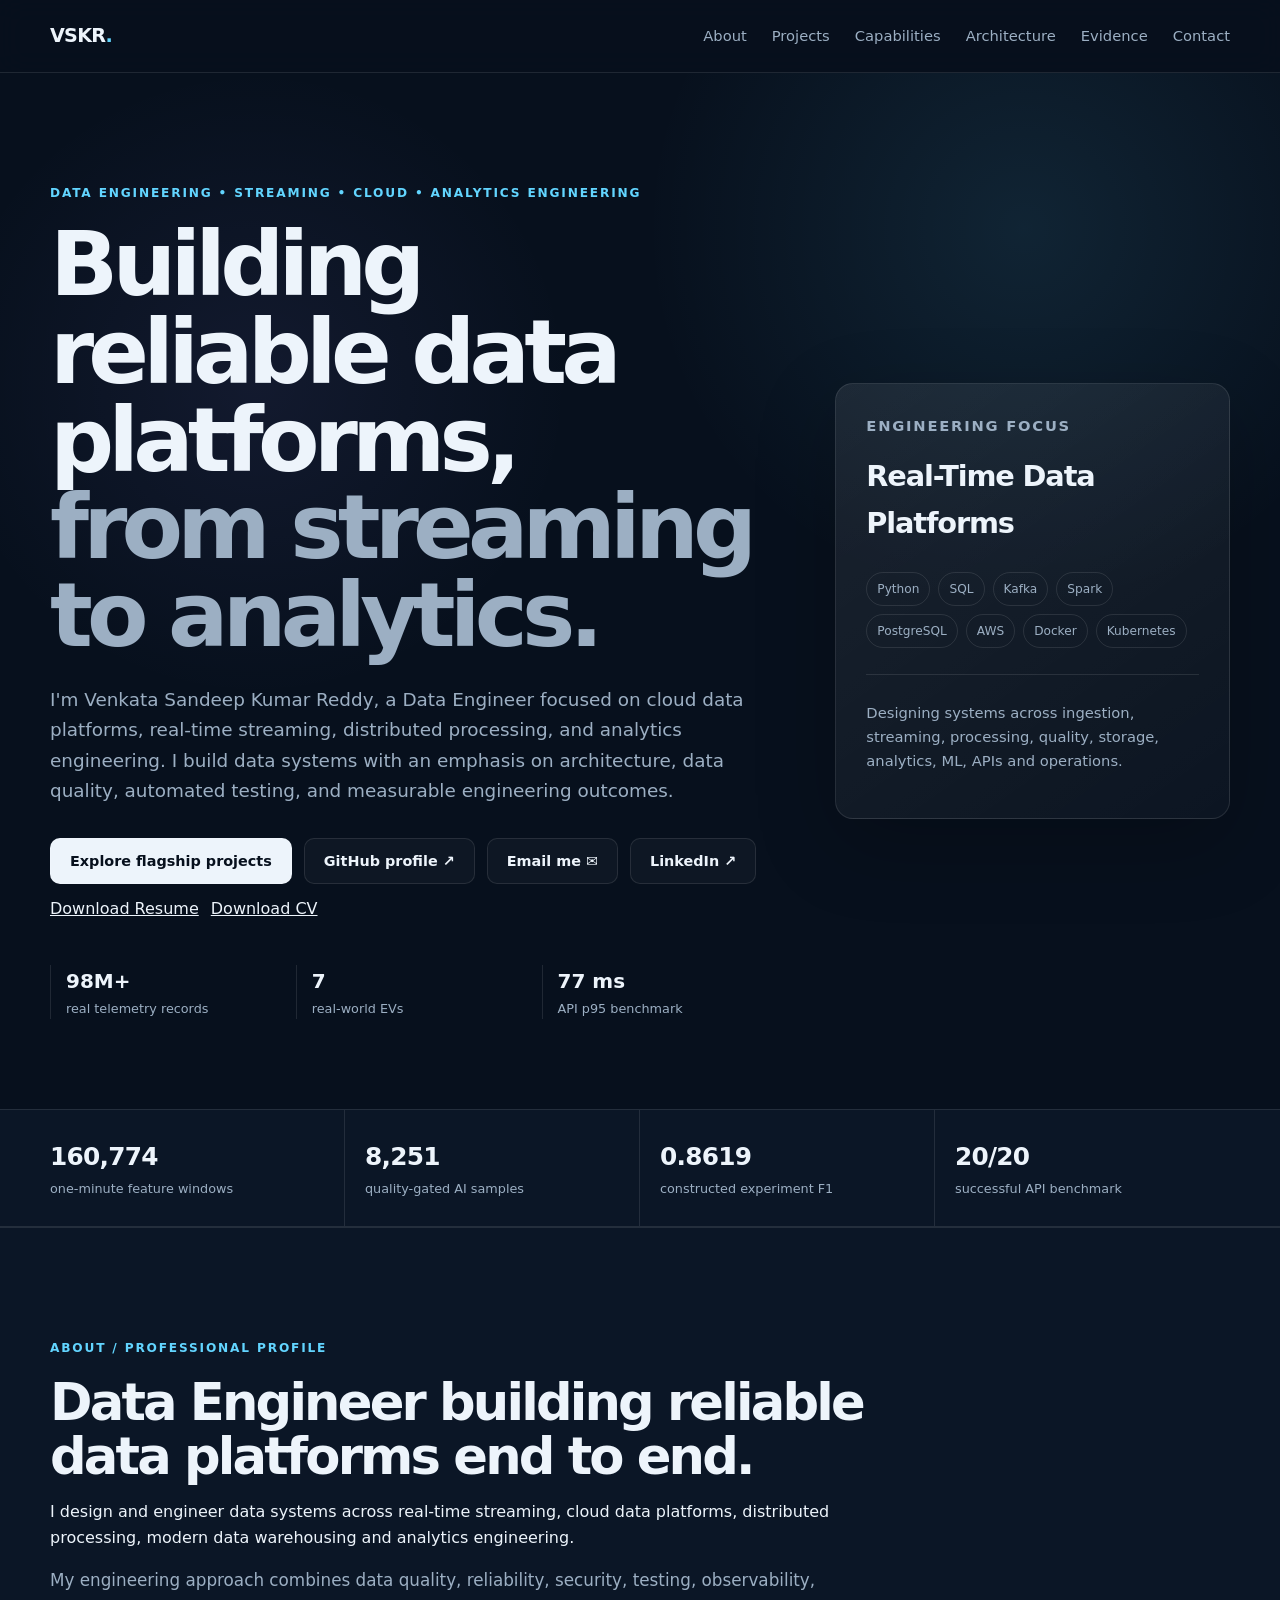
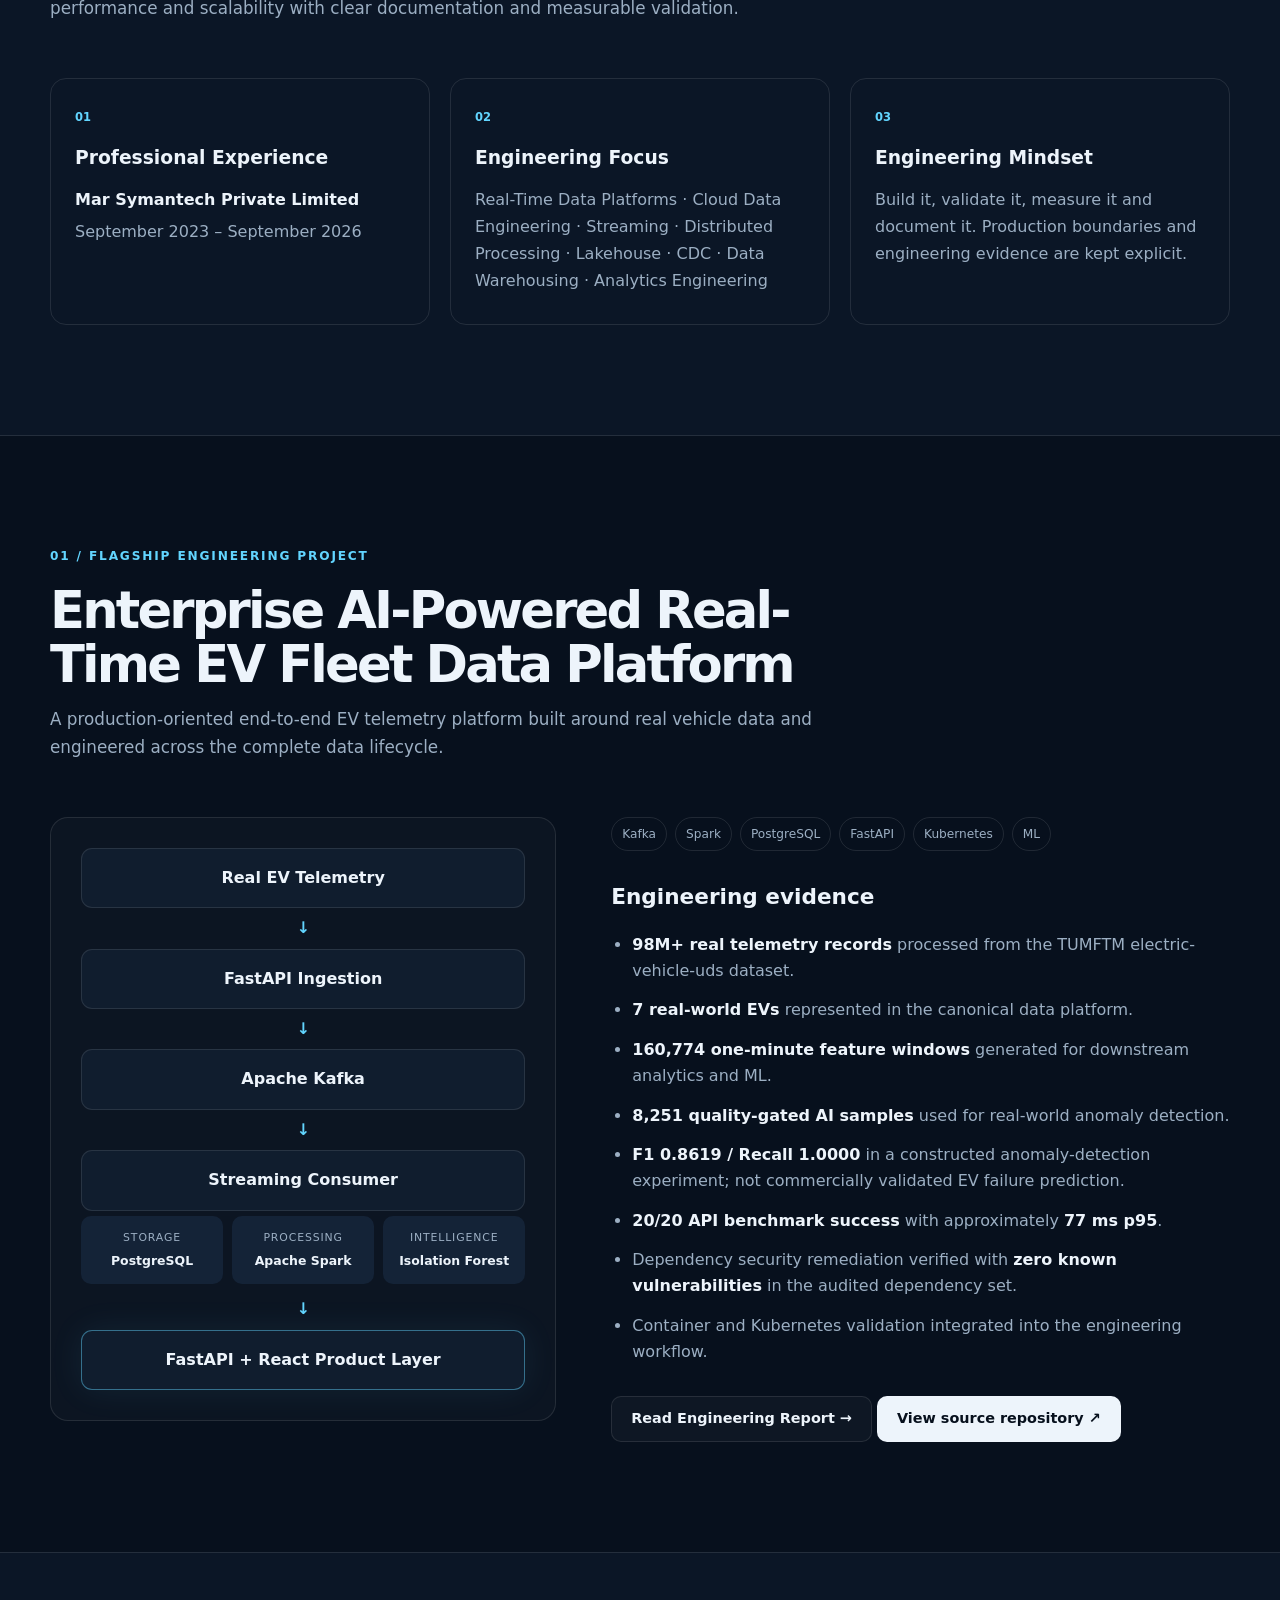
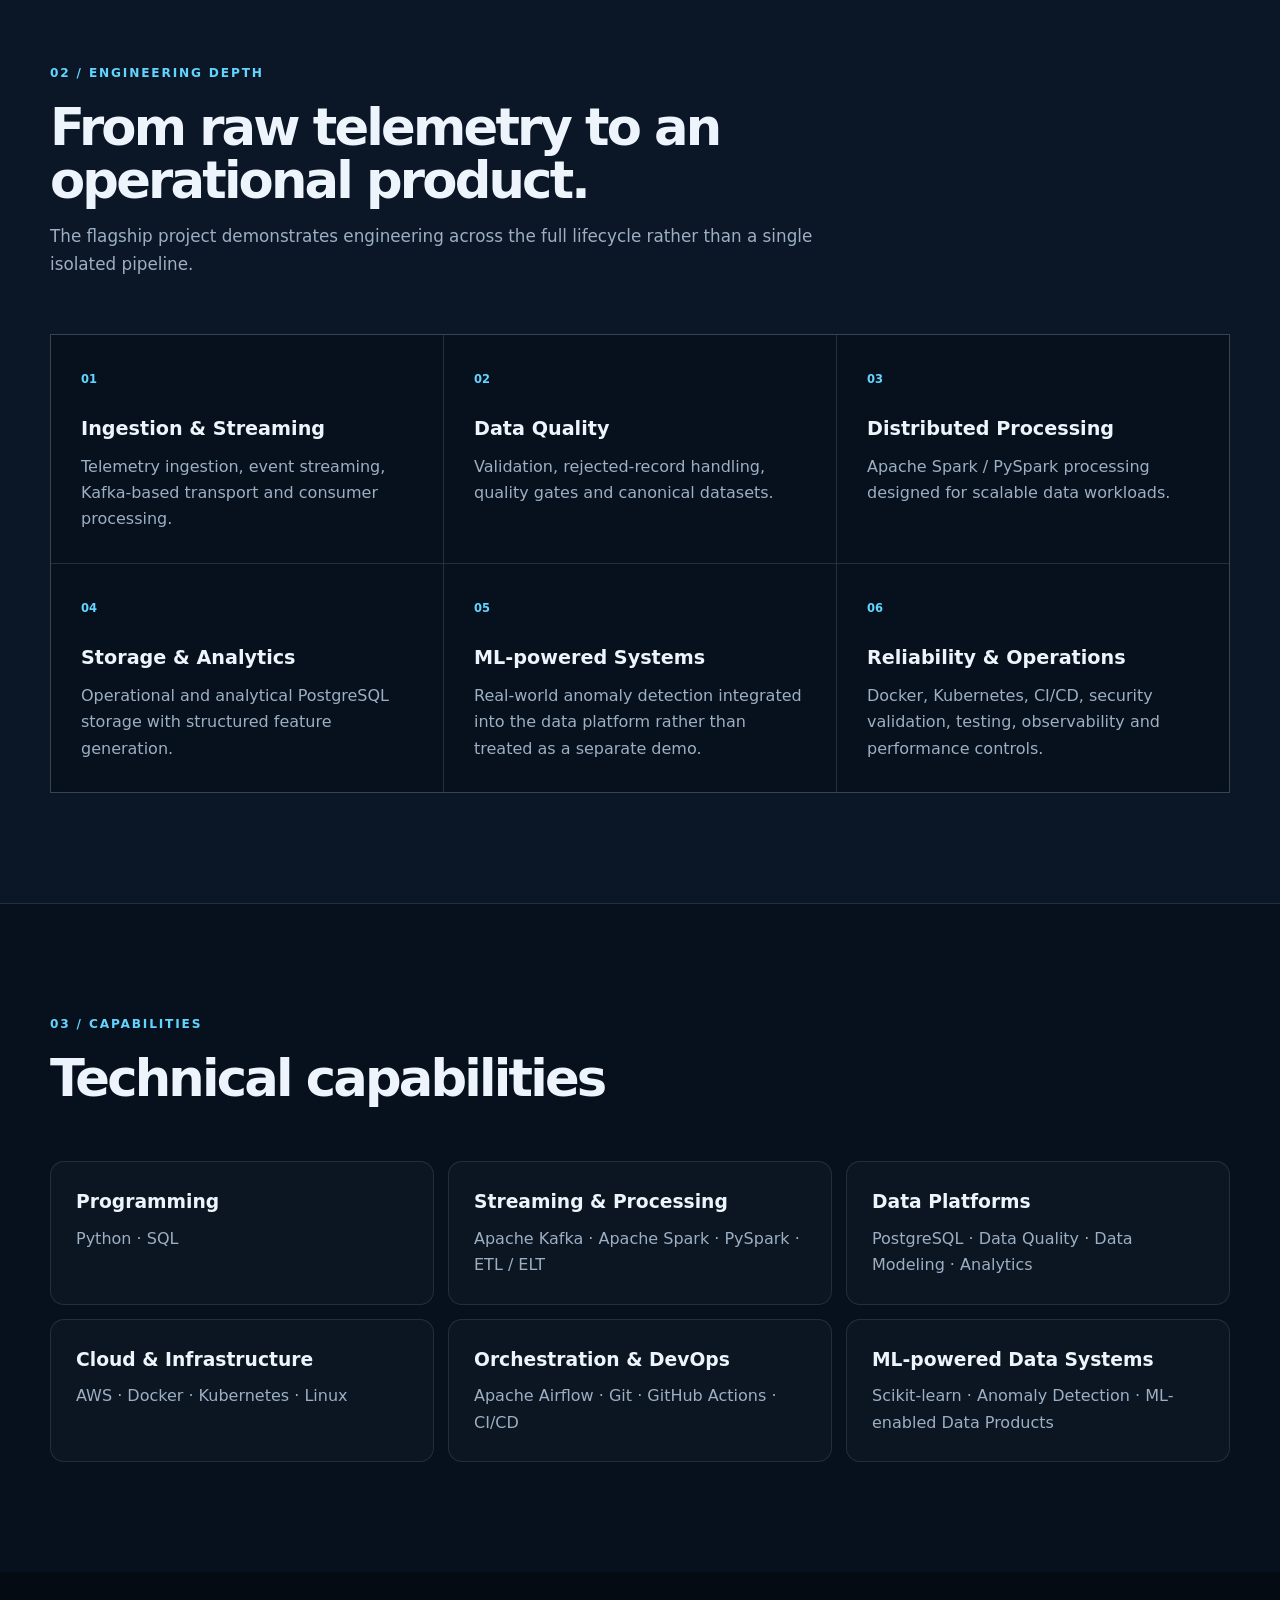
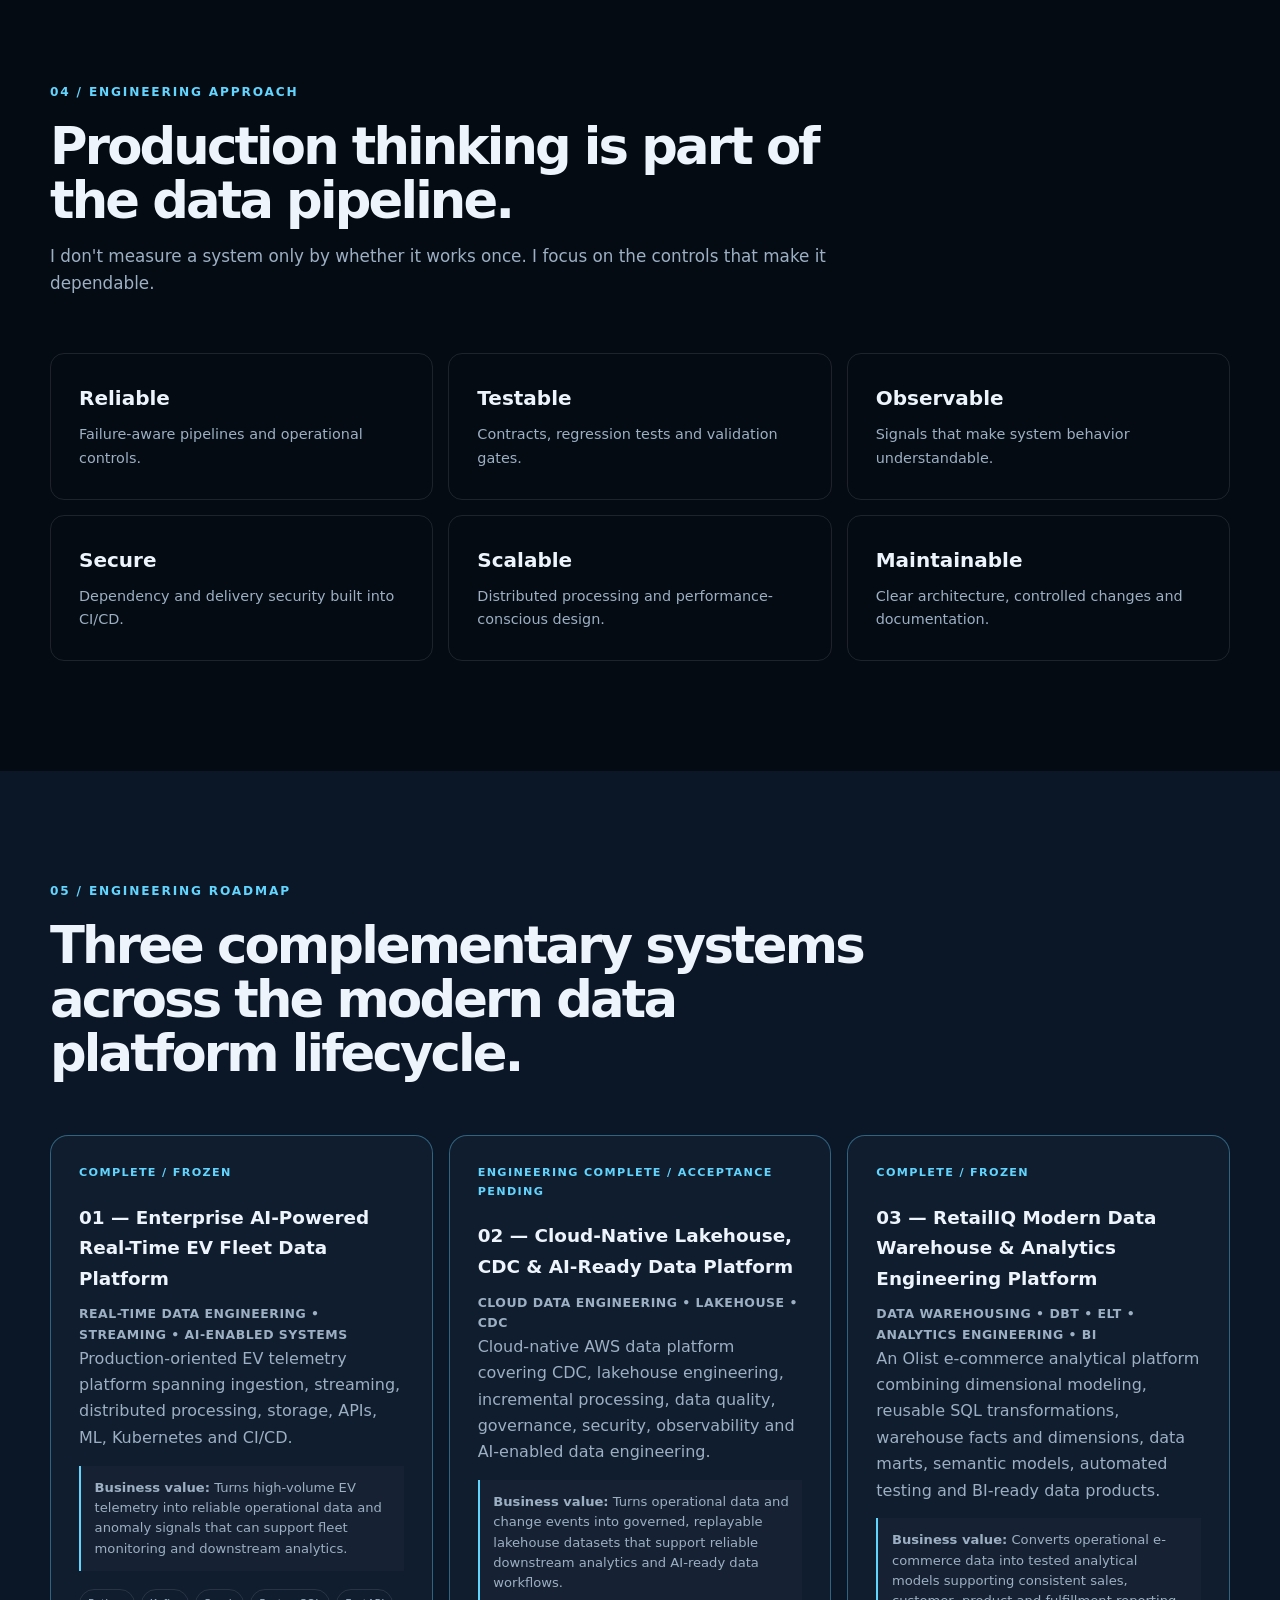
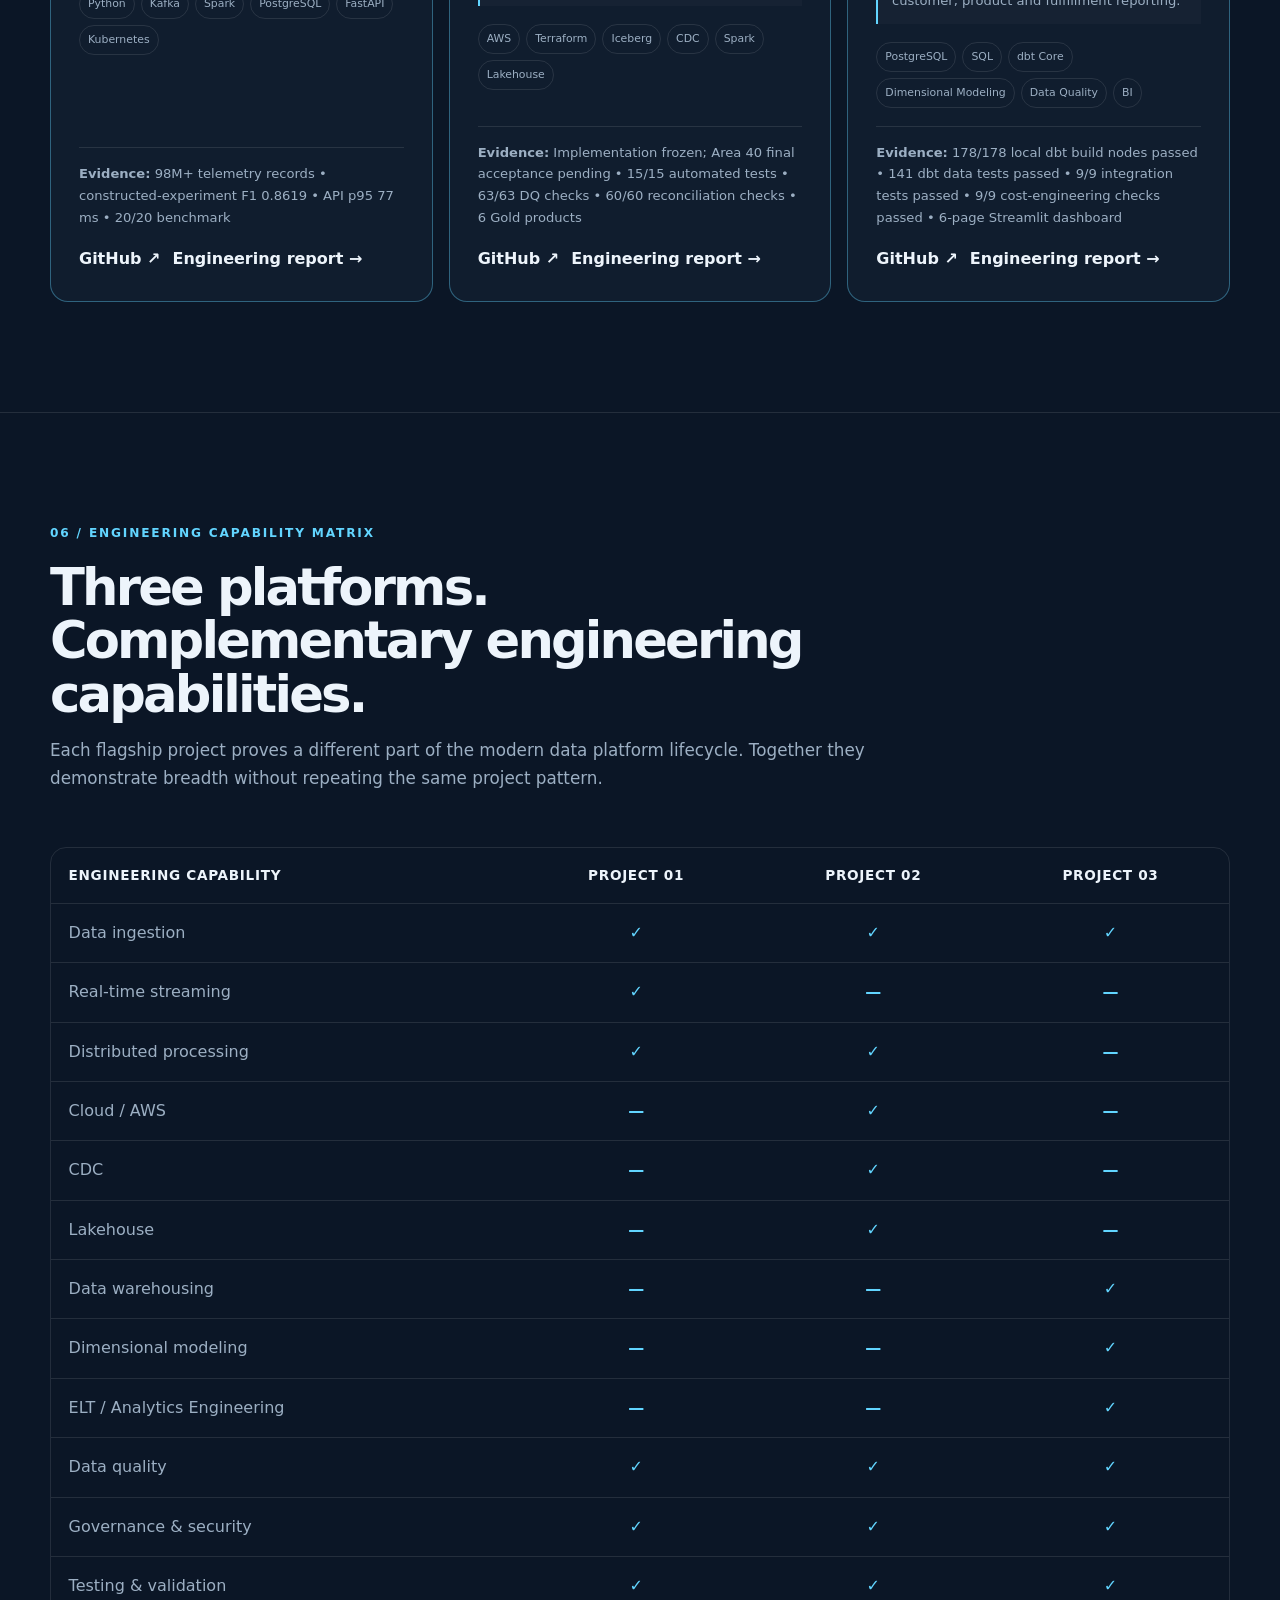
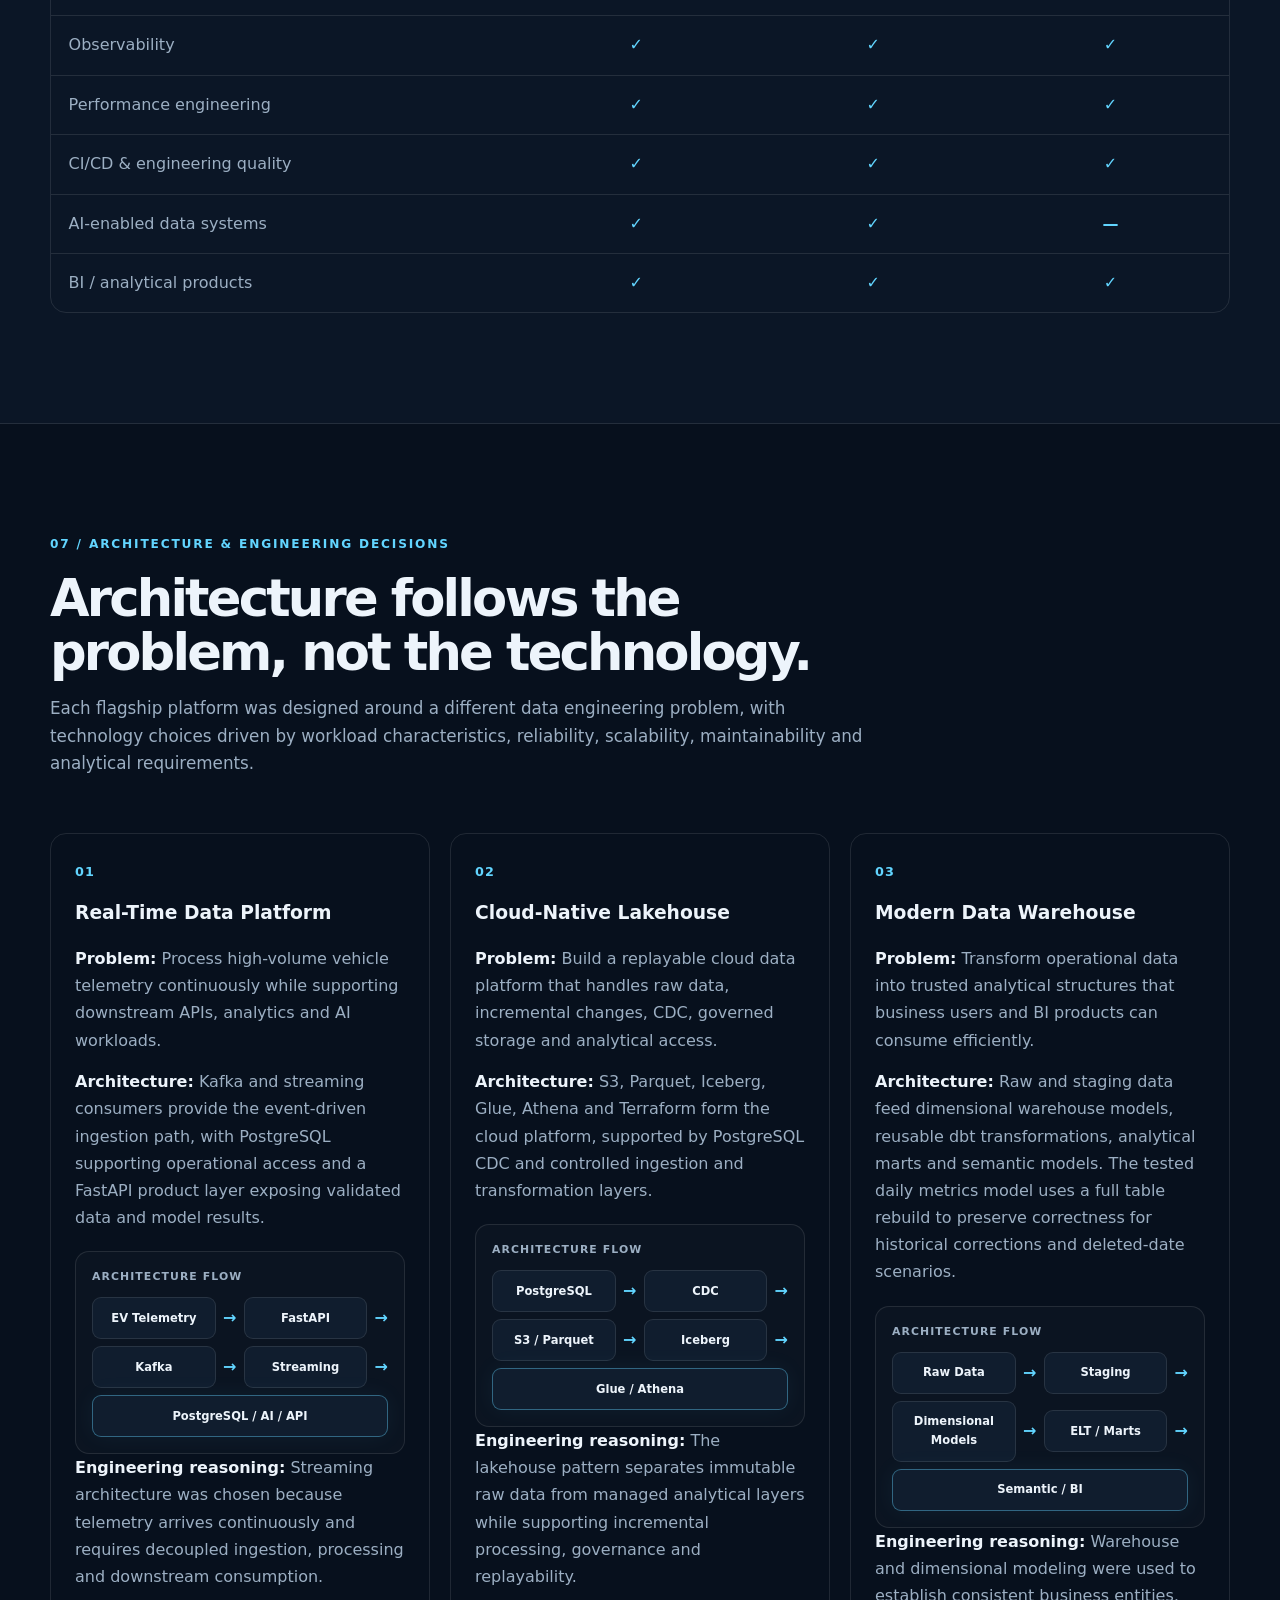
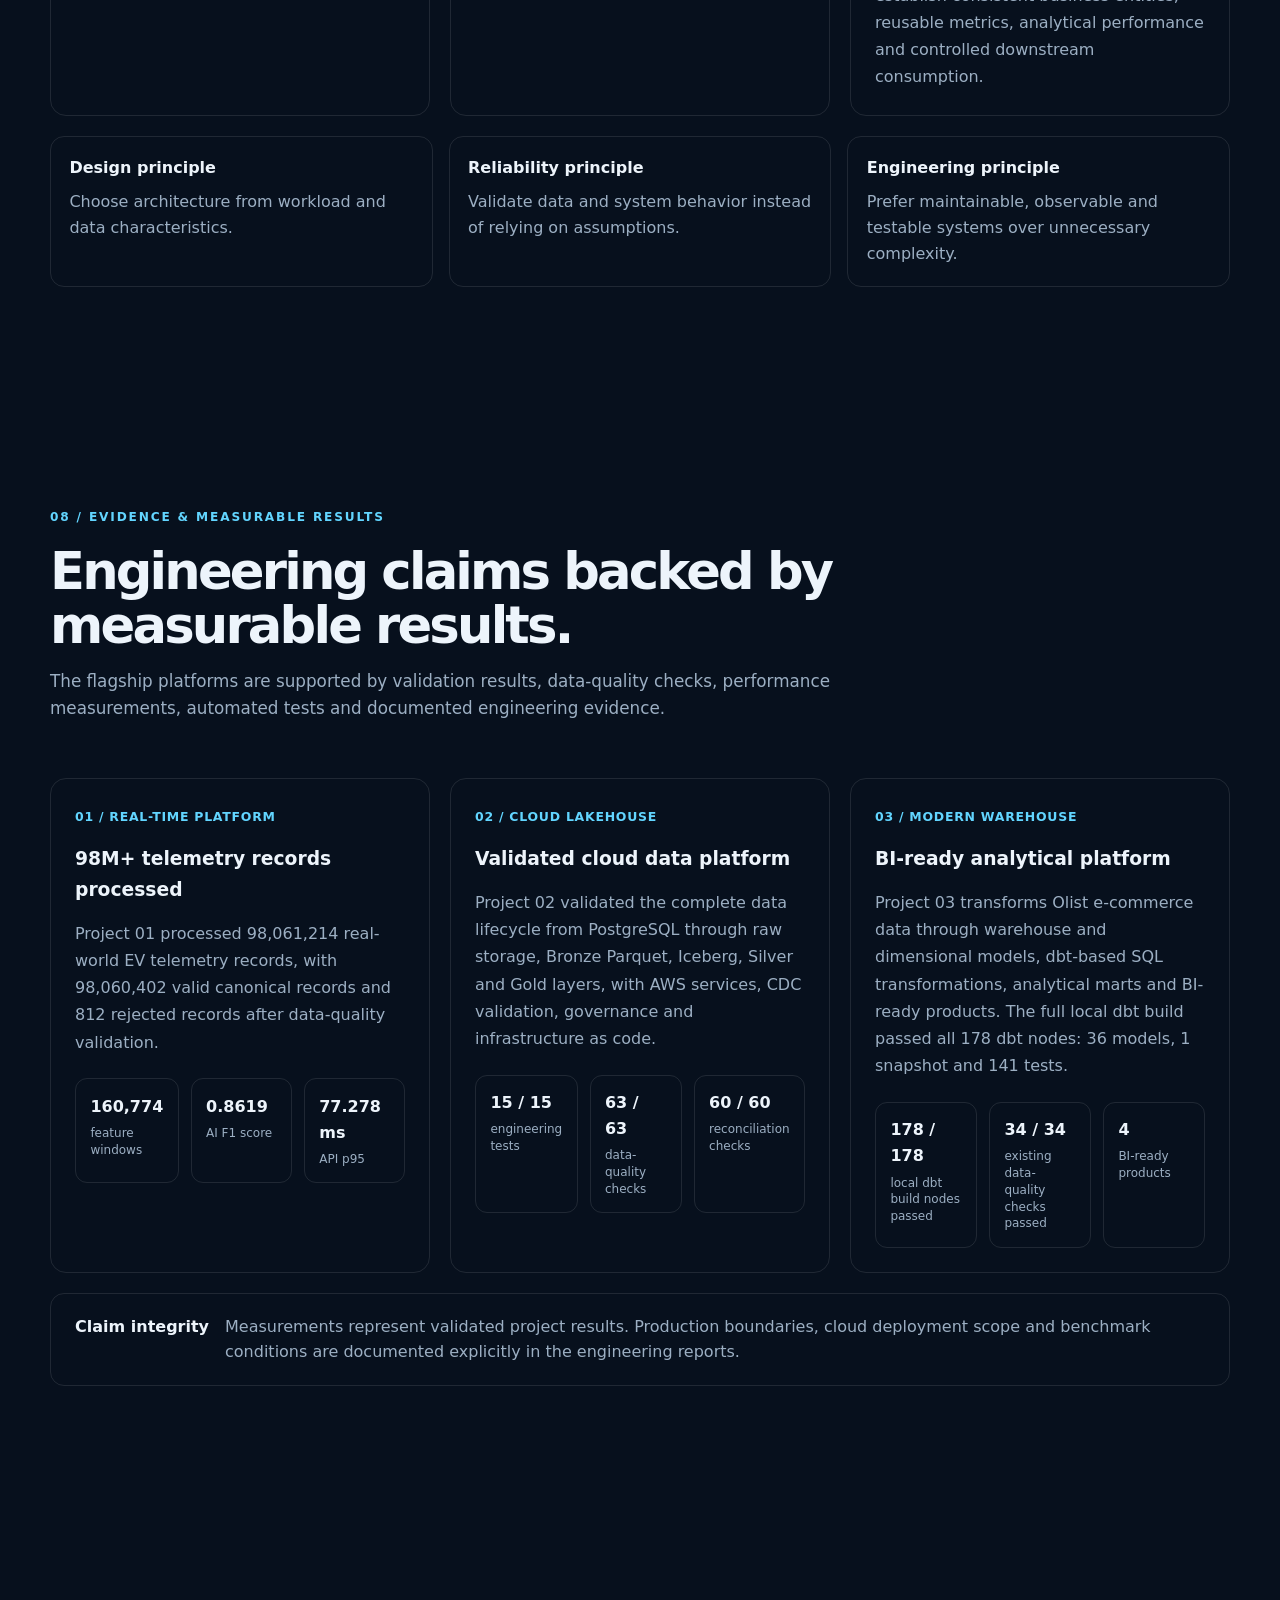
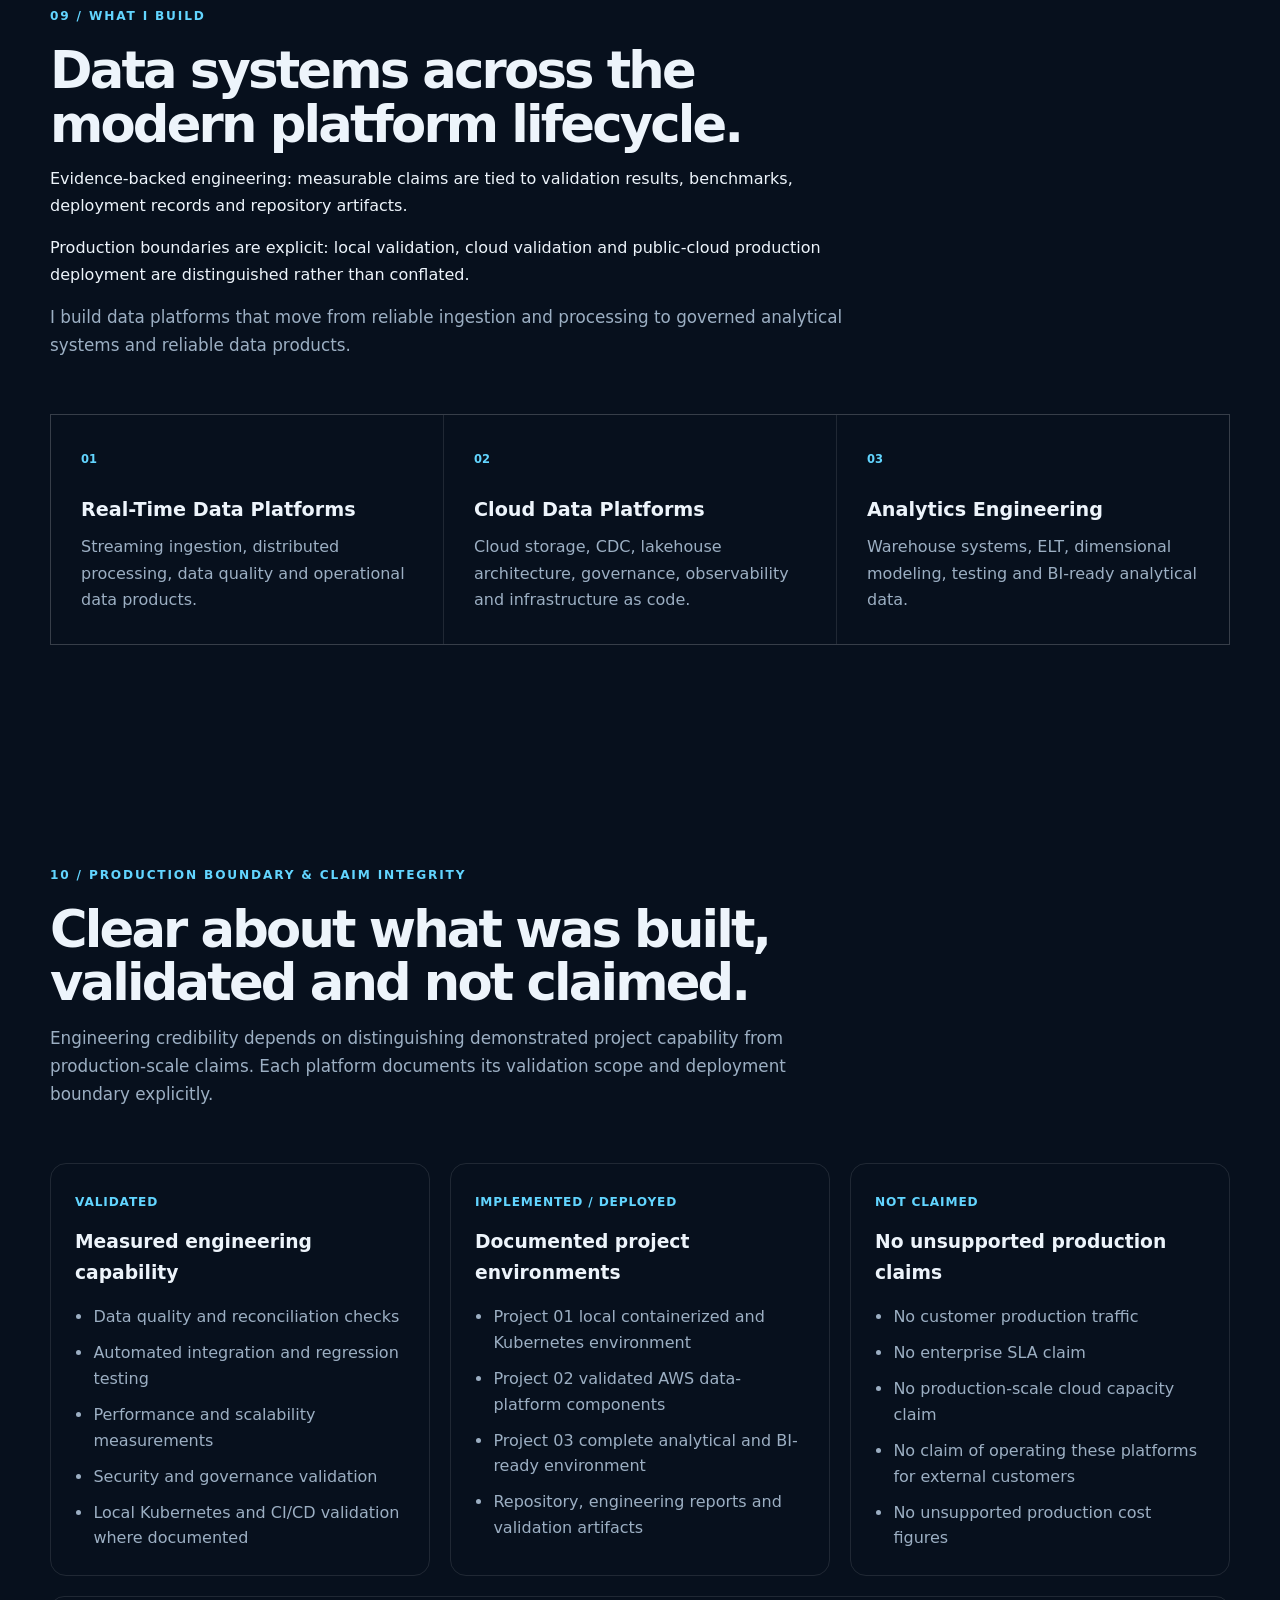
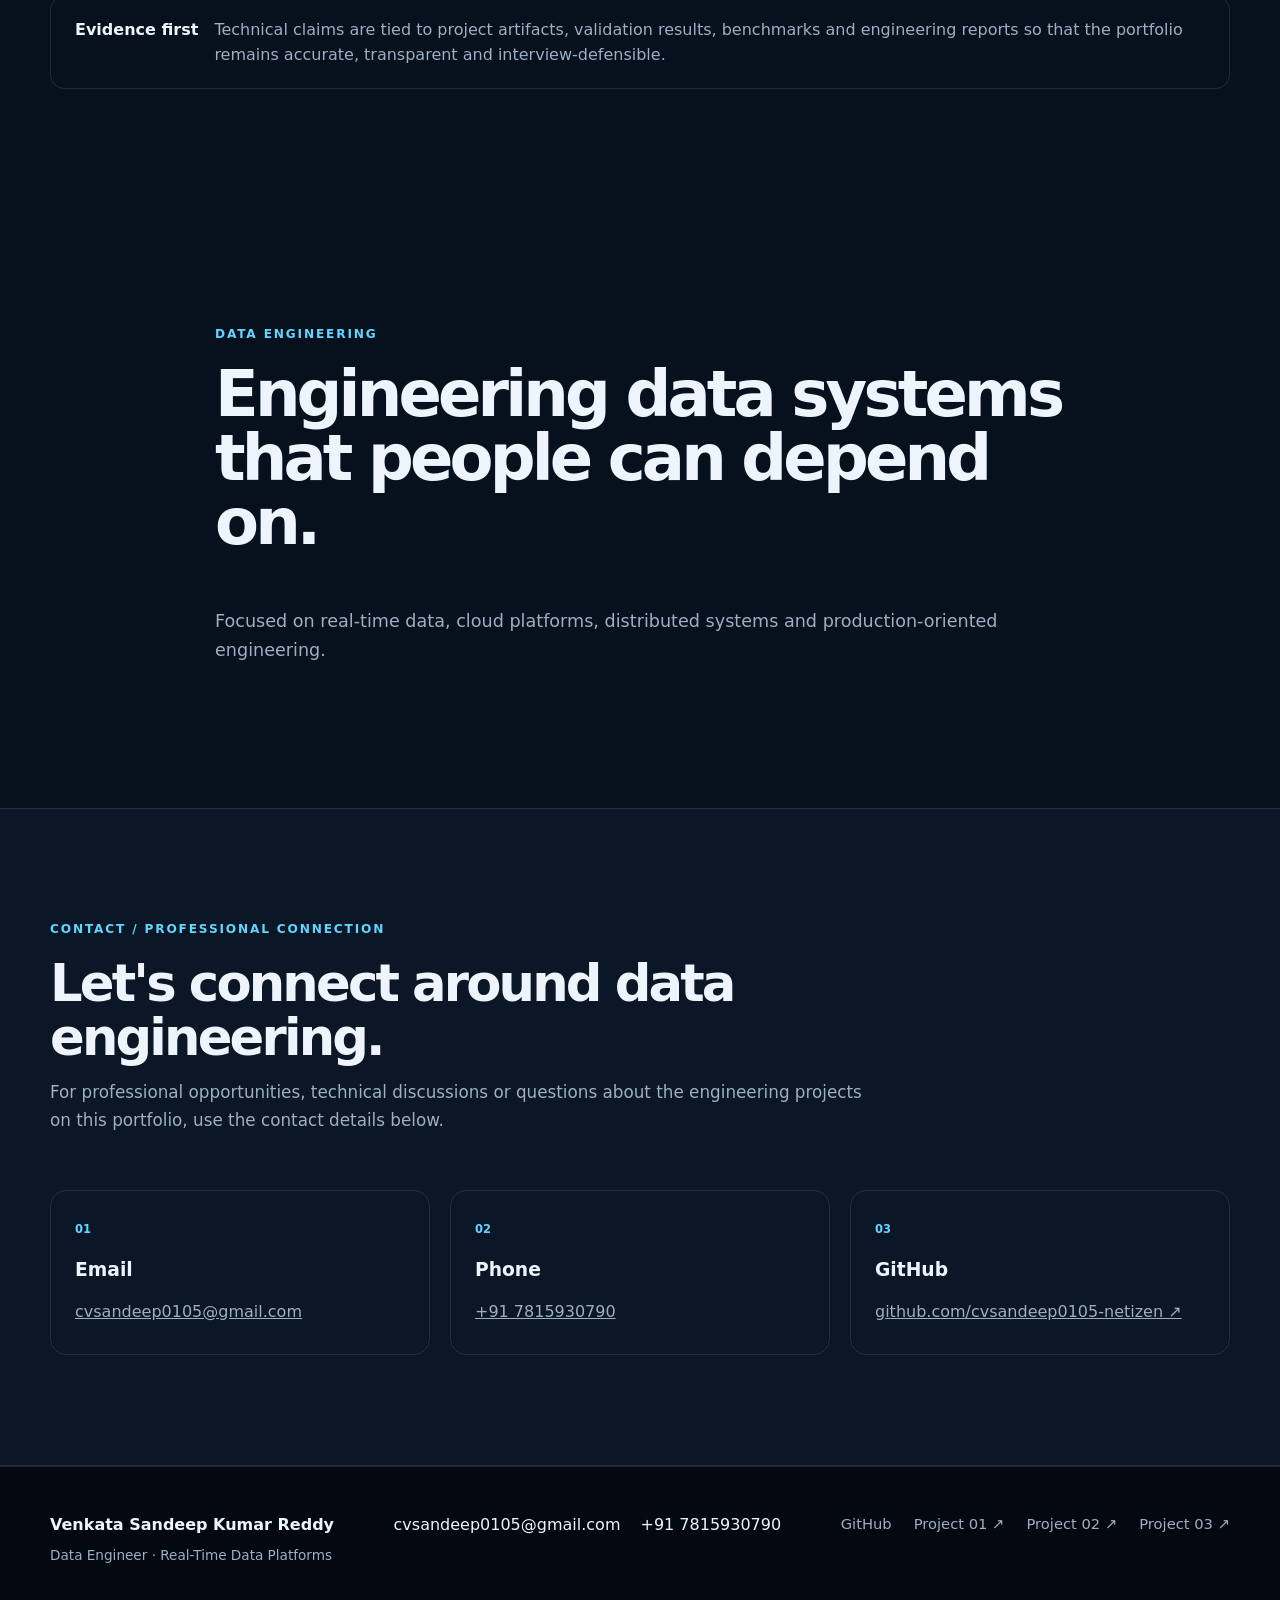
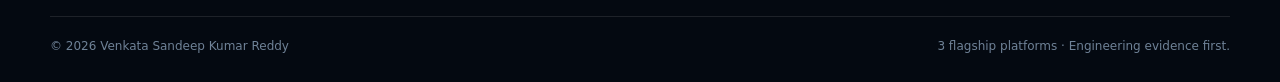
<file: index.html>
<!doctype html>
<html lang="en">
<head>
  <meta charset="utf-8">
  <meta name="viewport" content="width=device-width, initial-scale=1">
  <meta name="description" content="Venkata Sandeep Kumar Reddy &mdash; Data Engineer focused on real-time data platforms, cloud, distributed systems and production-oriented engineering.">
  <meta name="author" content="Venkata Sandeep Kumar Reddy">
  <meta name="theme-color" content="#0b1220">
  <title>Venkata Sandeep Kumar Reddy | Data Engineer</title>
  <link rel="stylesheet" href="styles.css">
</head>

<body>
  <header class="site-header">
    <div class="container nav">
      <a class="brand" href="#top">VSKR<span>.</span></a>

      <nav aria-label="Primary navigation">
        <a href="#about">About</a>
        <a href="#projects">Projects</a>
        <a href="#capabilities">Capabilities</a>
        <a href="#architecture-decisions">Architecture</a>
        <a href="#evidence-results">Evidence</a>
        <a href="#contact">Contact</a>
      </nav>
    </div>
  </header>

  <main id="top">

    <section class="hero">
      <div class="container hero-grid">
        <div>
          <p class="eyebrow">DATA ENGINEERING &bull; STREAMING &bull; CLOUD &bull; ANALYTICS ENGINEERING</p>

          <h1>
            Building reliable data platforms,
            <span>from streaming to analytics.</span>
          </h1>

          <p class="hero-copy">
            I'm Venkata Sandeep Kumar Reddy, a Data Engineer focused on cloud
            data platforms, real-time streaming, distributed processing, and
            analytics engineering. I build data systems with an emphasis on
            architecture, data quality, automated testing, and measurable
            engineering outcomes.
          </p>
          <div class="hero-actions">
            <a class="button primary" href="#projects">Explore flagship projects</a>
            <a class="button secondary" href="https://github.com/cvsandeep0105-netizen" target="_blank" rel="noopener">GitHub profile &#8599;</a>
            <a class="button secondary" href="mailto:cvsandeep0105@gmail.com">Email me &#9993;</a>
            <a class="button secondary" href="https://www.linkedin.com/in/sandeep-reddy-1a9092386" target="_blank" rel="noopener">LinkedIn &#8599;</a>
            <a href="Resume.pdf" target="_blank" rel="noopener">Download Resume</a>
            <a href="CV.pdf" target="_blank" rel="noopener">Download CV</a>
          </div>

          <div class="hero-proof">
            <div>
              <strong>98M+</strong>
              <span>real telemetry records</span>
            </div>
            <div>
              <strong>7</strong>
              <span>real-world EVs</span>
            </div>
            <div>
              <strong>77 ms</strong>
              <span>API p95 benchmark</span>
            </div>
          </div>
        </div>

        <aside class="hero-card">
          <p class="card-label">ENGINEERING FOCUS</p>
          <h2>Real-Time Data Platforms</h2>

          <div class="stack">
            <span>Python</span>
            <span>SQL</span>
            <span>Kafka</span>
            <span>Spark</span>
            <span>PostgreSQL</span>
            <span>AWS</span>
            <span>Docker</span>
            <span>Kubernetes</span>
          </div>

          <div class="card-divider"></div>

          <p>
            Designing systems across ingestion, streaming, processing,
            quality, storage, analytics, ML, APIs and operations.
          </p>
        </aside>
      </div>
    </section>

    <section class="proof-strip">
      <div class="container proof-grid">
        <div>
          <strong>160,774</strong>
          <span>one-minute feature windows</span>
        </div>
        <div>
          <strong>8,251</strong>
          <span>quality-gated AI samples</span>
        </div>
        <div>
          <strong>0.8619</strong>
          <span>constructed experiment F1</span>
        </div>
        <div>
          <strong>20/20</strong>
          <span>successful API benchmark</span>
        </div>
      </div>
    </section>

    <section id="about" class="section section-alt">
      <div class="container">
        <div class="section-heading">
          <p class="eyebrow">ABOUT / PROFESSIONAL PROFILE</p>
          <h2>Data Engineer building reliable data platforms end to end.</h2>
          <p>
            I design and engineer data systems across real-time streaming,
            cloud data platforms, distributed processing, modern data
            warehousing and analytics engineering.
          </p>
          <p>
            My engineering approach combines data quality, reliability,
            security, testing, observability, performance and scalability
            with clear documentation and measurable validation.
          </p>
        </div>

        <div class="about-grid">
          <article>
            <span class="number">01</span>
            <h3>Professional Experience</h3>
            <p><strong>Mar Symantech Private Limited</strong></p>
            <p>September 2023 &ndash; September 2026</p>
          </article>

          <article>
            <span class="number">02</span>
            <h3>Engineering Focus</h3>
            <p>
              Real-Time Data Platforms &middot; Cloud Data Engineering &middot; Streaming &middot;
              Distributed Processing &middot; Lakehouse &middot; CDC &middot; Data Warehousing &middot;
              Analytics Engineering
            </p>
          </article>

          <article>
            <span class="number">03</span>
            <h3>Engineering Mindset</h3>
            <p>
              Build it, validate it, measure it and document it. Production
              boundaries and engineering evidence are kept explicit.
            </p>
          </article>
        </div>
      </div>
    </section>

    <section id="work" class="section">
      <div class="container">
        <div class="section-heading">
          <p class="eyebrow">01 / FLAGSHIP ENGINEERING PROJECT</p>
          <h2>Enterprise AI-Powered Real-Time EV Fleet Data Platform</h2>
          <p>
            A production-oriented end-to-end EV telemetry platform built
            around real vehicle data and engineered across the complete
            data lifecycle.
          </p>
        </div>

        <div class="project-layout">
          <div class="architecture">
            <div class="architecture-node">Real EV Telemetry</div>
            <div class="arrow">&#8595;</div>
            <div class="architecture-node">FastAPI Ingestion</div>
            <div class="arrow">&#8595;</div>
            <div class="architecture-node">Apache Kafka</div>
            <div class="arrow">&#8595;</div>
            <div class="architecture-node">Streaming Consumer</div>

            <div class="architecture-branches">
              <div>
                <span>Storage</span>
                <strong>PostgreSQL</strong>
              </div>
              <div>
                <span>Processing</span>
                <strong>Apache Spark</strong>
              </div>
              <div>
                <span>Intelligence</span>
                <strong>Isolation Forest</strong>
              </div>
            </div>

            <div class="arrow">&#8595;</div>
            <div class="architecture-node highlight">FastAPI + React Product Layer</div>
          </div>

          <div class="project-content">
            <div class="tag-row">
              <span>Kafka</span>
              <span>Spark</span>
              <span>PostgreSQL</span>
              <span>FastAPI</span>
              <span>Kubernetes</span>
              <span>ML</span>
            </div>

            <h3>Engineering evidence</h3>

            <ul class="evidence">
              <li><strong>98M+ real telemetry records</strong> processed from the TUMFTM electric-vehicle-uds dataset.</li>
              <li><strong>7 real-world EVs</strong> represented in the canonical data platform.</li>
              <li><strong>160,774 one-minute feature windows</strong> generated for downstream analytics and ML.</li>
              <li><strong>8,251 quality-gated AI samples</strong> used for real-world anomaly detection.</li>
              <li><strong>F1 0.8619 / Recall 1.0000</strong> in a constructed anomaly-detection experiment; not commercially validated EV failure prediction.</li>
              <li><strong>20/20 API benchmark success</strong> with approximately <strong>77 ms p95</strong>.</li>
              <li>Dependency security remediation verified with <strong>zero known vulnerabilities</strong> in the audited dependency set.</li>
              <li>Container and Kubernetes validation integrated into the engineering workflow.</li>
            </ul>

            <div class="project-links">
              <a class="button secondary" href="engineering-report.html">Read Engineering Report &#8594;</a>
              <a class="button primary" href="https://github.com/cvsandeep0105-netizen/enterprise-ai-real-time-ev-fleet-data-platform" target="_blank" rel="noopener">View source repository &#8599;</a>
            </div>
          </div>
        </div>
      </div>
    </section>

    <section id="engineering" class="section section-alt">
      <div class="container">
        <div class="section-heading">
          <p class="eyebrow">02 / ENGINEERING DEPTH</p>
          <h2>From raw telemetry to an operational product.</h2>
          <p>
            The flagship project demonstrates engineering across the full
            lifecycle rather than a single isolated pipeline.
          </p>
        </div>

        <div class="engineering-grid">
          <article>
            <span class="number">01</span>
            <h3>Ingestion & Streaming</h3>
            <p>Telemetry ingestion, event streaming, Kafka-based transport and consumer processing.</p>
          </article>

          <article>
            <span class="number">02</span>
            <h3>Data Quality</h3>
            <p>Validation, rejected-record handling, quality gates and canonical datasets.</p>
          </article>

          <article>
            <span class="number">03</span>
            <h3>Distributed Processing</h3>
            <p>Apache Spark / PySpark processing designed for scalable data workloads.</p>
          </article>

          <article>
            <span class="number">04</span>
            <h3>Storage & Analytics</h3>
            <p>Operational and analytical PostgreSQL storage with structured feature generation.</p>
          </article>

          <article>
            <span class="number">05</span>
            <h3>ML-powered Systems</h3>
            <p>Real-world anomaly detection integrated into the data platform rather than treated as a separate demo.</p>
          </article>

          <article>
            <span class="number">06</span>
            <h3>Reliability & Operations</h3>
            <p>Docker, Kubernetes, CI/CD, security validation, testing, observability and performance controls.</p>
          </article>
        </div>
      </div>
    </section>
    <section id="capabilities" class="section">
      <div class="container">
        <div class="section-heading">
          <p class="eyebrow">03 / CAPABILITIES</p>
          <h2>Technical capabilities</h2>
        </div>

        <div class="capability-grid">
          <article class="capability-card">
            <h3>Programming</h3>
            <p>Python &middot; SQL</p>
          </article>

          <article class="capability-card">
            <h3>Streaming & Processing</h3>
            <p>Apache Kafka &middot; Apache Spark &middot; PySpark &middot; ETL / ELT</p>
          </article>

          <article class="capability-card">
            <h3>Data Platforms</h3>
            <p>PostgreSQL &middot; Data Quality &middot; Data Modeling &middot; Analytics</p>
          </article>

          <article class="capability-card">
            <h3>Cloud & Infrastructure</h3>
            <p>AWS &middot; Docker &middot; Kubernetes &middot; Linux</p>
          </article>

          <article class="capability-card">
            <h3>Orchestration & DevOps</h3>
            <p>Apache Airflow &middot; Git &middot; GitHub Actions &middot; CI/CD</p>
          </article>

          <article class="capability-card">
            <h3>ML-powered Data Systems</h3>
            <p>Scikit-learn &middot; Anomaly Detection &middot; ML-enabled Data Products</p>
          </article>
        </div>
      </div>
    </section>

    <section id="approach" class="section section-dark">
      <div class="container">
        <div class="section-heading">
          <p class="eyebrow">04 / ENGINEERING APPROACH</p>
          <h2>Production thinking is part of the data pipeline.</h2>
          <p>
            I don't measure a system only by whether it works once.
            I focus on the controls that make it dependable.
          </p>
        </div>

        <div class="principles">
          <div>
            <strong>Reliable</strong>
            <span>Failure-aware pipelines and operational controls.</span>
          </div>
          <div>
            <strong>Testable</strong>
            <span>Contracts, regression tests and validation gates.</span>
          </div>
          <div>
            <strong>Observable</strong>
            <span>Signals that make system behavior understandable.</span>
          </div>
          <div>
            <strong>Secure</strong>
            <span>Dependency and delivery security built into CI/CD.</span>
          </div>
          <div>
            <strong>Scalable</strong>
            <span>Distributed processing and performance-conscious design.</span>
          </div>
          <div>
            <strong>Maintainable</strong>
            <span>Clear architecture, controlled changes and documentation.</span>
          </div>
        </div>
      </div>
    </section>

    <section id="projects" class="section roadmap">
      <div class="container">
        <div class="section-heading">
          <p class="eyebrow">05 / ENGINEERING ROADMAP</p>
          <h2>Three complementary systems across the modern data platform lifecycle.</h2>
        </div>

        <div class="roadmap-grid">
          <article class="roadmap-card active">
            <span class="status">COMPLETE / FROZEN</span>
            <h3>01 &#8212; Enterprise AI-Powered Real-Time EV Fleet Data Platform</h3>
            <p class="project-focus">Real-Time Data Engineering &#8226; Streaming &#8226; AI-Enabled Systems</p>
            <p>Production-oriented EV telemetry platform spanning ingestion, streaming, distributed processing, storage, APIs, ML, Kubernetes and CI/CD.</p>
            <p class="project-business"><strong>Business value:</strong> Turns high-volume EV telemetry into reliable operational data and anomaly signals that can support fleet monitoring and downstream analytics.</p>
            <div class="project-tech"><span>Python</span><span>Kafka</span><span>Spark</span><span>PostgreSQL</span><span>FastAPI</span><span>Kubernetes</span></div>
            <div class="project-evidence"><strong>Evidence:</strong> 98M+ telemetry records &#8226; constructed-experiment F1 0.8619 &#8226; API p95 77 ms &#8226; 20/20 benchmark</div>
            <div class="project-links"><a href="https://github.com/cvsandeep0105-netizen/enterprise-ai-real-time-ev-fleet-data-platform" target="_blank" rel="noopener">GitHub &#8599;</a><a href="engineering-report.html">Engineering report &#8594;</a></div>
          </article>

          <article class="roadmap-card active">
            <span class="status">ENGINEERING COMPLETE / ACCEPTANCE PENDING</span>
            <h3>02 &#8212; Cloud-Native Lakehouse, CDC &amp; AI-Ready Data Platform</h3>
            <p class="project-focus">Cloud Data Engineering &#8226; Lakehouse &#8226; CDC</p>
            <p>Cloud-native AWS data platform covering CDC, lakehouse engineering, incremental processing, data quality, governance, security, observability and AI-enabled data engineering.</p>
            <p class="project-business"><strong>Business value:</strong> Turns operational data and change events into governed, replayable lakehouse datasets that support reliable downstream analytics and AI-ready data workflows.</p>
            <div class="project-tech"><span>AWS</span><span>Terraform</span><span>Iceberg</span><span>CDC</span><span>Spark</span><span>Lakehouse</span></div>
            <div class="project-evidence"><strong>Evidence:</strong> Implementation frozen; Area 40 final acceptance pending &#8226; 15/15 automated tests &#8226; 63/63 DQ checks &#8226; 60/60 reconciliation checks &#8226; 6 Gold products</div>
            <div class="project-links"><a href="https://github.com/cvsandeep0105-netizen/cloud-native-lakehouse-cdc-platform" target="_blank" rel="noopener">GitHub &#8599;</a><a href="project02-engineering-report.html">Engineering report &#8594;</a></div>
          </article>

          <article class="roadmap-card active">
            <span class="status">COMPLETE / FROZEN</span>
            <h3>03 &#8212; RetailIQ Modern Data Warehouse &amp; Analytics Engineering Platform</h3>
            <p class="project-focus">Data Warehousing &#8226; dbt &#8226; ELT &#8226; Analytics Engineering &#8226; BI</p>
            <p>An Olist e-commerce analytical platform combining dimensional modeling, reusable SQL transformations, warehouse facts and dimensions, data marts, semantic models, automated testing and BI-ready data products.</p>
            <p class="project-business"><strong>Business value:</strong> Converts operational e-commerce data into tested analytical models supporting consistent sales, customer, product and fulfillment reporting.</p>
            <div class="project-tech"><span>PostgreSQL</span><span>SQL</span><span>dbt Core</span><span>Dimensional Modeling</span><span>Data Quality</span><span>BI</span></div>
            <div class="project-evidence"><strong>Evidence:</strong> 178/178 local dbt build nodes passed &#8226; 141 dbt data tests passed &#8226; 9/9 integration tests passed &#8226; 9/9 cost-engineering checks passed &#8226; 6-page Streamlit dashboard</div>
            <div class="project-links"><a href="https://github.com/cvsandeep0105-netizen/retailiq-modern-data-warehouse" target="_blank" rel="noopener">GitHub &#8599;</a><a href="project03-engineering-report.html">Engineering report &#8594;</a></div>
          </article>
        </div>
      </div>
    </section>

    <section id="capability-matrix" class="section section-alt">
      <div class="container">
        <div class="section-heading">
          <p class="eyebrow">06 / ENGINEERING CAPABILITY MATRIX</p>
          <h2>Three platforms. Complementary engineering capabilities.</h2>
          <p>
            Each flagship project proves a different part of the modern data
            platform lifecycle. Together they demonstrate breadth without
            repeating the same project pattern.
          </p>
        </div>

        <div class="capability-table-wrap">
          <table class="capability-table">
            <thead>
              <tr>
                <th>Engineering Capability</th>
                <th>Project 01</th>
                <th>Project 02</th>
                <th>Project 03</th>
              </tr>
            </thead>
            <tbody>
              <tr><td>Data ingestion</td><td>&#10003;</td><td>&#10003;</td><td>&#10003;</td></tr>
              <tr><td>Real-time streaming</td><td>&#10003;</td><td>&#8212;</td><td>&#8212;</td></tr>
              <tr><td>Distributed processing</td><td>&#10003;</td><td>&#10003;</td><td>&#8212;</td></tr>
              <tr><td>Cloud / AWS</td><td>&#8212;</td><td>&#10003;</td><td>&#8212;</td></tr>
              <tr><td>CDC</td><td>&#8212;</td><td>&#10003;</td><td>&#8212;</td></tr>
              <tr><td>Lakehouse</td><td>&#8212;</td><td>&#10003;</td><td>&#8212;</td></tr>
              <tr><td>Data warehousing</td><td>&#8212;</td><td>&#8212;</td><td>&#10003;</td></tr>
              <tr><td>Dimensional modeling</td><td>&#8212;</td><td>&#8212;</td><td>&#10003;</td></tr>
              <tr><td>ELT / Analytics Engineering</td><td>&#8212;</td><td>&#8212;</td><td>&#10003;</td></tr>
              <tr><td>Data quality</td><td>&#10003;</td><td>&#10003;</td><td>&#10003;</td></tr>
              <tr><td>Governance &amp; security</td><td>&#10003;</td><td>&#10003;</td><td>&#10003;</td></tr>
              <tr><td>Testing &amp; validation</td><td>&#10003;</td><td>&#10003;</td><td>&#10003;</td></tr>
              <tr><td>Observability</td><td>&#10003;</td><td>&#10003;</td><td>&#10003;</td></tr>
              <tr><td>Performance engineering</td><td>&#10003;</td><td>&#10003;</td><td>&#10003;</td></tr>
              <tr><td>CI/CD &amp; engineering quality</td><td>&#10003;</td><td>&#10003;</td><td>&#10003;</td></tr>
              <tr><td>AI-enabled data systems</td><td>&#10003;</td><td>&#10003;</td><td>&#8212;</td></tr>
              <tr><td>BI / analytical products</td><td>&#10003;</td><td>&#10003;</td><td>&#10003;</td></tr>
            </tbody>
          </table>
        </div>
      </div>
    </section>
    <section id="architecture-decisions" class="section architecture-decisions">
      <div class="container">
        <div class="section-heading">
          <p class="eyebrow">07 / ARCHITECTURE &amp; ENGINEERING DECISIONS</p>
          <h2>Architecture follows the problem, not the technology.</h2>
          <p>
            Each flagship platform was designed around a different data engineering problem,
            with technology choices driven by workload characteristics, reliability,
            scalability, maintainability and analytical requirements.
          </p>
        </div>

        <div class="decision-grid">
          <article class="decision-card">
            <span class="decision-number">01</span>
            <h3>Real-Time Data Platform</h3>
            <p>
              <strong>Problem:</strong> Process high-volume vehicle telemetry continuously
              while supporting downstream APIs, analytics and AI workloads.
            </p>
            <p>
              <strong>Architecture:</strong> Kafka and streaming consumers provide the
              event-driven ingestion path, with PostgreSQL supporting operational access
              and a FastAPI product layer exposing validated data and model results.
            </p>
            <div class="architecture-visual" aria-label="Project 01 architecture flow">
              <div class="flow-label">Architecture flow</div>
              <div class="flow-track">
                <span class="flow-node">EV Telemetry</span>
                <b class="flow-arrow">&rarr;</b>
                <span class="flow-node">FastAPI</span>
                <b class="flow-arrow">&rarr;</b>
                <span class="flow-node">Kafka</span>
                <b class="flow-arrow">&rarr;</b>
                <span class="flow-node">Streaming</span>
                <b class="flow-arrow">&rarr;</b>
                <span class="flow-node highlight">PostgreSQL / AI / API</span>
              </div>
            </div>
            <p>
              <strong>Engineering reasoning:</strong> Streaming architecture was chosen
              because telemetry arrives continuously and requires decoupled ingestion,
              processing and downstream consumption.
            </p>
          </article>

          <article class="decision-card">
            <span class="decision-number">02</span>
            <h3>Cloud-Native Lakehouse</h3>
            <p>
              <strong>Problem:</strong> Build a replayable cloud data platform that handles
              raw data, incremental changes, CDC, governed storage and analytical access.
            </p>
            <p>
              <strong>Architecture:</strong> S3, Parquet, Iceberg, Glue, Athena and
              Terraform form the cloud platform, supported by PostgreSQL CDC and controlled
              ingestion and transformation layers.
            </p>
            <div class="architecture-visual" aria-label="Project 02 architecture flow">
              <div class="flow-label">Architecture flow</div>
              <div class="flow-track">
                <span class="flow-node">PostgreSQL</span>
                <b class="flow-arrow">&rarr;</b>
                <span class="flow-node">CDC</span>
                <b class="flow-arrow">&rarr;</b>
                <span class="flow-node">S3 / Parquet</span>
                <b class="flow-arrow">&rarr;</b>
                <span class="flow-node">Iceberg</span>
                <b class="flow-arrow">&rarr;</b>
                <span class="flow-node highlight">Glue / Athena</span>
              </div>
            </div>
            <p>
              <strong>Engineering reasoning:</strong> The lakehouse pattern separates
              immutable raw data from managed analytical layers while supporting
              incremental processing, governance and replayability.
            </p>
          </article>

          <article class="decision-card">
            <span class="decision-number">03</span>
            <h3>Modern Data Warehouse</h3>
            <p>
              <strong>Problem:</strong> Transform operational data into trusted analytical
              structures that business users and BI products can consume efficiently.
            </p>
            <p>
              <strong>Architecture:</strong> Raw and staging data feed dimensional warehouse
              models, reusable dbt transformations, analytical marts and semantic models.
              The tested daily metrics model uses a full table rebuild to preserve
              correctness for historical corrections and deleted-date scenarios.
            </p>
            <div class="architecture-visual" aria-label="Project 03 architecture flow">
              <div class="flow-label">Architecture flow</div>
              <div class="flow-track">
                <span class="flow-node">Raw Data</span>
                <b class="flow-arrow">&rarr;</b>
                <span class="flow-node">Staging</span>
                <b class="flow-arrow">&rarr;</b>
                <span class="flow-node">Dimensional Models</span>
                <b class="flow-arrow">&rarr;</b>
                <span class="flow-node">ELT / Marts</span>
                <b class="flow-arrow">&rarr;</b>
                <span class="flow-node highlight">Semantic / BI</span>
              </div>
            </div>
            <p>
              <strong>Engineering reasoning:</strong> Warehouse and dimensional modeling
              were used to establish consistent business entities, reusable metrics,
              analytical performance and controlled downstream consumption.
            </p>
          </article>
        </div>

        <div class="decision-principles">
          <div>
            <strong>Design principle</strong>
            <span>Choose architecture from workload and data characteristics.</span>
          </div>
          <div>
            <strong>Reliability principle</strong>
            <span>Validate data and system behavior instead of relying on assumptions.</span>
          </div>
          <div>
            <strong>Engineering principle</strong>
            <span>Prefer maintainable, observable and testable systems over unnecessary complexity.</span>
          </div>
        </div>
      </div>
    </section>

    <section id="evidence-results" class="section evidence-results">
      <div class="container">
        <div class="section-heading">
          <p class="eyebrow">08 / EVIDENCE &amp; MEASURABLE RESULTS</p>
          <h2>Engineering claims backed by measurable results.</h2>
          <p>
            The flagship platforms are supported by validation results, data-quality
            checks, performance measurements, automated tests and documented engineering evidence.
          </p>
        </div>

        <div class="evidence-grid">
          <article class="evidence-card">
            <span class="number">01 / REAL-TIME PLATFORM</span>
            <h3>98M+ telemetry records processed</h3>
            <p>
              Project 01 processed 98,061,214 real-world EV telemetry records,
              with 98,060,402 valid canonical records and 812 rejected records
              after data-quality validation.
            </p>
            <div class="evidence-metrics">
              <div>
                <strong>160,774</strong>
                <span>feature windows</span>
              </div>
              <div>
                <strong>0.8619</strong>
                <span>AI F1 score</span>
              </div>
              <div>
                <strong>77.278 ms</strong>
                <span>API p95</span>
              </div>
            </div>
          </article>

          <article class="evidence-card">
            <span class="number">02 / CLOUD LAKEHOUSE</span>
            <h3>Validated cloud data platform</h3>
            <p>
              Project 02 validated the complete data lifecycle from PostgreSQL
              through raw storage, Bronze Parquet, Iceberg, Silver and Gold layers,
              with AWS services, CDC validation, governance and infrastructure as code.
            </p>
            <div class="evidence-metrics">
              <div>
                <strong>15 / 15</strong>
                <span>engineering tests</span>
              </div>
              <div>
                <strong>63 / 63</strong>
                <span>data-quality checks</span>
              </div>
              <div>
                <strong>60 / 60</strong>
                <span>reconciliation checks</span>
              </div>
            </div>
          </article>

          <article class="evidence-card">
            <span class="number">03 / MODERN WAREHOUSE</span>
            <h3>BI-ready analytical platform</h3>
            <p>
              Project 03 transforms Olist e-commerce data through warehouse and dimensional
              models, dbt-based SQL transformations, analytical marts and BI-ready products.
              The full local dbt build passed all 178 dbt nodes: 36 models, 1 snapshot and 141 tests.
            </p>
            <div class="evidence-metrics">
              <div>
                <strong>178 / 178</strong>
                <span>local dbt build nodes passed</span>
              </div>
              <div>
                <strong>34 / 34</strong>
                <span>existing data-quality checks passed</span>
              </div>
              <div>
                <strong>4</strong>
                <span>BI-ready products</span>
              </div>
            </div>
          </article>
        </div>

        <div class="evidence-note">
          <strong>Claim integrity</strong>
          <span>
            Measurements represent validated project results. Production boundaries,
            cloud deployment scope and benchmark conditions are documented explicitly
            in the engineering reports.
          </span>
        </div>
      </div>
    </section>

    <section class="section">
      <div class="container">
        <div class="section-heading">
          <p class="eyebrow">09 / WHAT I BUILD</p>
          <h2>Data systems across the modern platform lifecycle.</h2>
          <p>
            Evidence-backed engineering: measurable claims are tied to
            validation results, benchmarks, deployment records and repository artifacts.
          </p>
          <p>
            Production boundaries are explicit: local validation, cloud validation
            and public-cloud production deployment are distinguished rather than conflated.
          </p>
          <p>
            I build data platforms that move from reliable ingestion and
            processing to governed analytical systems and reliable data products.
          </p>
        </div>

        <div class="engineering-grid">
          <article>
            <span class="number">01</span>
            <h3>Real-Time Data Platforms</h3>
            <p>Streaming ingestion, distributed processing, data quality and operational data products.</p>
          </article>
          <article>
            <span class="number">02</span>
            <h3>Cloud Data Platforms</h3>
            <p>Cloud storage, CDC, lakehouse architecture, governance, observability and infrastructure as code.</p>
          </article>
          <article>
            <span class="number">03</span>
            <h3>Analytics Engineering</h3>
            <p>Warehouse systems, ELT, dimensional modeling, testing and BI-ready analytical data.</p>
          </article>
        </div>
      </div>
    </section>

    <section class="section production-boundary">
      <div class="container">
        <div class="section-heading">
          <p class="eyebrow">10 / PRODUCTION BOUNDARY &amp; CLAIM INTEGRITY</p>
          <h2>Clear about what was built, validated and not claimed.</h2>
          <p>
            Engineering credibility depends on distinguishing demonstrated project
            capability from production-scale claims. Each platform documents its
            validation scope and deployment boundary explicitly.
          </p>
        </div>

        <div class="boundary-grid">
          <article class="boundary-card">
            <span class="boundary-label">VALIDATED</span>
            <h3>Measured engineering capability</h3>
            <ul>
              <li>Data quality and reconciliation checks</li>
              <li>Automated integration and regression testing</li>
              <li>Performance and scalability measurements</li>
              <li>Security and governance validation</li>
              <li>Local Kubernetes and CI/CD validation where documented</li>
            </ul>
          </article>

          <article class="boundary-card">
            <span class="boundary-label">IMPLEMENTED / DEPLOYED</span>
            <h3>Documented project environments</h3>
            <ul>
              <li>Project 01 local containerized and Kubernetes environment</li>
              <li>Project 02 validated AWS data-platform components</li>
              <li>Project 03 complete analytical and BI-ready environment</li>
              <li>Repository, engineering reports and validation artifacts</li>
            </ul>
          </article>

          <article class="boundary-card">
            <span class="boundary-label">NOT CLAIMED</span>
            <h3>No unsupported production claims</h3>
            <ul>
              <li>No customer production traffic</li>
              <li>No enterprise SLA claim</li>
              <li>No production-scale cloud capacity claim</li>
              <li>No claim of operating these platforms for external customers</li>
              <li>No unsupported production cost figures</li>
            </ul>
          </article>
        </div>

        <div class="boundary-note">
          <strong>Evidence first</strong>
          <span>
            Technical claims are tied to project artifacts, validation results,
            benchmarks and engineering reports so that the portfolio remains
            accurate, transparent and interview-defensible.
          </span>
        </div>
      </div>
    </section>

    <section class="section closing">
      <div class="container closing-inner">
        <p class="eyebrow">DATA ENGINEERING</p>
        <h2>Engineering data systems that people can depend on.</h2>
        <p>
          Focused on real-time data, cloud platforms, distributed systems
          and production-oriented engineering.
        </p>
      </div>
    </section>

  </main>

  <section id="contact" class="section section-alt">
    <div class="container">
      <div class="section-heading">
        <p class="eyebrow">CONTACT / PROFESSIONAL CONNECTION</p>
        <h2>Let's connect around data engineering.</h2>
        <p>
          For professional opportunities, technical discussions or questions
          about the engineering projects on this portfolio, use the contact
          details below.
        </p>
      </div>

      <div class="about-grid">
        <article>
          <span class="number">01</span>
          <h3>Email</h3>
          <p><a href="mailto:cvsandeep0105@gmail.com">cvsandeep0105@gmail.com</a></p>
        </article>

        <article>
          <span class="number">02</span>
          <h3>Phone</h3>
          <p><a href="tel:+917815930790">+91 7815930790</a></p>
        </article>

        <article>
          <span class="number">03</span>
          <h3>GitHub</h3>
          <p><a href="https://github.com/cvsandeep0105-netizen" target="_blank" rel="noopener">github.com/cvsandeep0105-netizen &#8599;</a></p>
        </article>
      </div>
    </div>
  </section>

  <footer class="footer">
    <div class="container footer-grid">
      <div>
        <strong>Venkata Sandeep Kumar Reddy</strong>
        <p>Data Engineer &middot; Real-Time Data Platforms</p>
      </div>

      <div class="contact-details">
        <a href="mailto:cvsandeep0105@gmail.com">cvsandeep0105@gmail.com</a>
        <a href="tel:+917815930790">+91 7815930790</a>
      </div>

      <div class="footer-links">
        <a href="https://github.com/cvsandeep0105-netizen" target="_blank" rel="noopener">GitHub</a>
        <a href="https://github.com/cvsandeep0105-netizen/enterprise-ai-real-time-ev-fleet-data-platform" target="_blank" rel="noopener">Project 01 &#8599;</a>
        <a href="https://github.com/cvsandeep0105-netizen/cloud-native-lakehouse-cdc-platform" target="_blank" rel="noopener">Project 02 &#8599;</a>
        <a href="https://github.com/cvsandeep0105-netizen/retailiq-modern-data-warehouse" target="_blank" rel="noopener">Project 03 &#8599;</a>
      </div>
    </div>

    <div class="container copyright">
      <span>&copy; 2026 Venkata Sandeep Kumar Reddy</span>
      <span>3 flagship platforms &middot; Engineering evidence first.</span>
    </div>
  </footer>
  <script src="script.js"></script>
</body>
</html>
</file>
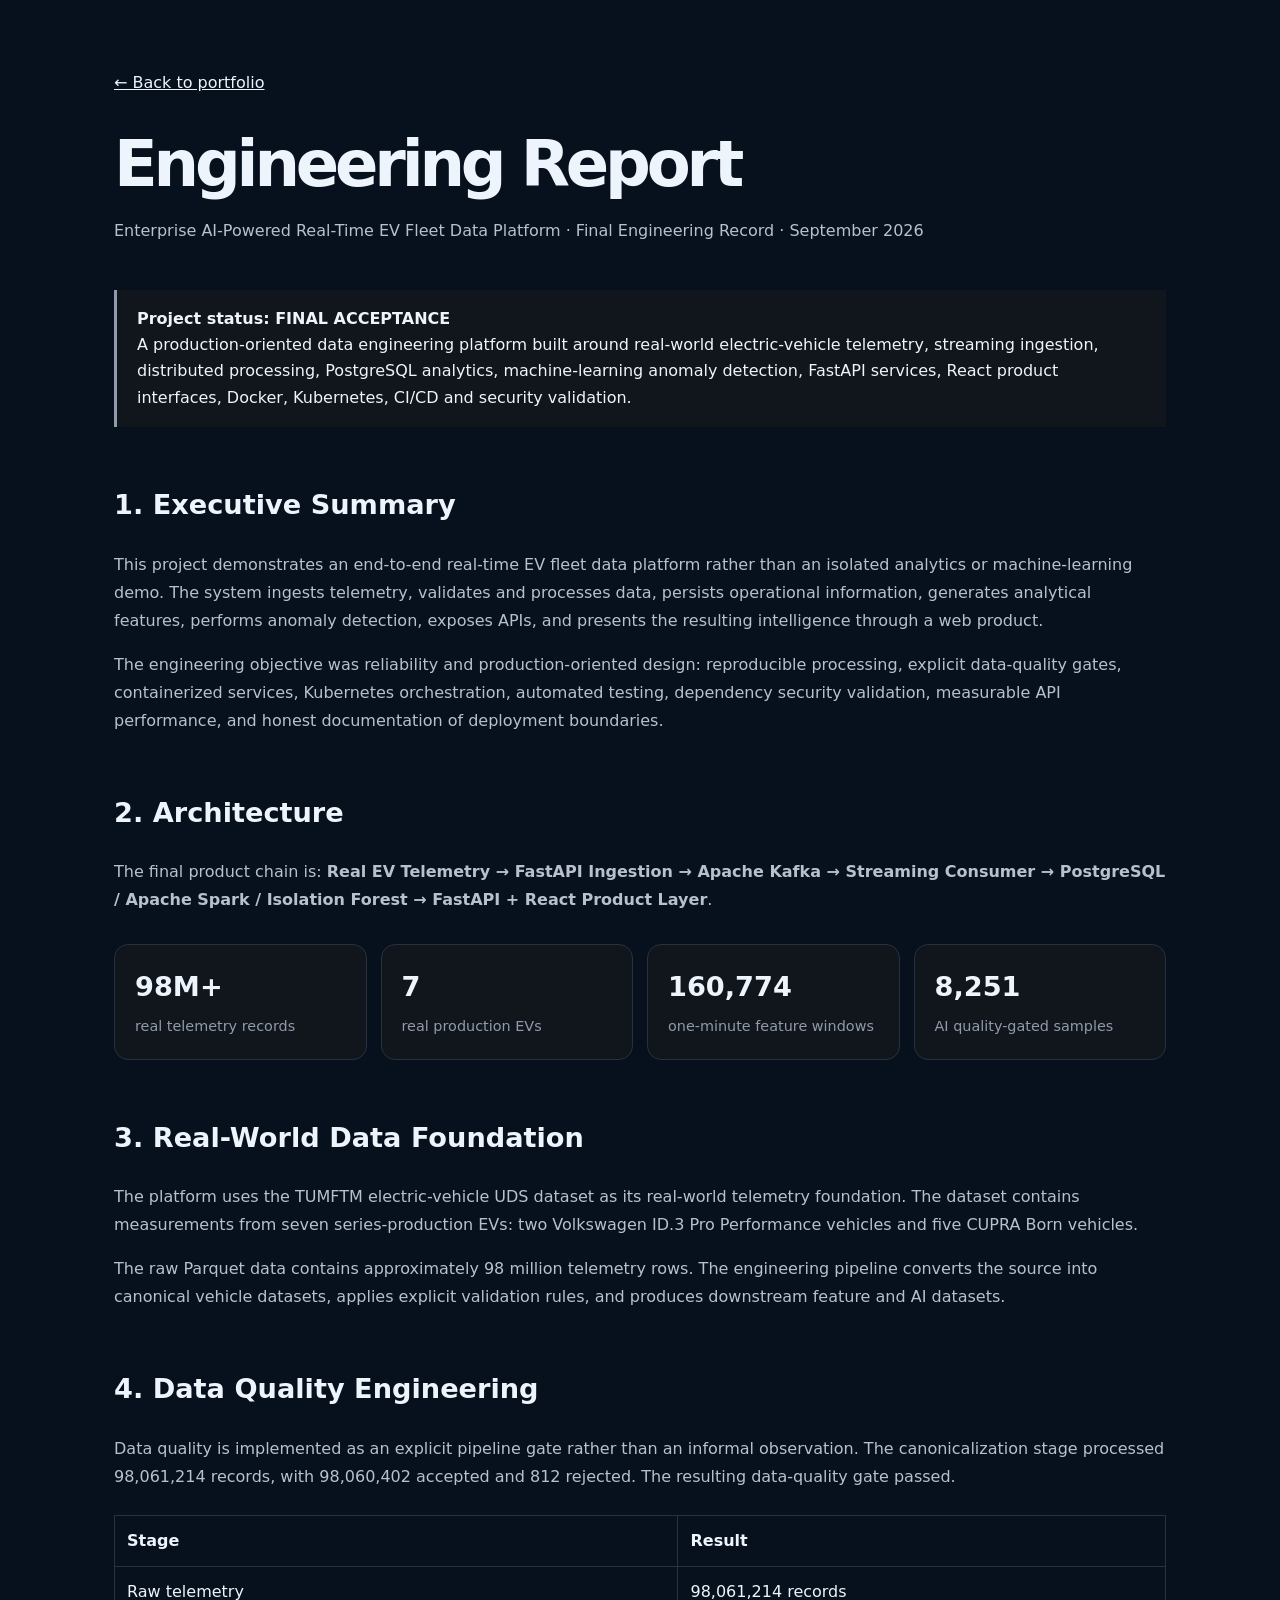
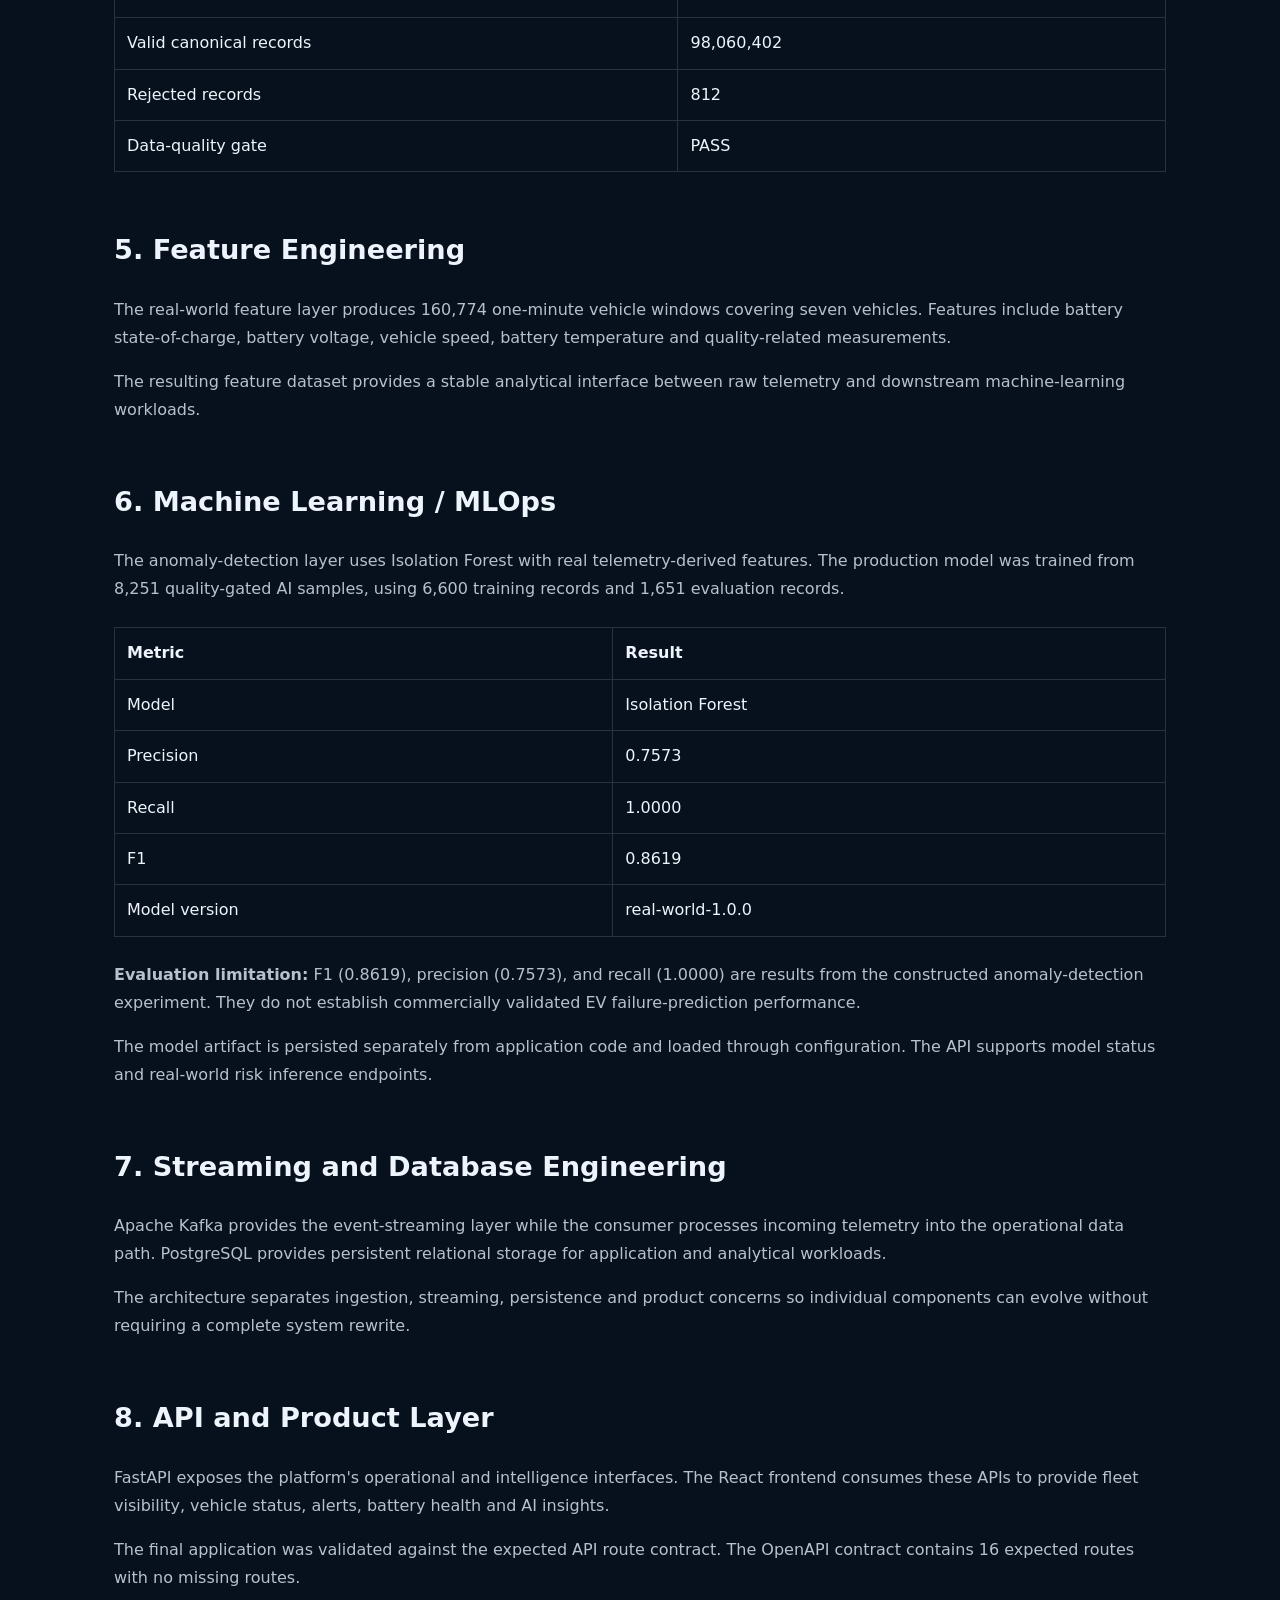
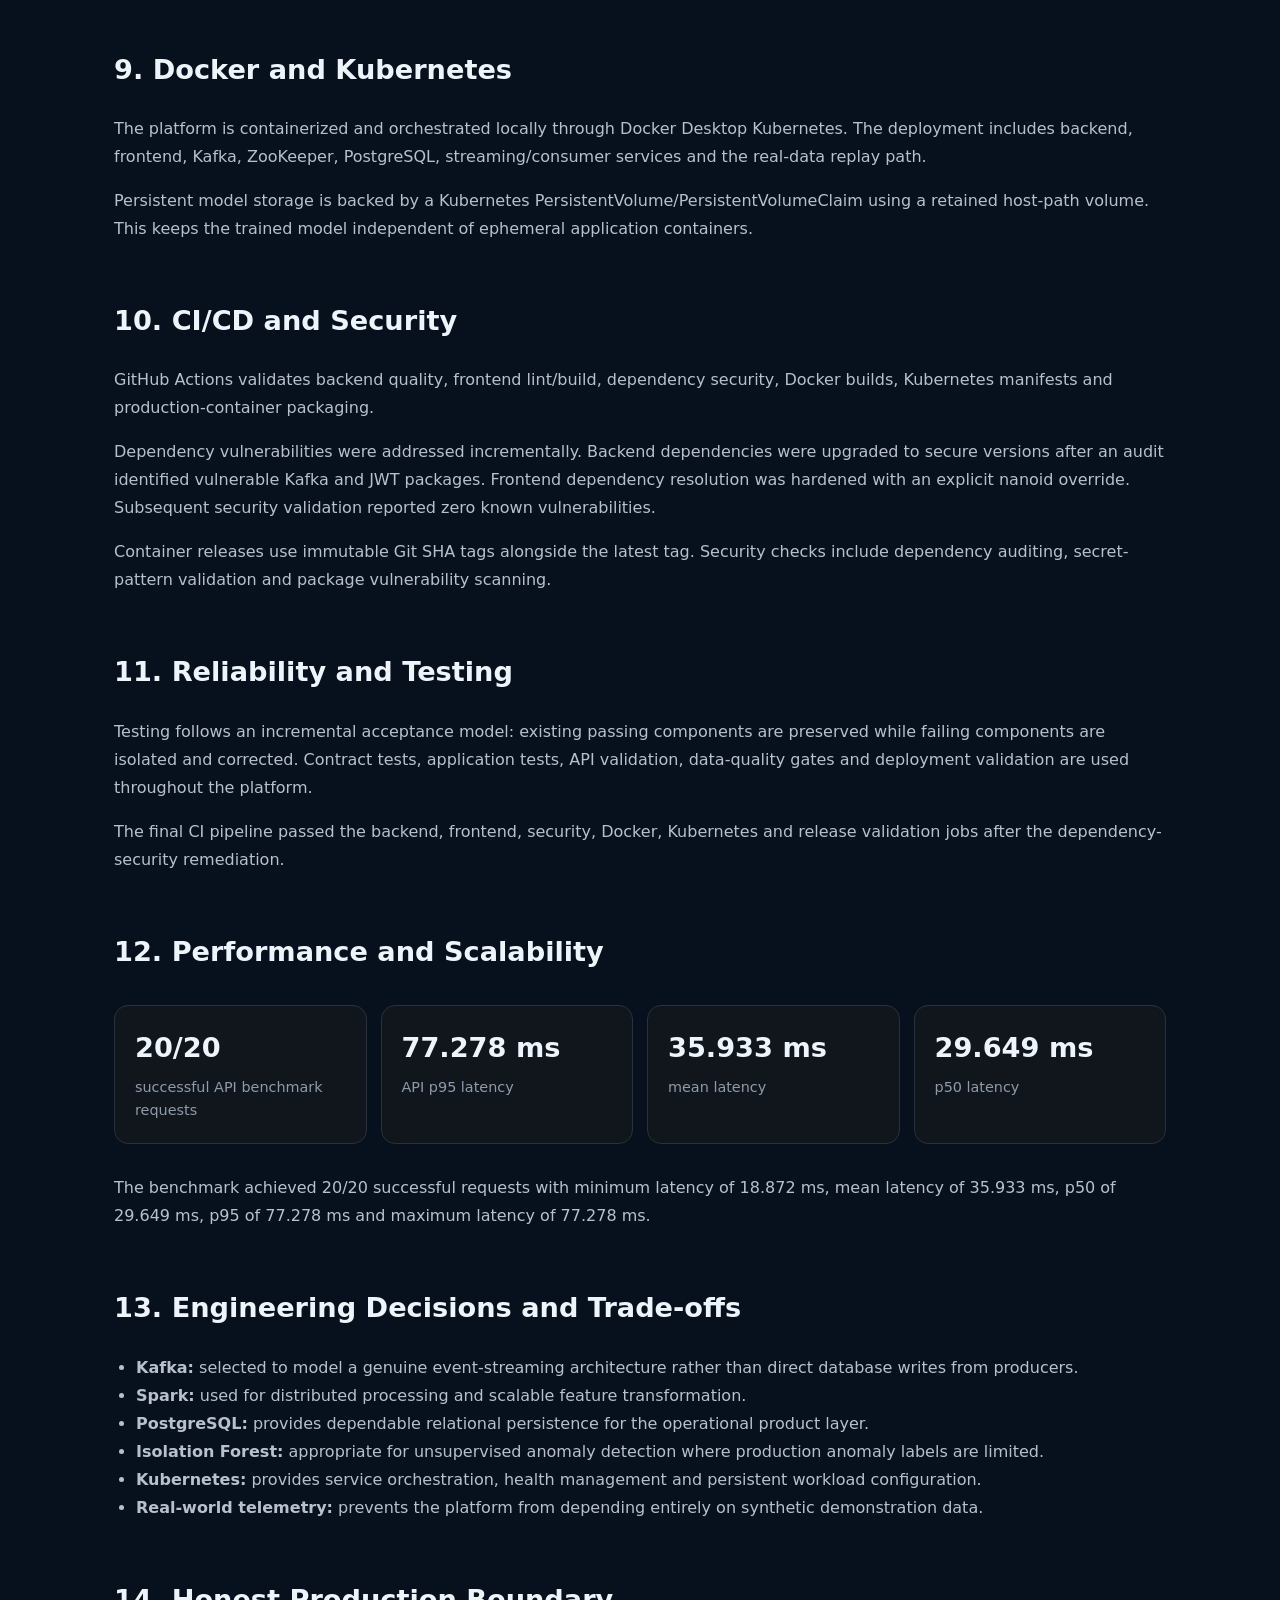
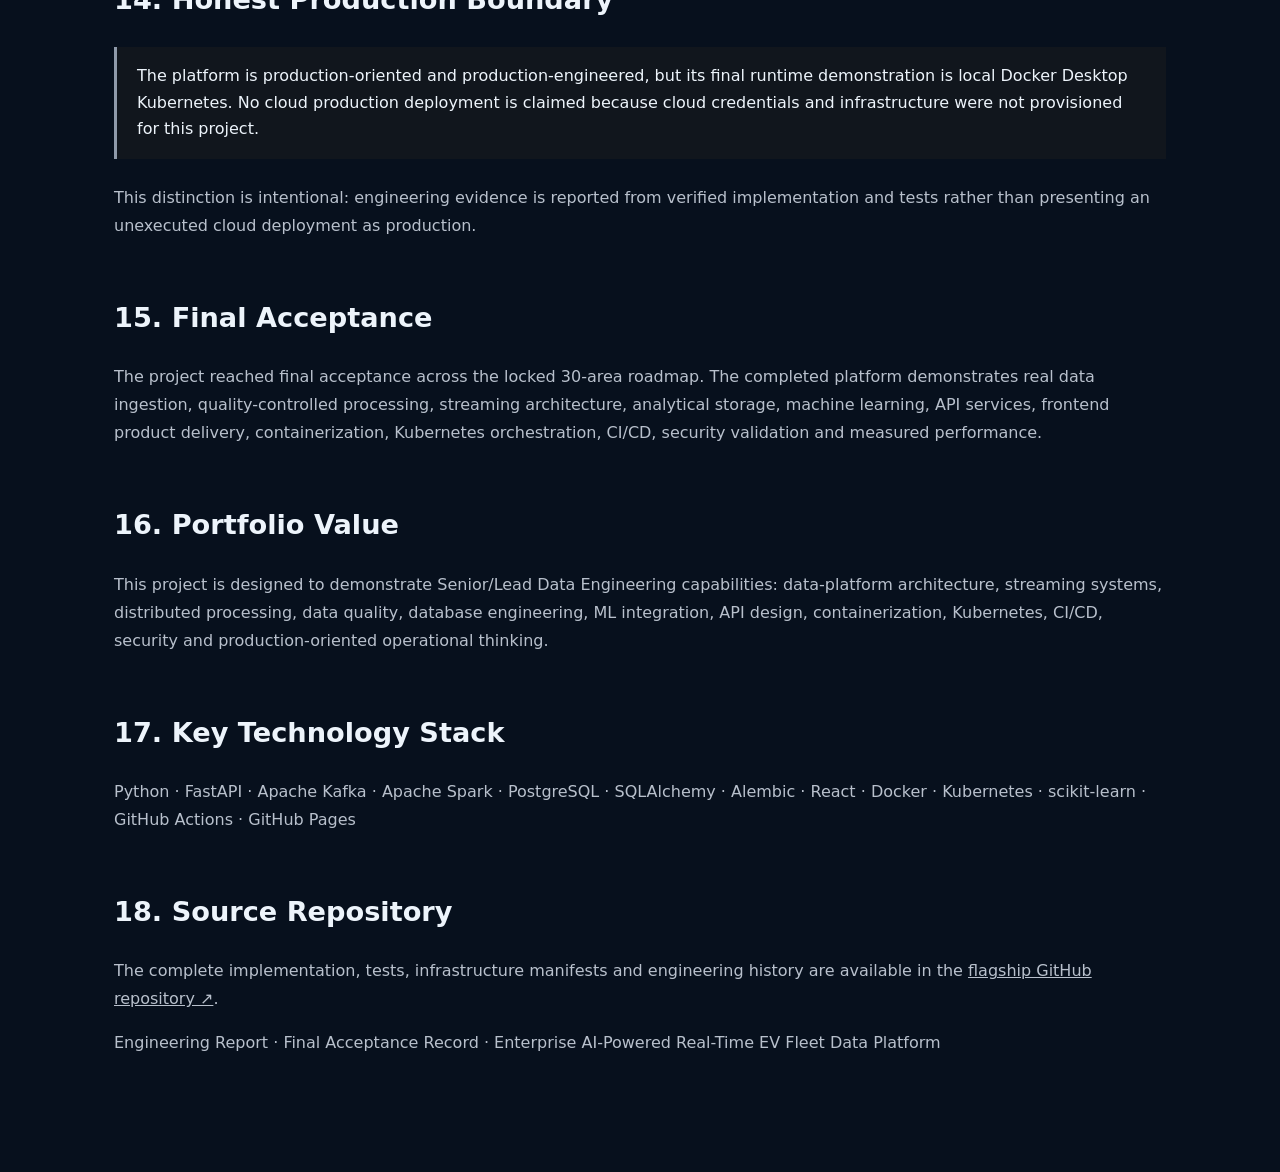
<file: engineering-report.html>
<!doctype html>
<html lang="en">
<head>
<meta charset="utf-8">
<meta name="viewport" content="width=device-width,initial-scale=1">
<title>Engineering Report — EV Fleet Data Platform</title>
<link rel="stylesheet" href="styles.css">
<style>
.report{max-width:1100px;margin:0 auto;padding:70px 24px}
.report h1{font-size:clamp(2.4rem,5vw,4.5rem);line-height:1.05;margin-bottom:18px}
.report h2{margin-top:56px;font-size:1.7rem}
.report h3{margin-top:30px;font-size:1.15rem}
.report p,.report li{line-height:1.75;color:#b8c0cc}
.report ul{padding-left:22px}
.meta{color:#8f9aaa;margin-bottom:45px}
.grid{display:grid;grid-template-columns:repeat(auto-fit,minmax(210px,1fr));gap:14px;margin:30px 0}
.card{border:1px solid #29313d;border-radius:14px;padding:20px;background:#11161d}
.metric{font-size:1.7rem;font-weight:700}
.label{color:#8f9aaa;font-size:.9rem;margin-top:5px}
code{background:#171d25;padding:2px 6px;border-radius:5px}
table{width:100%;border-collapse:collapse;margin:24px 0}
th,td{border:1px solid #29313d;padding:12px;text-align:left;vertical-align:top}
th{font-weight:700}
.notice{border-left:3px solid #8f9aaa;padding:16px 20px;margin:25px 0;background:#11161d}
.back{display:inline-block;margin-bottom:35px}
</style>
</head>
<body>
<main class="report">
<a class="back" href="index.html">← Back to portfolio</a>

<h1>Engineering Report</h1>
<p class="meta">Enterprise AI-Powered Real-Time EV Fleet Data Platform · Final Engineering Record · September 2026</p>

<div class="notice">
<strong>Project status: FINAL ACCEPTANCE</strong><br>
A production-oriented data engineering platform built around real-world electric-vehicle telemetry, streaming ingestion, distributed processing, PostgreSQL analytics, machine-learning anomaly detection, FastAPI services, React product interfaces, Docker, Kubernetes, CI/CD and security validation.
</div>

<h2>1. Executive Summary</h2>
<p>
This project demonstrates an end-to-end real-time EV fleet data platform rather than an isolated analytics or machine-learning demo. The system ingests telemetry, validates and processes data, persists operational information, generates analytical features, performs anomaly detection, exposes APIs, and presents the resulting intelligence through a web product.
</p>
<p>
The engineering objective was reliability and production-oriented design: reproducible processing, explicit data-quality gates, containerized services, Kubernetes orchestration, automated testing, dependency security validation, measurable API performance, and honest documentation of deployment boundaries.
</p>

<h2>2. Architecture</h2>
<p>
The final product chain is:
<strong>Real EV Telemetry → FastAPI Ingestion → Apache Kafka → Streaming Consumer → PostgreSQL / Apache Spark / Isolation Forest → FastAPI + React Product Layer</strong>.
</p>
<div class="grid">
<div class="card"><div class="metric">98M+</div><div class="label">real telemetry records</div></div>
<div class="card"><div class="metric">7</div><div class="label">real production EVs</div></div>
<div class="card"><div class="metric">160,774</div><div class="label">one-minute feature windows</div></div>
<div class="card"><div class="metric">8,251</div><div class="label">AI quality-gated samples</div></div>
</div>

<h2>3. Real-World Data Foundation</h2>
<p>
The platform uses the TUMFTM electric-vehicle UDS dataset as its real-world telemetry foundation. The dataset contains measurements from seven series-production EVs: two Volkswagen ID.3 Pro Performance vehicles and five CUPRA Born vehicles.
</p>
<p>
The raw Parquet data contains approximately 98 million telemetry rows. The engineering pipeline converts the source into canonical vehicle datasets, applies explicit validation rules, and produces downstream feature and AI datasets.
</p>

<h2>4. Data Quality Engineering</h2>
<p>
Data quality is implemented as an explicit pipeline gate rather than an informal observation. The canonicalization stage processed 98,061,214 records, with 98,060,402 accepted and 812 rejected. The resulting data-quality gate passed.
</p>
<table>
<tr><th>Stage</th><th>Result</th></tr>
<tr><td>Raw telemetry</td><td>98,061,214 records</td></tr>
<tr><td>Valid canonical records</td><td>98,060,402</td></tr>
<tr><td>Rejected records</td><td>812</td></tr>
<tr><td>Data-quality gate</td><td>PASS</td></tr>
</table>

<h2>5. Feature Engineering</h2>
<p>
The real-world feature layer produces 160,774 one-minute vehicle windows covering seven vehicles. Features include battery state-of-charge, battery voltage, vehicle speed, battery temperature and quality-related measurements.
</p>
<p>
The resulting feature dataset provides a stable analytical interface between raw telemetry and downstream machine-learning workloads.
</p>

<h2>6. Machine Learning / MLOps</h2>
<p>
The anomaly-detection layer uses Isolation Forest with real telemetry-derived features. The production model was trained from 8,251 quality-gated AI samples, using 6,600 training records and 1,651 evaluation records.
</p>
<table>
<tr><th>Metric</th><th>Result</th></tr>
<tr><td>Model</td><td>Isolation Forest</td></tr>
<tr><td>Precision</td><td>0.7573</td></tr>
<tr><td>Recall</td><td>1.0000</td></tr>
<tr><td>F1</td><td>0.8619</td></tr>
<tr><td>Model version</td><td>real-world-1.0.0</td></tr>
</table>
<p><strong>Evaluation limitation:</strong> F1 (0.8619), precision (0.7573), and recall (1.0000) are results from the constructed anomaly-detection experiment. They do not establish commercially validated EV failure-prediction performance.</p>
<p>
The model artifact is persisted separately from application code and loaded through configuration. The API supports model status and real-world risk inference endpoints.
</p>

<h2>7. Streaming and Database Engineering</h2>
<p>
Apache Kafka provides the event-streaming layer while the consumer processes incoming telemetry into the operational data path. PostgreSQL provides persistent relational storage for application and analytical workloads.
</p>
<p>
The architecture separates ingestion, streaming, persistence and product concerns so individual components can evolve without requiring a complete system rewrite.
</p>

<h2>8. API and Product Layer</h2>
<p>
FastAPI exposes the platform's operational and intelligence interfaces. The React frontend consumes these APIs to provide fleet visibility, vehicle status, alerts, battery health and AI insights.
</p>
<p>
The final application was validated against the expected API route contract. The OpenAPI contract contains 16 expected routes with no missing routes.
</p>

<h2>9. Docker and Kubernetes</h2>
<p>
The platform is containerized and orchestrated locally through Docker Desktop Kubernetes. The deployment includes backend, frontend, Kafka, ZooKeeper, PostgreSQL, streaming/consumer services and the real-data replay path.
</p>
<p>
Persistent model storage is backed by a Kubernetes PersistentVolume/PersistentVolumeClaim using a retained host-path volume. This keeps the trained model independent of ephemeral application containers.
</p>

<h2>10. CI/CD and Security</h2>
<p>
GitHub Actions validates backend quality, frontend lint/build, dependency security, Docker builds, Kubernetes manifests and production-container packaging.
</p>
<p>
Dependency vulnerabilities were addressed incrementally. Backend dependencies were upgraded to secure versions after an audit identified vulnerable Kafka and JWT packages. Frontend dependency resolution was hardened with an explicit nanoid override. Subsequent security validation reported zero known vulnerabilities.
</p>
<p>
Container releases use immutable Git SHA tags alongside the latest tag. Security checks include dependency auditing, secret-pattern validation and package vulnerability scanning.
</p>

<h2>11. Reliability and Testing</h2>
<p>
Testing follows an incremental acceptance model: existing passing components are preserved while failing components are isolated and corrected. Contract tests, application tests, API validation, data-quality gates and deployment validation are used throughout the platform.
</p>
<p>
The final CI pipeline passed the backend, frontend, security, Docker, Kubernetes and release validation jobs after the dependency-security remediation.
</p>

<h2>12. Performance and Scalability</h2>
<div class="grid">
<div class="card"><div class="metric">20/20</div><div class="label">successful API benchmark requests</div></div>
<div class="card"><div class="metric">77.278 ms</div><div class="label">API p95 latency</div></div>
<div class="card"><div class="metric">35.933 ms</div><div class="label">mean latency</div></div>
<div class="card"><div class="metric">29.649 ms</div><div class="label">p50 latency</div></div>
</div>
<p>
The benchmark achieved 20/20 successful requests with minimum latency of 18.872 ms, mean latency of 35.933 ms, p50 of 29.649 ms, p95 of 77.278 ms and maximum latency of 77.278 ms.
</p>

<h2>13. Engineering Decisions and Trade-offs</h2>
<ul>
<li><strong>Kafka:</strong> selected to model a genuine event-streaming architecture rather than direct database writes from producers.</li>
<li><strong>Spark:</strong> used for distributed processing and scalable feature transformation.</li>
<li><strong>PostgreSQL:</strong> provides dependable relational persistence for the operational product layer.</li>
<li><strong>Isolation Forest:</strong> appropriate for unsupervised anomaly detection where production anomaly labels are limited.</li>
<li><strong>Kubernetes:</strong> provides service orchestration, health management and persistent workload configuration.</li>
<li><strong>Real-world telemetry:</strong> prevents the platform from depending entirely on synthetic demonstration data.</li>
</ul>

<h2>14. Honest Production Boundary</h2>
<div class="notice">
The platform is production-oriented and production-engineered, but its final runtime demonstration is local Docker Desktop Kubernetes. No cloud production deployment is claimed because cloud credentials and infrastructure were not provisioned for this project.
</div>
<p>
This distinction is intentional: engineering evidence is reported from verified implementation and tests rather than presenting an unexecuted cloud deployment as production.
</p>

<h2>15. Final Acceptance</h2>
<p>
The project reached final acceptance across the locked 30-area roadmap. The completed platform demonstrates real data ingestion, quality-controlled processing, streaming architecture, analytical storage, machine learning, API services, frontend product delivery, containerization, Kubernetes orchestration, CI/CD, security validation and measured performance.
</p>

<h2>16. Portfolio Value</h2>
<p>
This project is designed to demonstrate Senior/Lead Data Engineering capabilities: data-platform architecture, streaming systems, distributed processing, data quality, database engineering, ML integration, API design, containerization, Kubernetes, CI/CD, security and production-oriented operational thinking.
</p>

<h2>17. Key Technology Stack</h2>
<p>
Python · FastAPI · Apache Kafka · Apache Spark · PostgreSQL · SQLAlchemy · Alembic · React · Docker · Kubernetes · scikit-learn · GitHub Actions · GitHub Pages
</p>

<h2>18. Source Repository</h2>
<p>
The complete implementation, tests, infrastructure manifests and engineering history are available in the
<a href="https://github.com/cvsandeep0105-netizen/enterprise-ai-real-time-ev-fleet-data-platform" target="_blank" rel="noopener">flagship GitHub repository ↗</a>.
</p>

<p class="meta">Engineering Report · Final Acceptance Record · Enterprise AI-Powered Real-Time EV Fleet Data Platform</p>
</main>
</body>
</html>
</file>
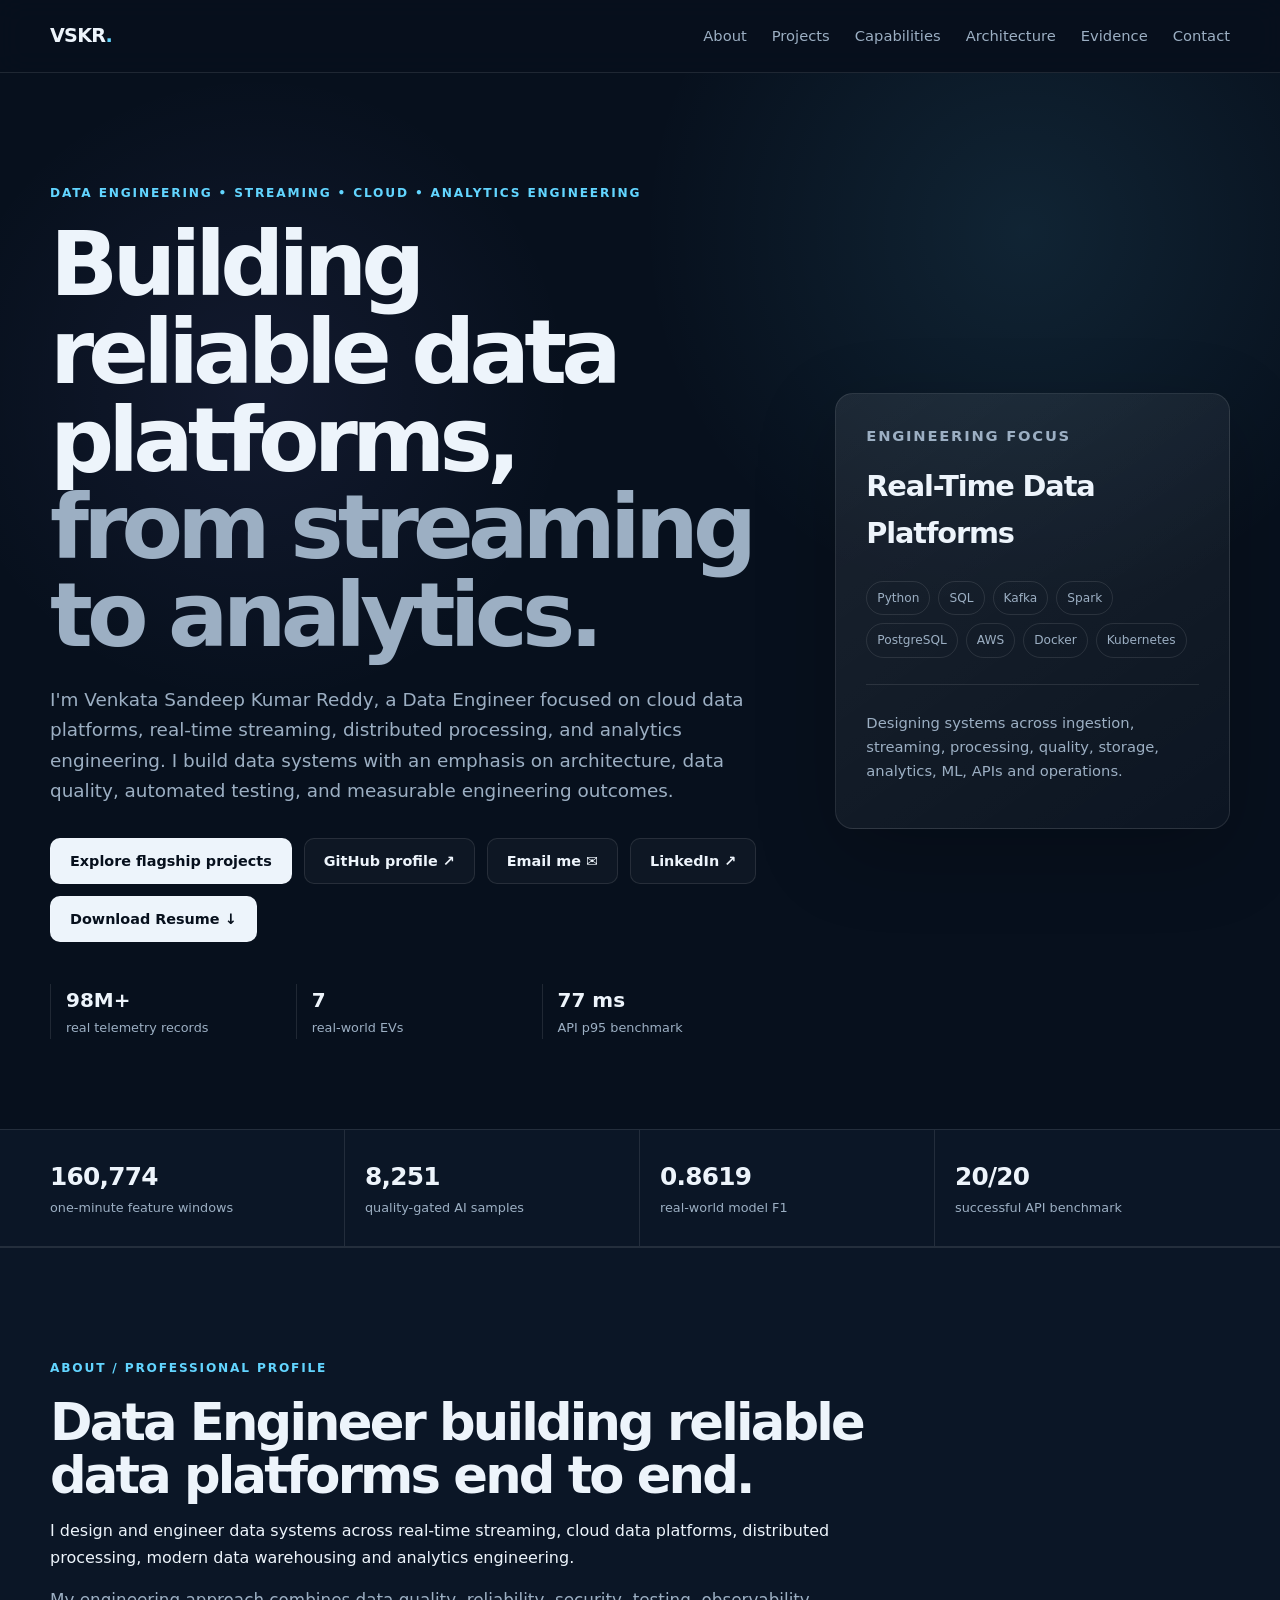
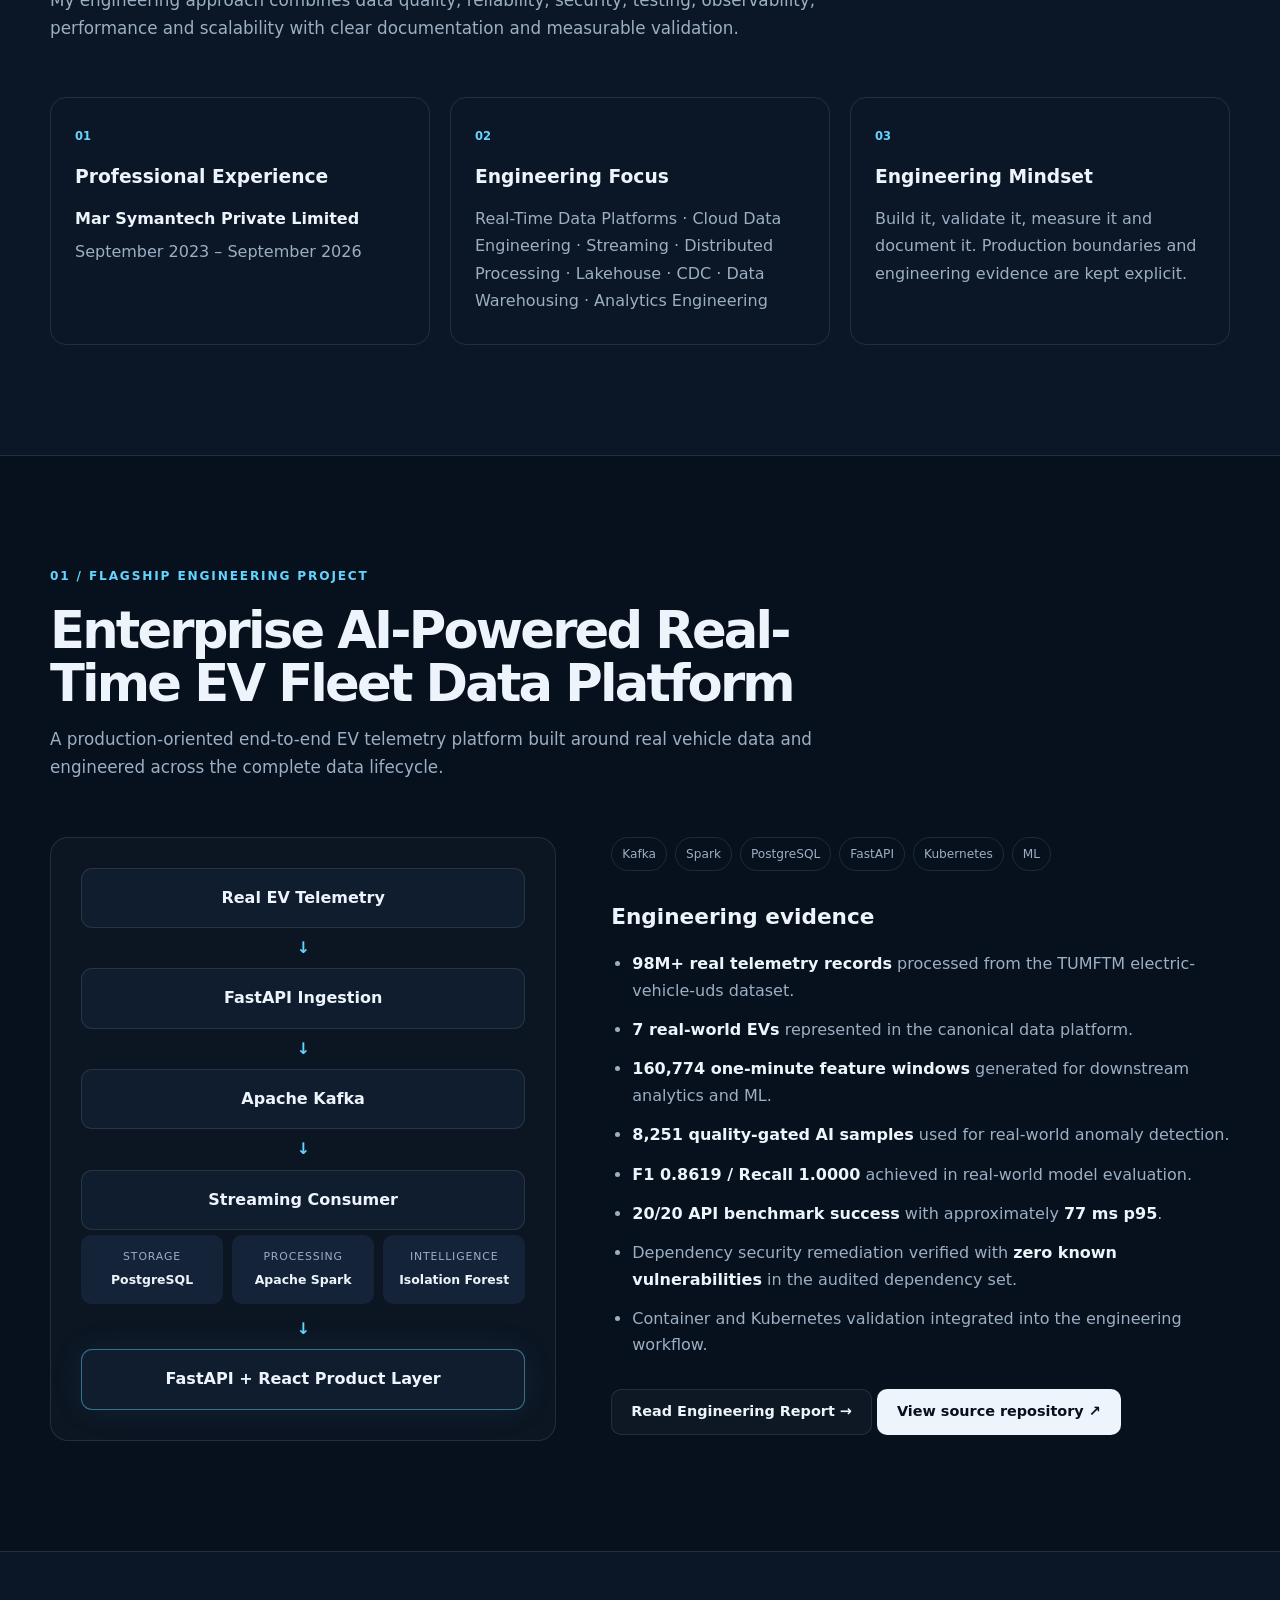
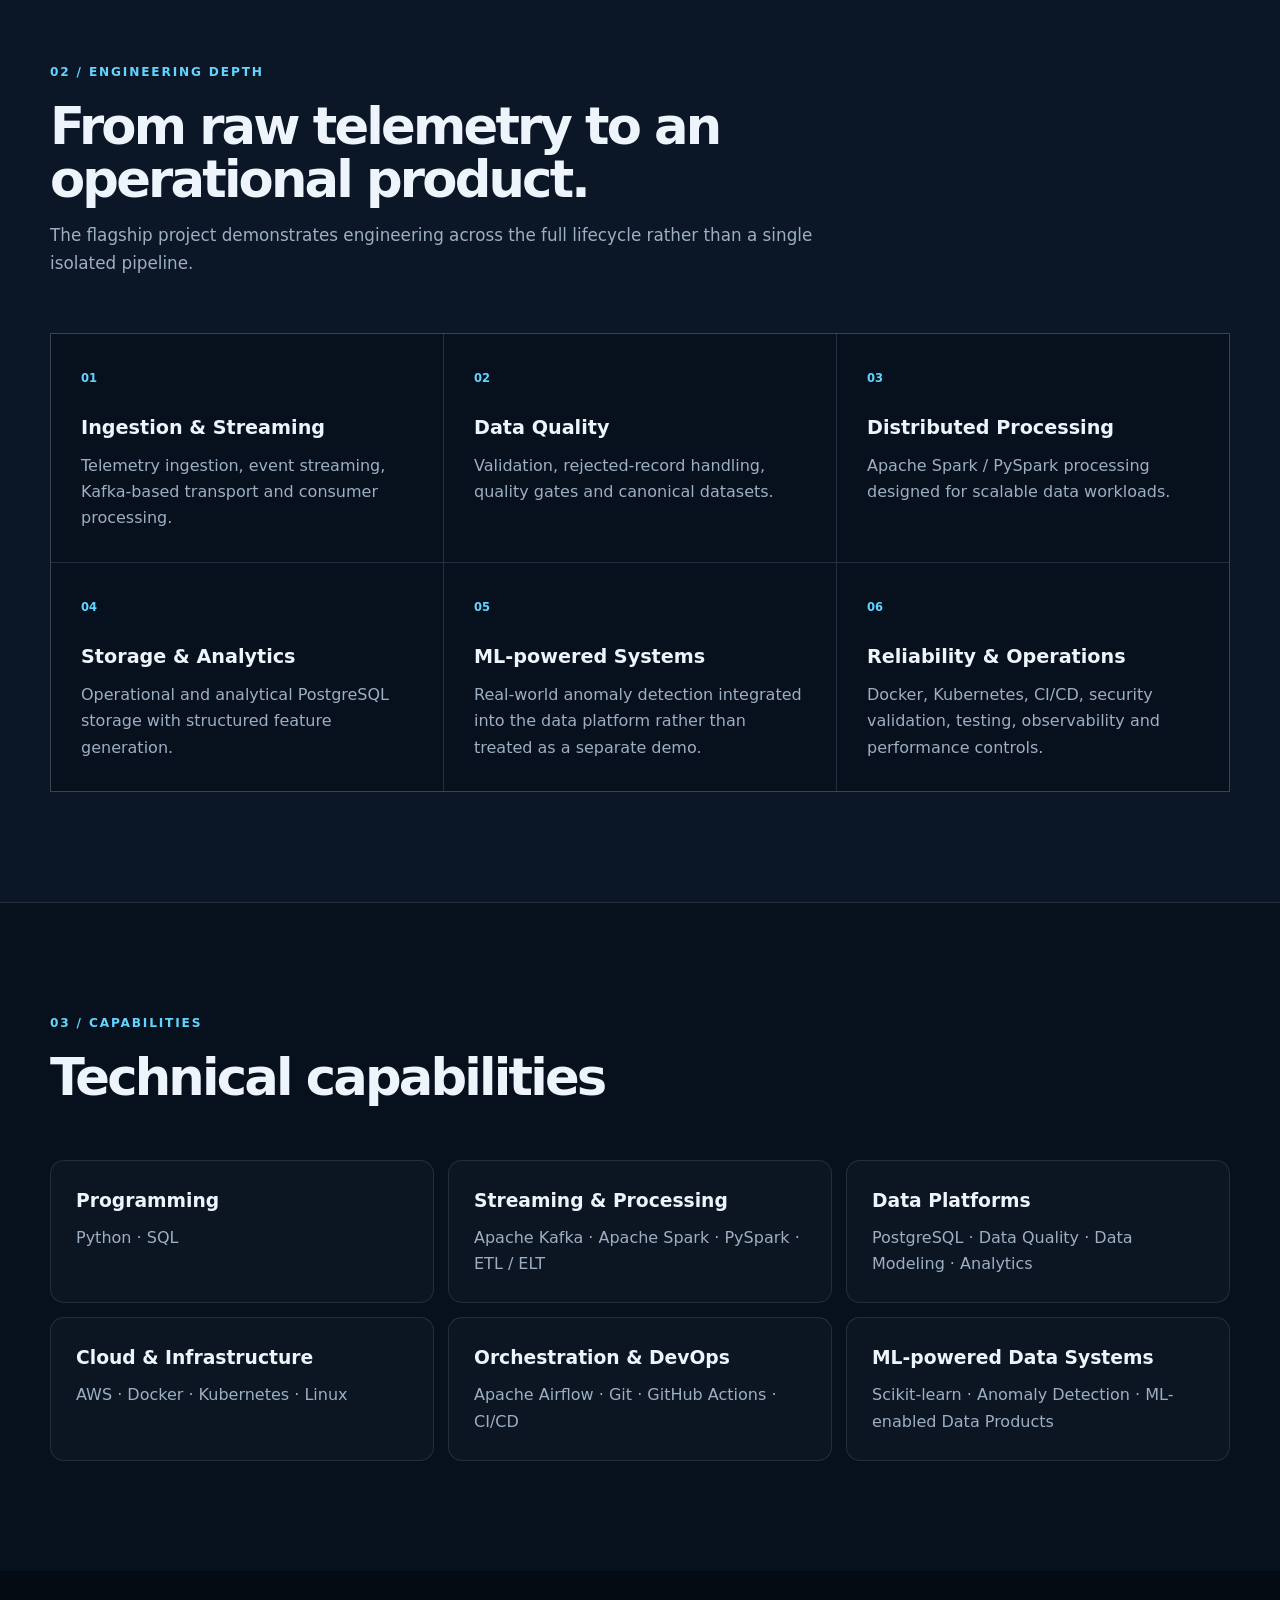
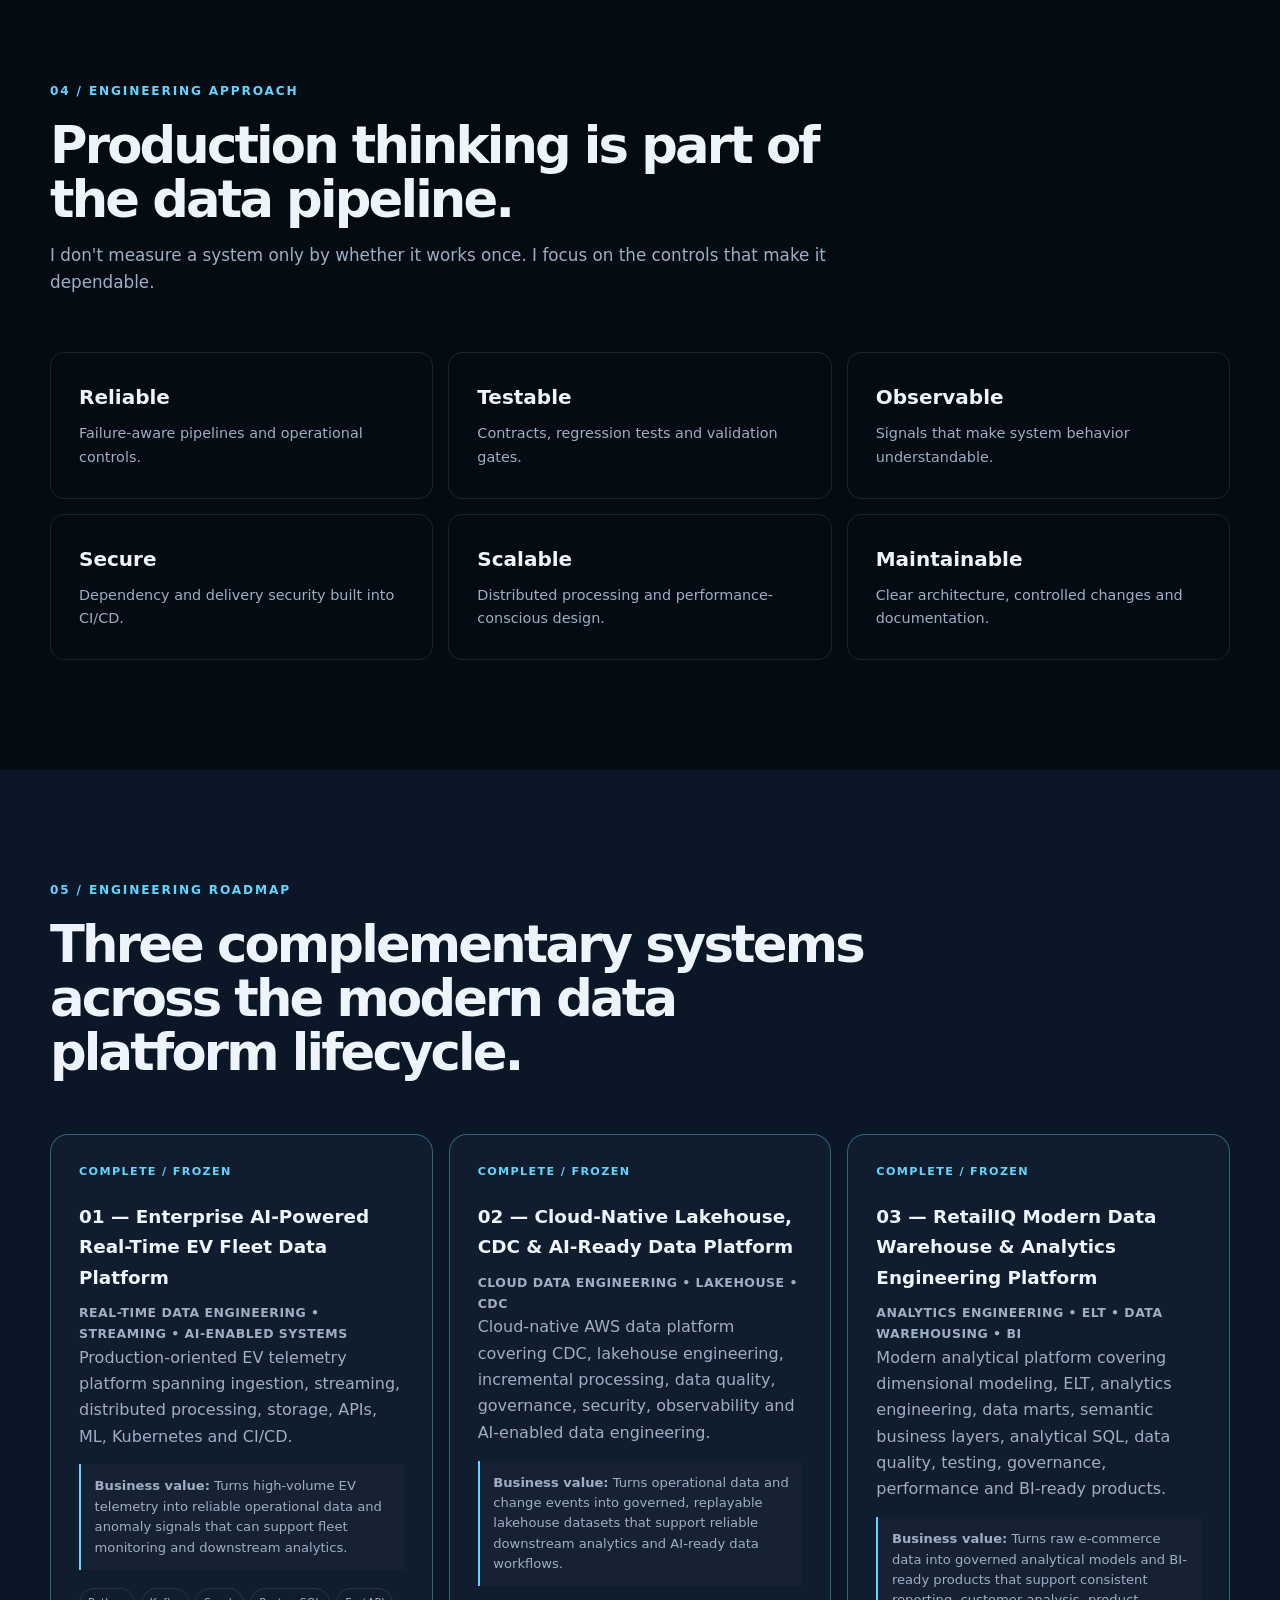
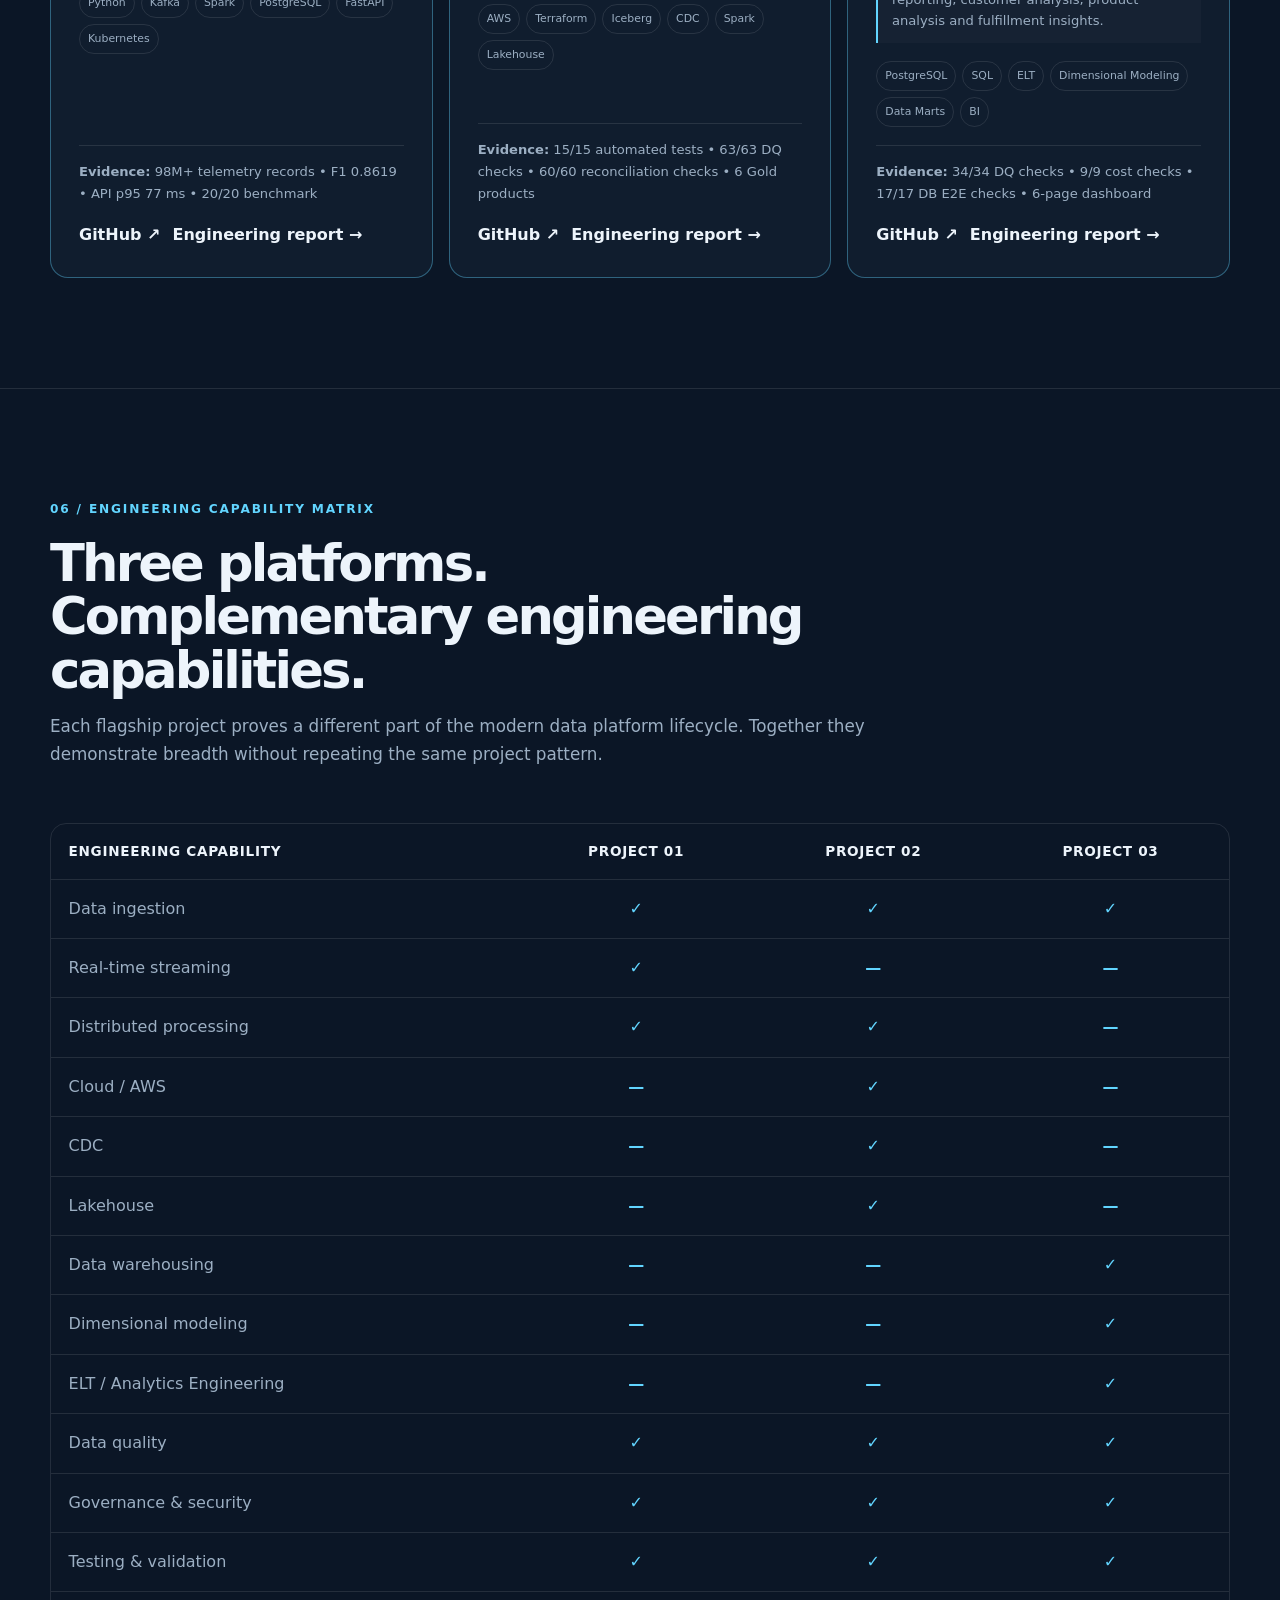
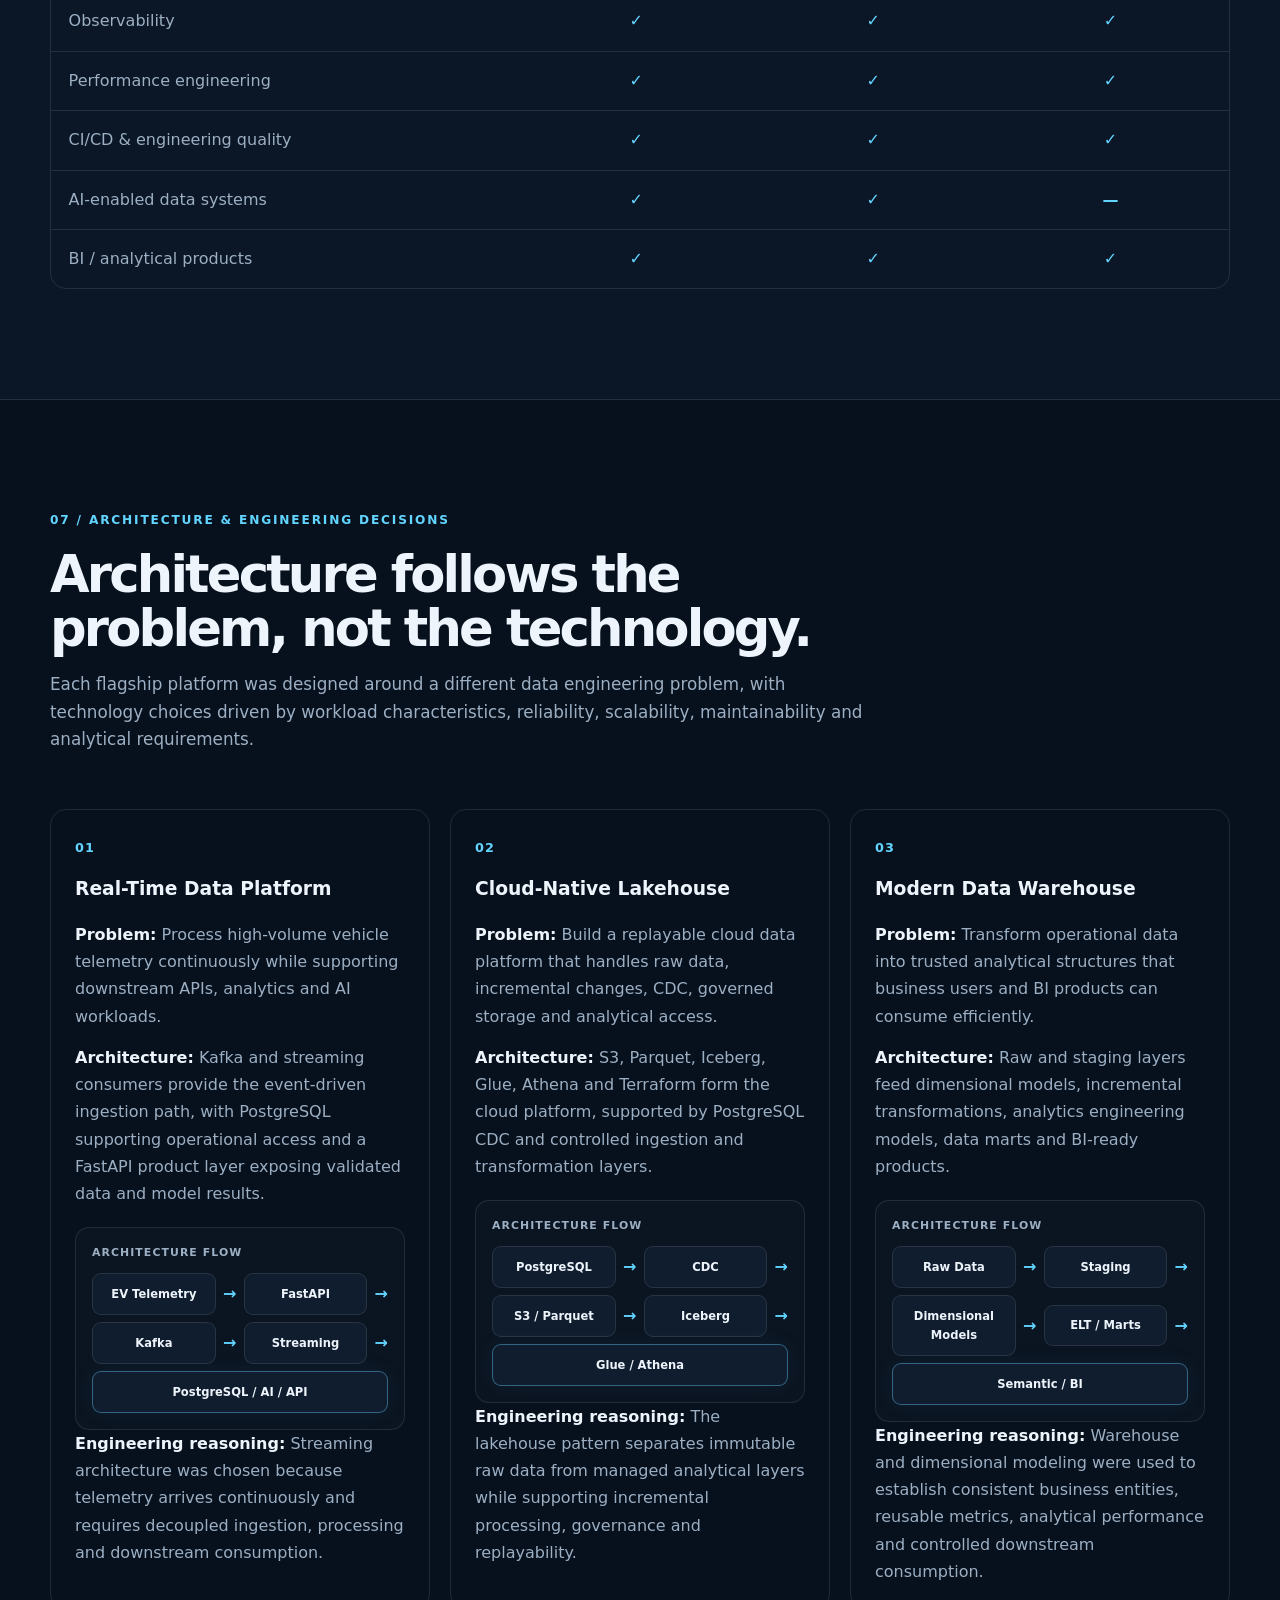
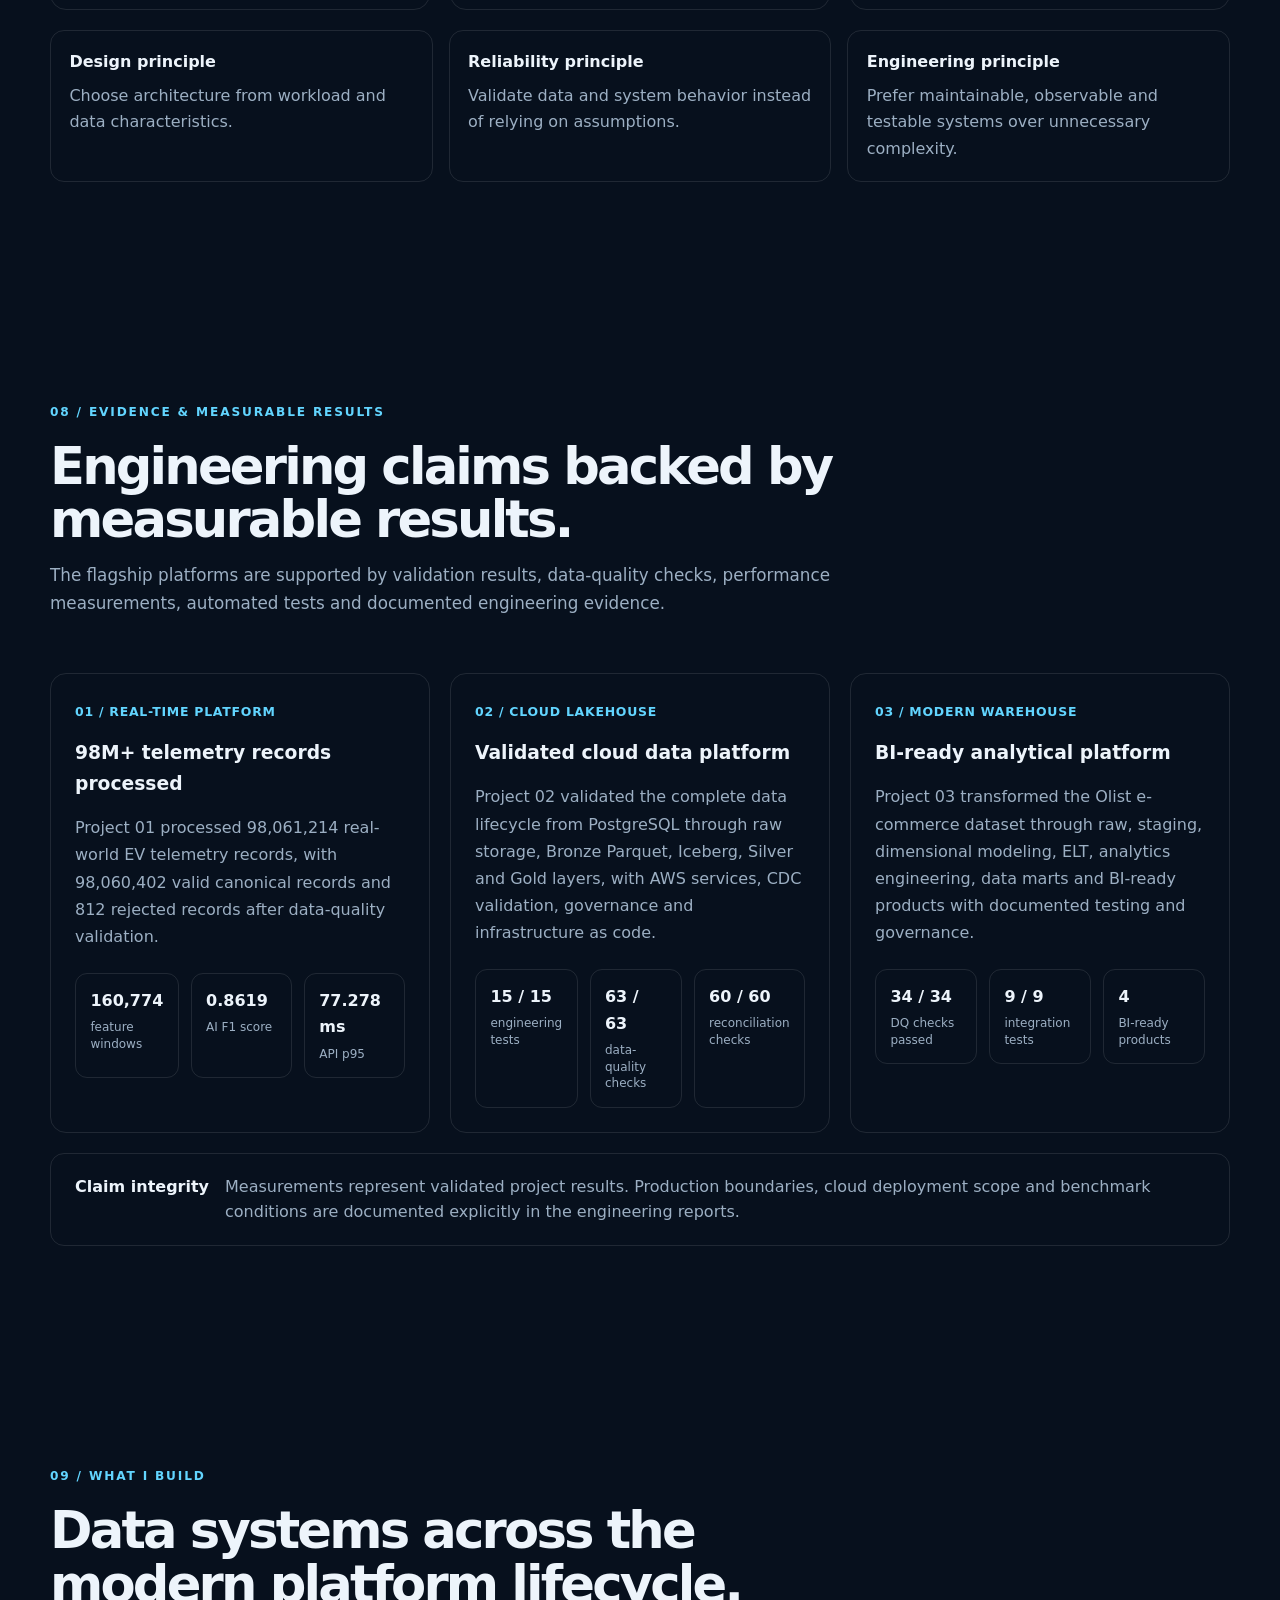
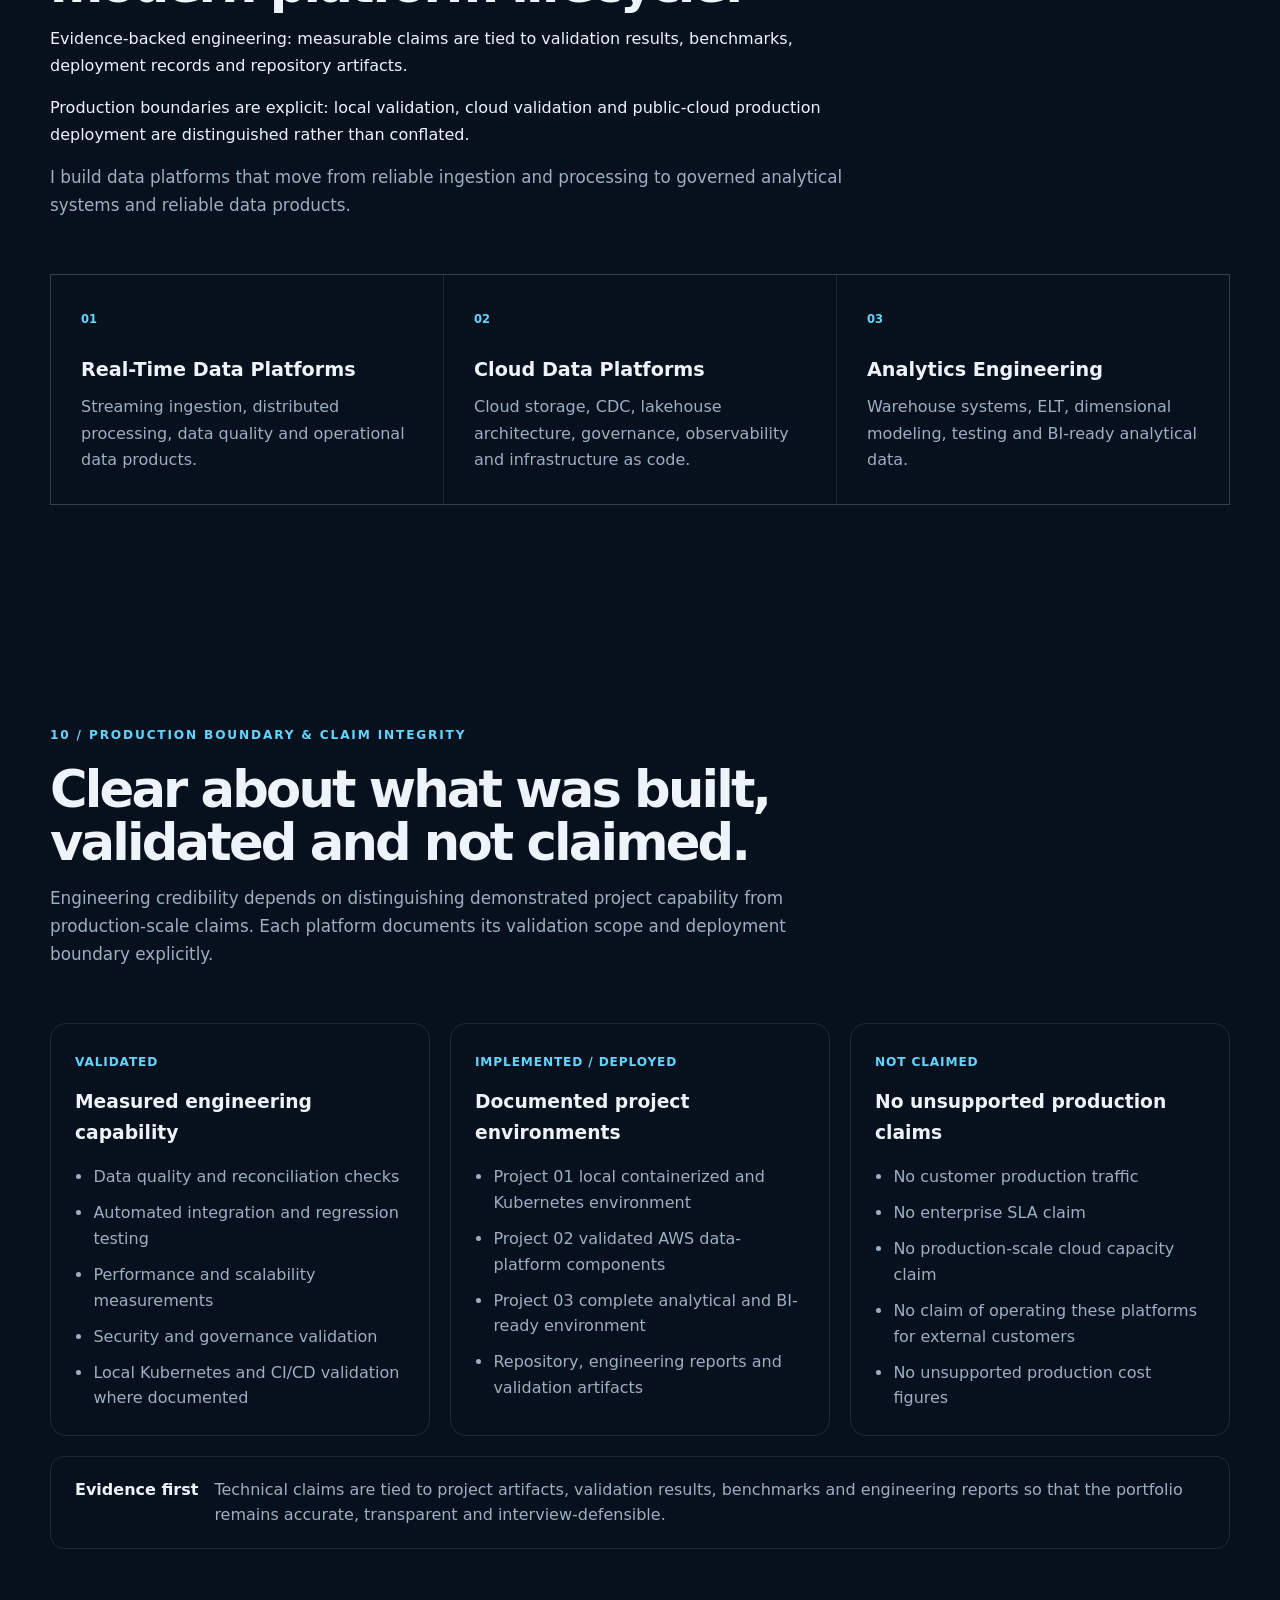
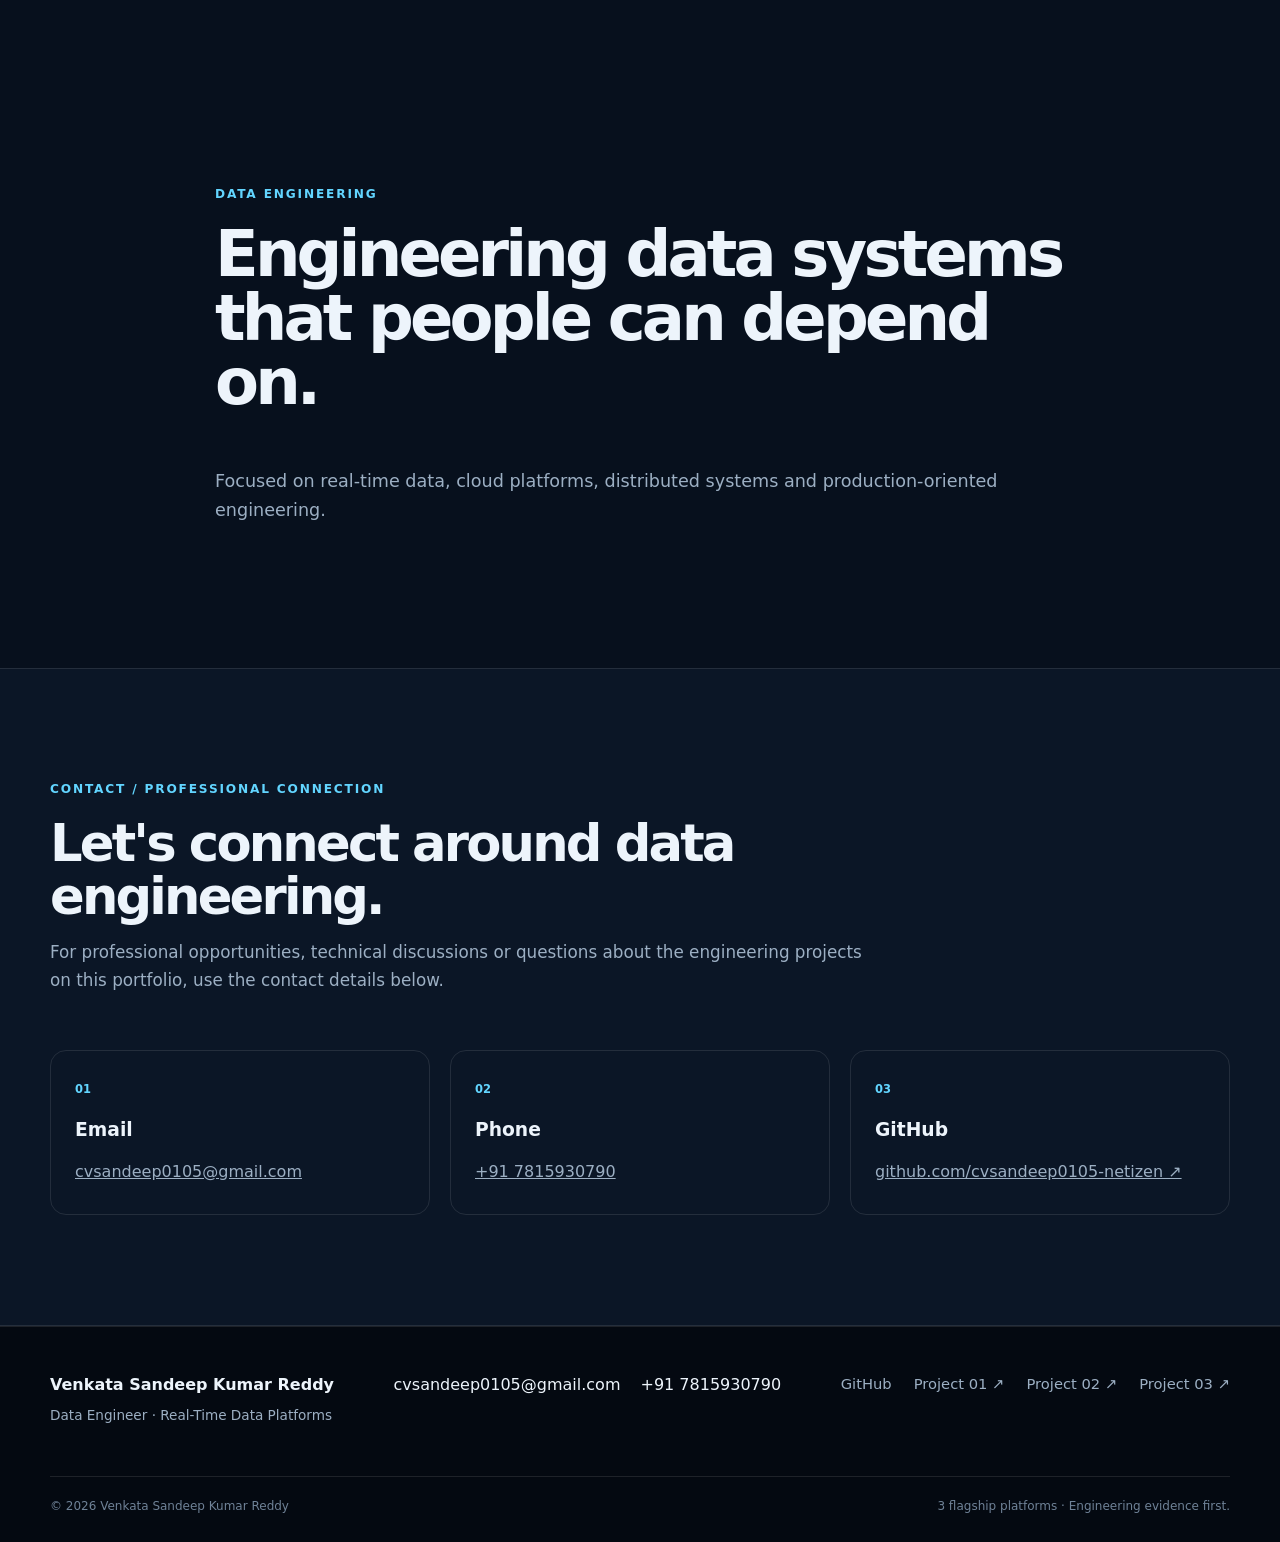
<file: index.html.homepage-review.html>
﻿<!doctype html>
<html lang="en">
<head>
  <meta charset="utf-8">
  <meta name="viewport" content="width=device-width, initial-scale=1">
  <meta name="description" content="Venkata Sandeep Kumar Reddy &mdash; Data Engineer focused on real-time data platforms, cloud, distributed systems and production-oriented engineering.">
  <meta name="author" content="Venkata Sandeep Kumar Reddy">
  <meta name="theme-color" content="#0b1220">
  <title>Venkata Sandeep Kumar Reddy | Data Engineer</title>
  <link rel="stylesheet" href="styles.css">
</head>

<body>
  <header class="site-header">
    <div class="container nav">
      <a class="brand" href="#top">VSKR<span>.</span></a>

      <nav aria-label="Primary navigation">
        <a href="#about">About</a>
        <a href="#projects">Projects</a>
        <a href="#capabilities">Capabilities</a>
        <a href="#architecture-decisions">Architecture</a>
        <a href="#evidence-results">Evidence</a>
        <a href="#contact">Contact</a>
      </nav>
    </div>
  </header>

  <main id="top">

    <section class="hero">
      <div class="container hero-grid">
        <div>
          <p class="eyebrow">DATA ENGINEERING &bull; STREAMING &bull; CLOUD &bull; ANALYTICS ENGINEERING</p>

          <h1>
             Building reliable data platforms,
               <span>from streaming to analytics.</span>
          </h1>

          <p class="hero-copy">
              I'm Venkata Sandeep Kumar Reddy, a Data Engineer focused on cloud
              data platforms, real-time streaming, distributed processing, and
             analytics engineering. I build data systems with an emphasis on
              architecture, data quality, automated testing, and measurable
             engineering outcomes.
            </p>

          <div class="hero-actions">
            <a class="button primary" href="#projects">Explore flagship projects</a>
            <a class="button secondary" href="https://github.com/cvsandeep0105-netizen" target="_blank" rel="noopener">GitHub profile &#8599;</a>
          <a class="button secondary" href="mailto:cvsandeep0105@gmail.com">Email me &#9993;</a>
<a class="button secondary" href="https://www.linkedin.com/in/sandeep-reddy-1a9092386" target="_blank" rel="noopener">LinkedIn &#8599;</a>
<a class="button primary" href="resume.pdf" target="_blank" rel="noopener">Download Resume &#8595;</a></div>

          <div class="hero-proof">
            <div>
              <strong>98M+</strong>
              <span>real telemetry records</span>
            </div>
            <div>
              <strong>7</strong>
              <span>real-world EVs</span>
            </div>
            <div>
              <strong>77 ms</strong>
              <span>API p95 benchmark</span>
            </div>
          </div>
        </div>

        <aside class="hero-card">
          <p class="card-label">ENGINEERING FOCUS</p>
          <h2>Real-Time Data Platforms</h2>

          <div class="stack">
            <span>Python</span>
            <span>SQL</span>
            <span>Kafka</span>
            <span>Spark</span>
            <span>PostgreSQL</span>
            <span>AWS</span>
            <span>Docker</span>
            <span>Kubernetes</span>
          </div>

          <div class="card-divider"></div>

          <p>
            Designing systems across ingestion, streaming, processing,
            quality, storage, analytics, ML, APIs and operations.
          </p>
        </aside>
      </div>
    </section>

    <section class="proof-strip">
      <div class="container proof-grid">
        <div>
          <strong>160,774</strong>
          <span>one-minute feature windows</span>
        </div>
        <div>
          <strong>8,251</strong>
          <span>quality-gated AI samples</span>
        </div>
        <div>
          <strong>0.8619</strong>
          <span>real-world model F1</span>
        </div>
        <div>
          <strong>20/20</strong>
          <span>successful API benchmark</span>
        </div>
      </div>
    </section>

    <section id="about" class="section section-alt">
      <div class="container">
        <div class="section-heading">
          <p class="eyebrow">ABOUT / PROFESSIONAL PROFILE</p>
          <h2>Data Engineer building reliable data platforms end to end.</h2>
          <p>
            I design and engineer data systems across real-time streaming,
            cloud data platforms, distributed processing, modern data
            warehousing and analytics engineering.
          </p>
          <p>
            My engineering approach combines data quality, reliability,
            security, testing, observability, performance and scalability
            with clear documentation and measurable validation.
          </p>
        </div>

        <div class="about-grid">
          <article>
            <span class="number">01</span>
            <h3>Professional Experience</h3>
            <p><strong>Mar Symantech Private Limited</strong></p>
            <p>September 2023 &ndash; September 2026</p>
          </article>

          <article>
            <span class="number">02</span>
            <h3>Engineering Focus</h3>
            <p>
              Real-Time Data Platforms &middot; Cloud Data Engineering &middot; Streaming &middot;
              Distributed Processing &middot; Lakehouse &middot; CDC &middot; Data Warehousing &middot;
              Analytics Engineering
            </p>
          </article>

          <article>
            <span class="number">03</span>
            <h3>Engineering Mindset</h3>
            <p>
              Build it, validate it, measure it and document it. Production
              boundaries and engineering evidence are kept explicit.
            </p>
          </article>
        </div>
      </div>
    </section>
    <section id="work" class="section">
      <div class="container">
        <div class="section-heading">
          <p class="eyebrow">01 / FLAGSHIP ENGINEERING PROJECT</p>
          <h2>Enterprise AI-Powered Real-Time EV Fleet Data Platform</h2>
          <p>
            A production-oriented end-to-end EV telemetry platform built
            around real vehicle data and engineered across the complete
            data lifecycle.
          </p>
        </div>

        <div class="project-layout">
          <div class="architecture">
            <div class="architecture-node">Real EV Telemetry</div>
            <div class="arrow">&#8595;</div>
            <div class="architecture-node">FastAPI Ingestion</div>
            <div class="arrow">&#8595;</div>
            <div class="architecture-node">Apache Kafka</div>
            <div class="arrow">&#8595;</div>
            <div class="architecture-node">Streaming Consumer</div>

            <div class="architecture-branches">
              <div>
                <span>Storage</span>
                <strong>PostgreSQL</strong>
              </div>
              <div>
                <span>Processing</span>
                <strong>Apache Spark</strong>
              </div>
              <div>
                <span>Intelligence</span>
                <strong>Isolation Forest</strong>
              </div>
            </div>

            <div class="arrow">&#8595;</div>
            <div class="architecture-node highlight">FastAPI + React Product Layer</div>
          </div>

          <div class="project-content">
            <div class="tag-row">
              <span>Kafka</span>
              <span>Spark</span>
              <span>PostgreSQL</span>
              <span>FastAPI</span>
              <span>Kubernetes</span>
              <span>ML</span>
            </div>

            <h3>Engineering evidence</h3>

            <ul class="evidence">
              <li><strong>98M+ real telemetry records</strong> processed from the TUMFTM electric-vehicle-uds dataset.</li>
              <li><strong>7 real-world EVs</strong> represented in the canonical data platform.</li>
              <li><strong>160,774 one-minute feature windows</strong> generated for downstream analytics and ML.</li>
              <li><strong>8,251 quality-gated AI samples</strong> used for real-world anomaly detection.</li>
              <li><strong>F1 0.8619 / Recall 1.0000</strong> achieved in real-world model evaluation.</li>
              <li><strong>20/20 API benchmark success</strong> with approximately <strong>77 ms p95</strong>.</li>
              <li>Dependency security remediation verified with <strong>zero known vulnerabilities</strong> in the audited dependency set.</li>
              <li>Container and Kubernetes validation integrated into the engineering workflow.</li>
            </ul>

            <div class="project-links">
              <a class="button secondary" href="engineering-report.html">Read Engineering Report &#8594;</a>
              <a class="button primary" href="https://github.com/cvsandeep0105-netizen/enterprise-ai-real-time-ev-fleet-data-platform" target="_blank" rel="noopener">View source repository &#8599;</a>
            </div>
          </div>
        </div>
      </div>
    </section>

    <section id="engineering" class="section section-alt">
      <div class="container">
        <div class="section-heading">
          <p class="eyebrow">02 / ENGINEERING DEPTH</p>
          <h2>From raw telemetry to an operational product.</h2>
          <p>
            The flagship project demonstrates engineering across the full
            lifecycle rather than a single isolated pipeline.
          </p>
        </div>

        <div class="engineering-grid">
          <article>
            <span class="number">01</span>
            <h3>Ingestion & Streaming</h3>
            <p>Telemetry ingestion, event streaming, Kafka-based transport and consumer processing.</p>
          </article>

          <article>
            <span class="number">02</span>
            <h3>Data Quality</h3>
            <p>Validation, rejected-record handling, quality gates and canonical datasets.</p>
          </article>

          <article>
            <span class="number">03</span>
            <h3>Distributed Processing</h3>
            <p>Apache Spark / PySpark processing designed for scalable data workloads.</p>
          </article>

          <article>
            <span class="number">04</span>
            <h3>Storage & Analytics</h3>
            <p>Operational and analytical PostgreSQL storage with structured feature generation.</p>
          </article>

          <article>
            <span class="number">05</span>
            <h3>ML-powered Systems</h3>
            <p>Real-world anomaly detection integrated into the data platform rather than treated as a separate demo.</p>
          </article>

          <article>
            <span class="number">06</span>
            <h3>Reliability & Operations</h3>
            <p>Docker, Kubernetes, CI/CD, security validation, testing, observability and performance controls.</p>
          </article>
        </div>
      </div>
    </section>

    <section id="capabilities" class="section">
      <div class="container">
        <div class="section-heading">
          <p class="eyebrow">03 / CAPABILITIES</p>
          <h2>Technical capabilities</h2>
        </div>

        <div class="capability-grid">
          <article class="capability-card">
            <h3>Programming</h3>
            <p>Python &middot; SQL</p>
          </article>

          <article class="capability-card">
            <h3>Streaming & Processing</h3>
            <p>Apache Kafka &middot; Apache Spark &middot; PySpark &middot; ETL / ELT</p>
          </article>

          <article class="capability-card">
            <h3>Data Platforms</h3>
            <p>PostgreSQL &middot; Data Quality &middot; Data Modeling &middot; Analytics</p>
          </article>

          <article class="capability-card">
            <h3>Cloud & Infrastructure</h3>
            <p>AWS &middot; Docker &middot; Kubernetes &middot; Linux</p>
          </article>

          <article class="capability-card">
            <h3>Orchestration & DevOps</h3>
            <p>Apache Airflow &middot; Git &middot; GitHub Actions &middot; CI/CD</p>
          </article>

          <article class="capability-card">
            <h3>ML-powered Data Systems</h3>
            <p>Scikit-learn &middot; Anomaly Detection &middot; ML-enabled Data Products</p>
          </article>
        </div>
      </div>
    </section>

    <section id="approach" class="section section-dark">
      <div class="container">
        <div class="section-heading">
          <p class="eyebrow">04 / ENGINEERING APPROACH</p>
          <h2>Production thinking is part of the data pipeline.</h2>
          <p>
            I don't measure a system only by whether it works once.
            I focus on the controls that make it dependable.
          </p>
        </div>

        <div class="principles">
          <div>
            <strong>Reliable</strong>
            <span>Failure-aware pipelines and operational controls.</span>
          </div>
          <div>
            <strong>Testable</strong>
            <span>Contracts, regression tests and validation gates.</span>
          </div>
          <div>
            <strong>Observable</strong>
            <span>Signals that make system behavior understandable.</span>
          </div>
          <div>
            <strong>Secure</strong>
            <span>Dependency and delivery security built into CI/CD.</span>
          </div>
          <div>
            <strong>Scalable</strong>
            <span>Distributed processing and performance-conscious design.</span>
          </div>
          <div>
            <strong>Maintainable</strong>
            <span>Clear architecture, controlled changes and documentation.</span>
          </div>
        </div>
      </div>
    </section>

    <section id="projects" class="section roadmap">
      <div class="container">
        <div class="section-heading">
          <p class="eyebrow">05 / ENGINEERING ROADMAP</p>
          <h2>Three complementary systems across the modern data platform lifecycle.</h2>
        </div>

        <div class="roadmap-grid">
  <article class="roadmap-card active">
    <span class="status">COMPLETE / FROZEN</span>
    <h3>01 &#8212; Enterprise AI-Powered Real-Time EV Fleet Data Platform</h3>
    <p class="project-focus">Real-Time Data Engineering &#8226; Streaming &#8226; AI-Enabled Systems</p>
    <p>Production-oriented EV telemetry platform spanning ingestion, streaming, distributed processing, storage, APIs, ML, Kubernetes and CI/CD.</p>
      <p class="project-business"><strong>Business value:</strong> Turns high-volume EV telemetry into reliable operational data and anomaly signals that can support fleet monitoring and downstream analytics.</p>
    <div class="project-tech"><span>Python</span><span>Kafka</span><span>Spark</span><span>PostgreSQL</span><span>FastAPI</span><span>Kubernetes</span></div>
    <div class="project-evidence"><strong>Evidence:</strong> 98M+ telemetry records &#8226; F1 0.8619 &#8226; API p95 77 ms &#8226; 20/20 benchmark</div>
    <div class="project-links"><a href="https://github.com/cvsandeep0105-netizen/enterprise-ai-real-time-ev-fleet-data-platform" target="_blank" rel="noopener">GitHub &#8599;</a><a href="engineering-report.html">Engineering report &#8594;</a></div>
  </article>
  <article class="roadmap-card active">
    <span class="status">COMPLETE / FROZEN</span>
    <h3>02 &#8212; Cloud-Native Lakehouse, CDC &amp; AI-Ready Data Platform</h3>
    <p class="project-focus">Cloud Data Engineering &#8226; Lakehouse &#8226; CDC</p>
    <p>Cloud-native AWS data platform covering CDC, lakehouse engineering, incremental processing, data quality, governance, security, observability and AI-enabled data engineering.</p>
      <p class="project-business"><strong>Business value:</strong> Turns operational data and change events into governed, replayable lakehouse datasets that support reliable downstream analytics and AI-ready data workflows.</p>
    <div class="project-tech"><span>AWS</span><span>Terraform</span><span>Iceberg</span><span>CDC</span><span>Spark</span><span>Lakehouse</span></div>
    <div class="project-evidence"><strong>Evidence:</strong> 15/15 automated tests &#8226; 63/63 DQ checks &#8226; 60/60 reconciliation checks &#8226; 6 Gold products</div>
    <div class="project-links"><a href="https://github.com/cvsandeep0105-netizen/cloud-native-lakehouse-cdc-platform" target="_blank" rel="noopener">GitHub &#8599;</a><a href="project02-engineering-report.html">Engineering report &#8594;</a></div>
  </article>
  <article class="roadmap-card active">
    <span class="status">COMPLETE / FROZEN</span>
    <h3>03 &#8212; RetailIQ Modern Data Warehouse &amp; Analytics Engineering Platform</h3>
    <p class="project-focus">Analytics Engineering &#8226; ELT &#8226; Data Warehousing &#8226; BI</p>
    <p>Modern analytical platform covering dimensional modeling, ELT, analytics engineering, data marts, semantic business layers, analytical SQL, data quality, testing, governance, performance and BI-ready products.</p>
      <p class="project-business"><strong>Business value:</strong> Turns raw e-commerce data into governed analytical models and BI-ready products that support consistent reporting, customer analysis, product analysis and fulfillment insights.</p>
    <div class="project-tech"><span>PostgreSQL</span><span>SQL</span><span>ELT</span><span>Dimensional Modeling</span><span>Data Marts</span><span>BI</span></div>
    <div class="project-evidence"><strong>Evidence:</strong> 34/34 DQ checks &#8226; 9/9 cost checks &#8226; 17/17 DB E2E checks &#8226; 6-page dashboard</div>
    <div class="project-links"><a href="https://github.com/cvsandeep0105-netizen/retailiq-modern-data-warehouse" target="_blank" rel="noopener">GitHub &#8599;</a><a href="project03-engineering-report.html">Engineering report &#8594;</a></div>
  </article>
</div></section>

    <section id="capability-matrix" class="section section-alt">
      <div class="container">
        <div class="section-heading">
          <p class="eyebrow">06 / ENGINEERING CAPABILITY MATRIX</p>
          <h2>Three platforms. Complementary engineering capabilities.</h2>
          <p>
            Each flagship project proves a different part of the modern data
            platform lifecycle. Together they demonstrate breadth without
            repeating the same project pattern.
          </p>
        </div>

        <div class="capability-table-wrap">
          <table class="capability-table">
  <thead>
    <tr>
      <th>Engineering Capability</th>
      <th>Project 01</th>
      <th>Project 02</th>
      <th>Project 03</th>
    </tr>
  </thead>
  <tbody>
    <tr><td>Data ingestion</td><td>&#10003;</td><td>&#10003;</td><td>&#10003;</td></tr>
    <tr><td>Real-time streaming</td><td>&#10003;</td><td>&#8212;</td><td>&#8212;</td></tr>
    <tr><td>Distributed processing</td><td>&#10003;</td><td>&#10003;</td><td>&#8212;</td></tr>
    <tr><td>Cloud / AWS</td><td>&#8212;</td><td>&#10003;</td><td>&#8212;</td></tr>
    <tr><td>CDC</td><td>&#8212;</td><td>&#10003;</td><td>&#8212;</td></tr>
    <tr><td>Lakehouse</td><td>&#8212;</td><td>&#10003;</td><td>&#8212;</td></tr>
    <tr><td>Data warehousing</td><td>&#8212;</td><td>&#8212;</td><td>&#10003;</td></tr>
    <tr><td>Dimensional modeling</td><td>&#8212;</td><td>&#8212;</td><td>&#10003;</td></tr>
    <tr><td>ELT / Analytics Engineering</td><td>&#8212;</td><td>&#8212;</td><td>&#10003;</td></tr>
    <tr><td>Data quality</td><td>&#10003;</td><td>&#10003;</td><td>&#10003;</td></tr>
    <tr><td>Governance &amp; security</td><td>&#10003;</td><td>&#10003;</td><td>&#10003;</td></tr>
    <tr><td>Testing &amp; validation</td><td>&#10003;</td><td>&#10003;</td><td>&#10003;</td></tr>
    <tr><td>Observability</td><td>&#10003;</td><td>&#10003;</td><td>&#10003;</td></tr>
    <tr><td>Performance engineering</td><td>&#10003;</td><td>&#10003;</td><td>&#10003;</td></tr>
    <tr><td>CI/CD &amp; engineering quality</td><td>&#10003;</td><td>&#10003;</td><td>&#10003;</td></tr>
    <tr><td>AI-enabled data systems</td><td>&#10003;</td><td>&#10003;</td><td>&#8212;</td></tr>
    <tr><td>BI / analytical products</td><td>&#10003;</td><td>&#10003;</td><td>&#10003;</td></tr>
  </tbody>
</table>
        </div>
      </div>
    </section>
        <section id="architecture-decisions" class="section architecture-decisions">
      <div class="container">
        <div class="section-heading">
          <p class="eyebrow">07 / ARCHITECTURE &amp; ENGINEERING DECISIONS</p>
          <h2>Architecture follows the problem, not the technology.</h2>
          <p>
            Each flagship platform was designed around a different data engineering problem,
            with technology choices driven by workload characteristics, reliability,
            scalability, maintainability and analytical requirements.
          </p>
        </div>

        <div class="decision-grid">
          <article class="decision-card">
            <span class="decision-number">01</span>
            <h3>Real-Time Data Platform</h3>
            <p>
              <strong>Problem:</strong> Process high-volume vehicle telemetry continuously
              while supporting downstream APIs, analytics and AI workloads.
            </p>
            <p>
              <strong>Architecture:</strong> Kafka and streaming consumers provide the
              event-driven ingestion path, with PostgreSQL supporting operational access
              and a FastAPI product layer exposing validated data and model results.
            </p>
            <div class="architecture-visual" aria-label="Project 01 architecture flow">
              <div class="flow-label">Architecture flow</div>
              <div class="flow-track">
                <span class="flow-node">EV Telemetry</span>
                <b class="flow-arrow">&rarr;</b>
                <span class="flow-node">FastAPI</span>
                <b class="flow-arrow">&rarr;</b>
                <span class="flow-node">Kafka</span>
                <b class="flow-arrow">&rarr;</b>
                <span class="flow-node">Streaming</span>
                <b class="flow-arrow">&rarr;</b>
                <span class="flow-node highlight">PostgreSQL / AI / API</span>
              </div>
            </div>

            <p>
              <strong>Engineering reasoning:</strong> Streaming architecture was chosen
              because telemetry arrives continuously and requires decoupled ingestion,
              processing and downstream consumption.
            </p>
          </article>

          <article class="decision-card">
            <span class="decision-number">02</span>
            <h3>Cloud-Native Lakehouse</h3>
            <p>
              <strong>Problem:</strong> Build a replayable cloud data platform that handles
              raw data, incremental changes, CDC, governed storage and analytical access.
            </p>
            <p>
              <strong>Architecture:</strong> S3, Parquet, Iceberg, Glue, Athena and
              Terraform form the cloud platform, supported by PostgreSQL CDC and controlled
              ingestion and transformation layers.
            </p>
            <div class="architecture-visual" aria-label="Project 02 architecture flow">
              <div class="flow-label">Architecture flow</div>
              <div class="flow-track">
                <span class="flow-node">PostgreSQL</span>
                <b class="flow-arrow">&rarr;</b>
                <span class="flow-node">CDC</span>
                <b class="flow-arrow">&rarr;</b>
                <span class="flow-node">S3 / Parquet</span>
                <b class="flow-arrow">&rarr;</b>
                <span class="flow-node">Iceberg</span>
                <b class="flow-arrow">&rarr;</b>
                <span class="flow-node highlight">Glue / Athena</span>
              </div>
            </div>

            <p>
              <strong>Engineering reasoning:</strong> The lakehouse pattern separates
              immutable raw data from managed analytical layers while supporting
              incremental processing, governance and replayability.
            </p>
          </article>

          <article class="decision-card">
            <span class="decision-number">03</span>
            <h3>Modern Data Warehouse</h3>
            <p>
              <strong>Problem:</strong> Transform operational data into trusted analytical
              structures that business users and BI products can consume efficiently.
            </p>
            <p>
              <strong>Architecture:</strong> Raw and staging layers feed dimensional models,
              incremental transformations, analytics engineering models, data marts and
              BI-ready products.
            </p>
            <div class="architecture-visual" aria-label="Project 03 architecture flow">
              <div class="flow-label">Architecture flow</div>
              <div class="flow-track">
                <span class="flow-node">Raw Data</span>
                <b class="flow-arrow">&rarr;</b>
                <span class="flow-node">Staging</span>
                <b class="flow-arrow">&rarr;</b>
                <span class="flow-node">Dimensional Models</span>
                <b class="flow-arrow">&rarr;</b>
                <span class="flow-node">ELT / Marts</span>
                <b class="flow-arrow">&rarr;</b>
                <span class="flow-node highlight">Semantic / BI</span>
              </div>
            </div>

            <p>
              <strong>Engineering reasoning:</strong> Warehouse and dimensional modeling
              were used to establish consistent business entities, reusable metrics,
              analytical performance and controlled downstream consumption.
            </p>
          </article>
        </div>

        <div class="decision-principles">
          <div>
            <strong>Design principle</strong>
            <span>Choose architecture from workload and data characteristics.</span>
          </div>
          <div>
            <strong>Reliability principle</strong>
            <span>Validate data and system behavior instead of relying on assumptions.</span>
          </div>
          <div>
            <strong>Engineering principle</strong>
            <span>Prefer maintainable, observable and testable systems over unnecessary complexity.</span>
          </div>
        </div>
      </div>
    </section>
    <section id="evidence-results" class="section evidence-results">
      <div class="container">
        <div class="section-heading">
          <p class="eyebrow">08 / EVIDENCE &amp; MEASURABLE RESULTS</p>
          <h2>Engineering claims backed by measurable results.</h2>
          <p>
            The flagship platforms are supported by validation results, data-quality
            checks, performance measurements, automated tests and documented engineering evidence.
          </p>
        </div>

        <div class="evidence-grid">
          <article class="evidence-card">
            <span class="number">01 / REAL-TIME PLATFORM</span>
            <h3>98M+ telemetry records processed</h3>
            <p>
              Project 01 processed 98,061,214 real-world EV telemetry records,
              with 98,060,402 valid canonical records and 812 rejected records
              after data-quality validation.
            </p>
            <div class="evidence-metrics">
              <div>
                <strong>160,774</strong>
                <span>feature windows</span>
              </div>
              <div>
                <strong>0.8619</strong>
                <span>AI F1 score</span>
              </div>
              <div>
                <strong>77.278 ms</strong>
                <span>API p95</span>
              </div>
            </div>
          </article>

          <article class="evidence-card">
            <span class="number">02 / CLOUD LAKEHOUSE</span>
            <h3>Validated cloud data platform</h3>
            <p>
              Project 02 validated the complete data lifecycle from PostgreSQL
              through raw storage, Bronze Parquet, Iceberg, Silver and Gold layers,
              with AWS services, CDC validation, governance and infrastructure as code.
            </p>
            <div class="evidence-metrics">
              <div>
                <strong>15 / 15</strong>
                <span>engineering tests</span>
              </div>
              <div>
                <strong>63 / 63</strong>
                <span>data-quality checks</span>
              </div>
              <div>
                <strong>60 / 60</strong>
                <span>reconciliation checks</span>
              </div>
            </div>
          </article>

          <article class="evidence-card">
            <span class="number">03 / MODERN WAREHOUSE</span>
            <h3>BI-ready analytical platform</h3>
            <p>
              Project 03 transformed the Olist e-commerce dataset through raw,
              staging, dimensional modeling, ELT, analytics engineering, data marts
              and BI-ready products with documented testing and governance.
            </p>
            <div class="evidence-metrics">
              <div>
                <strong>34 / 34</strong>
                <span>DQ checks passed</span>
              </div>
              <div>
                <strong>9 / 9</strong>
                <span>integration tests</span>
              </div>
              <div>
                <strong>4</strong>
                <span>BI-ready products</span>
              </div>
            </div>
          </article>
        </div>

        <div class="evidence-note">
          <strong>Claim integrity</strong>
          <span>
            Measurements represent validated project results. Production boundaries,
            cloud deployment scope and benchmark conditions are documented explicitly
            in the engineering reports.
          </span>
        </div>
      </div>
    </section>
<section class="section">
      <div class="container">
        <div class="section-heading">
          <p class="eyebrow">09 / WHAT I BUILD</p>
          <h2>Data systems across the modern platform lifecycle.</h2>
          <p>
            Evidence-backed engineering: measurable claims are tied to
            validation results, benchmarks, deployment records and repository artifacts.
          </p>
          <p>
            Production boundaries are explicit: local validation, cloud validation
            and public-cloud production deployment are distinguished rather than conflated.
          </p>
          <p>
            I build data platforms that move from reliable ingestion and
            processing to governed analytical systems and reliable data products.
          </p>
        </div>

        <div class="engineering-grid">
          <article>
            <span class="number">01</span>
            <h3>Real-Time Data Platforms</h3>
            <p>Streaming ingestion, distributed processing, data quality and operational data products.</p>
          </article>

          <article>
            <span class="number">02</span>
            <h3>Cloud Data Platforms</h3>
            <p>Cloud storage, CDC, lakehouse architecture, governance, observability and infrastructure as code.</p>
          </article>

          <article>
            <span class="number">03</span>
            <h3>Analytics Engineering</h3>
            <p>Warehouse systems, ELT, dimensional modeling, testing and BI-ready analytical data.</p>
          </article>
        </div>
      </div>
    </section>
    <section class="section production-boundary">
      <div class="container">
        <div class="section-heading">
          <p class="eyebrow">10 / PRODUCTION BOUNDARY &amp; CLAIM INTEGRITY</p>
          <h2>Clear about what was built, validated and not claimed.</h2>
          <p>
            Engineering credibility depends on distinguishing demonstrated project
            capability from production-scale claims. Each platform documents its
            validation scope and deployment boundary explicitly.
          </p>
        </div>

        <div class="boundary-grid">
          <article class="boundary-card">
            <span class="boundary-label">VALIDATED</span>
            <h3>Measured engineering capability</h3>
            <ul>
              <li>Data quality and reconciliation checks</li>
              <li>Automated integration and regression testing</li>
              <li>Performance and scalability measurements</li>
              <li>Security and governance validation</li>
              <li>Local Kubernetes and CI/CD validation where documented</li>
            </ul>
          </article>

          <article class="boundary-card">
            <span class="boundary-label">IMPLEMENTED / DEPLOYED</span>
            <h3>Documented project environments</h3>
            <ul>
              <li>Project 01 local containerized and Kubernetes environment</li>
              <li>Project 02 validated AWS data-platform components</li>
              <li>Project 03 complete analytical and BI-ready environment</li>
              <li>Repository, engineering reports and validation artifacts</li>
            </ul>
          </article>

          <article class="boundary-card">
            <span class="boundary-label">NOT CLAIMED</span>
            <h3>No unsupported production claims</h3>
            <ul>
              <li>No customer production traffic</li>
              <li>No enterprise SLA claim</li>
              <li>No production-scale cloud capacity claim</li>
              <li>No claim of operating these platforms for external customers</li>
              <li>No unsupported production cost figures</li>
            </ul>
          </article>
        </div>

        <div class="boundary-note">
          <strong>Evidence first</strong>
          <span>
            Technical claims are tied to project artifacts, validation results,
            benchmarks and engineering reports so that the portfolio remains
            accurate, transparent and interview-defensible.
          </span>
        </div>
      </div>
    </section>
    <section class="section closing">
      <div class="container closing-inner">
        <p class="eyebrow">DATA ENGINEERING</p>
        <h2>Engineering data systems that people can depend on.</h2>
        <p>
          Focused on real-time data, cloud platforms, distributed systems
          and production-oriented engineering.
        </p>
      </div>
    </section>

  </main>

      <section id="contact" class="section section-alt">
      <div class="container">
        <div class="section-heading">
          <p class="eyebrow">CONTACT / PROFESSIONAL CONNECTION</p>
          <h2>Let's connect around data engineering.</h2>
          <p>
            For professional opportunities, technical discussions or questions
            about the engineering projects on this portfolio, use the contact
            details below.
          </p>
        </div>

        <div class="about-grid">
          <article>
            <span class="number">01</span>
            <h3>Email</h3>
            <p><a href="mailto:cvsandeep0105@gmail.com">cvsandeep0105@gmail.com</a></p>
          </article>

          <article>
            <span class="number">02</span>
            <h3>Phone</h3>
            <p><a href="tel:+917815930790">+91 7815930790</a></p>
          </article>

          <article>
            <span class="number">03</span>
            <h3>GitHub</h3>
            <p><a href="https://github.com/cvsandeep0105-netizen" target="_blank" rel="noopener">github.com/cvsandeep0105-netizen &#8599;</a></p>
          </article>
        </div>
      </div>
    </section>

    <footer class="footer">
    <div class="container footer-grid">
      <div>
        <strong>Venkata Sandeep Kumar Reddy</strong>
        <p>Data Engineer &middot; Real-Time Data Platforms</p>
      </div>

      <div class="contact-details"><a href="mailto:cvsandeep0105@gmail.com">cvsandeep0105@gmail.com</a><a href="tel:+917815930790">+91 7815930790</a></div>
      <div class="footer-links">
        <a href="https://github.com/cvsandeep0105-netizen" target="_blank" rel="noopener">GitHub</a>
        <a href="https://github.com/cvsandeep0105-netizen/enterprise-ai-real-time-ev-fleet-data-platform" target="_blank" rel="noopener">Project 01 &#8599;</a><a href="https://github.com/cvsandeep0105-netizen/cloud-native-lakehouse-cdc-platform" target="_blank" rel="noopener">Project 02 &#8599;</a><a href="https://github.com/cvsandeep0105-netizen/retailiq-modern-data-warehouse" target="_blank" rel="noopener">Project 03 &#8599;</a>
      </div>
    </div>

    <div class="container copyright">
      <span>&copy; 2026 Venkata Sandeep Kumar Reddy</span>
      <span>3 flagship platforms &middot; Engineering evidence first.</span>
    </div>
  </footer>

  <script src="script.js"></script>
</body>
</html>
</file>
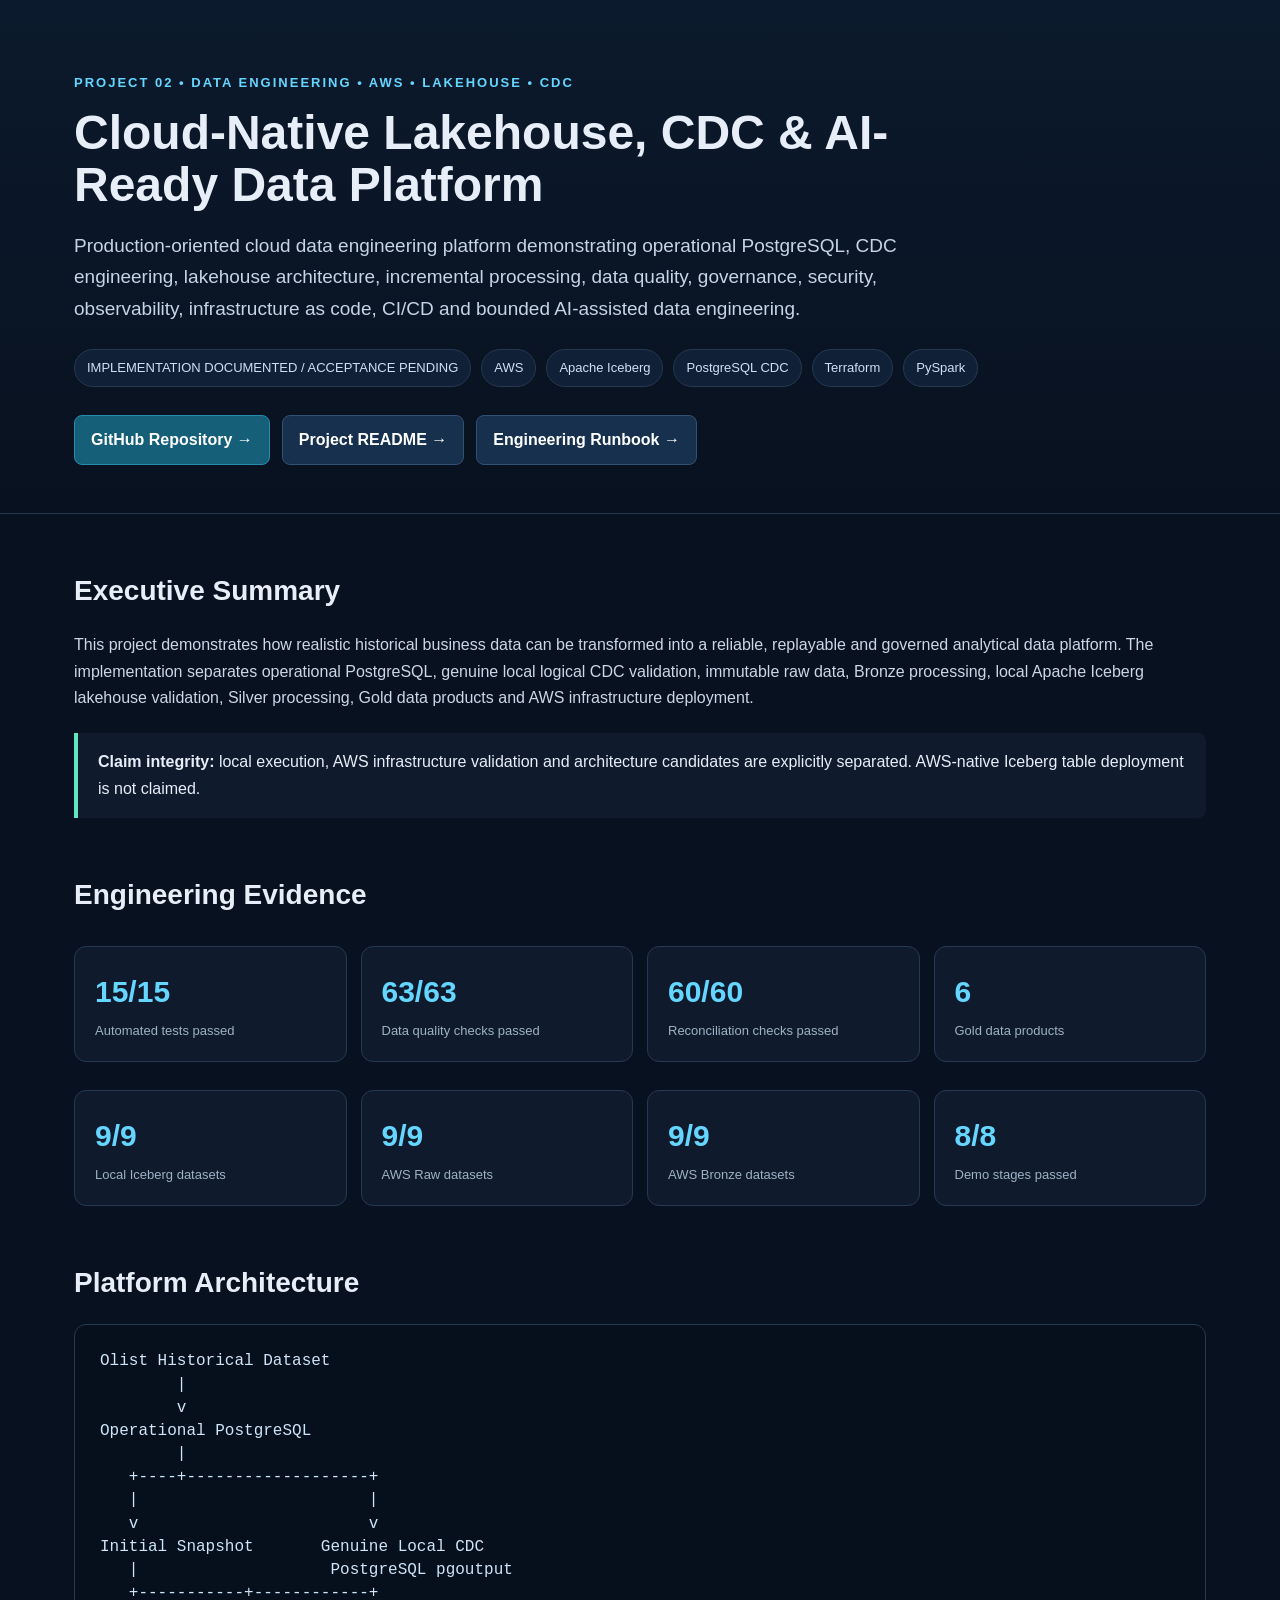
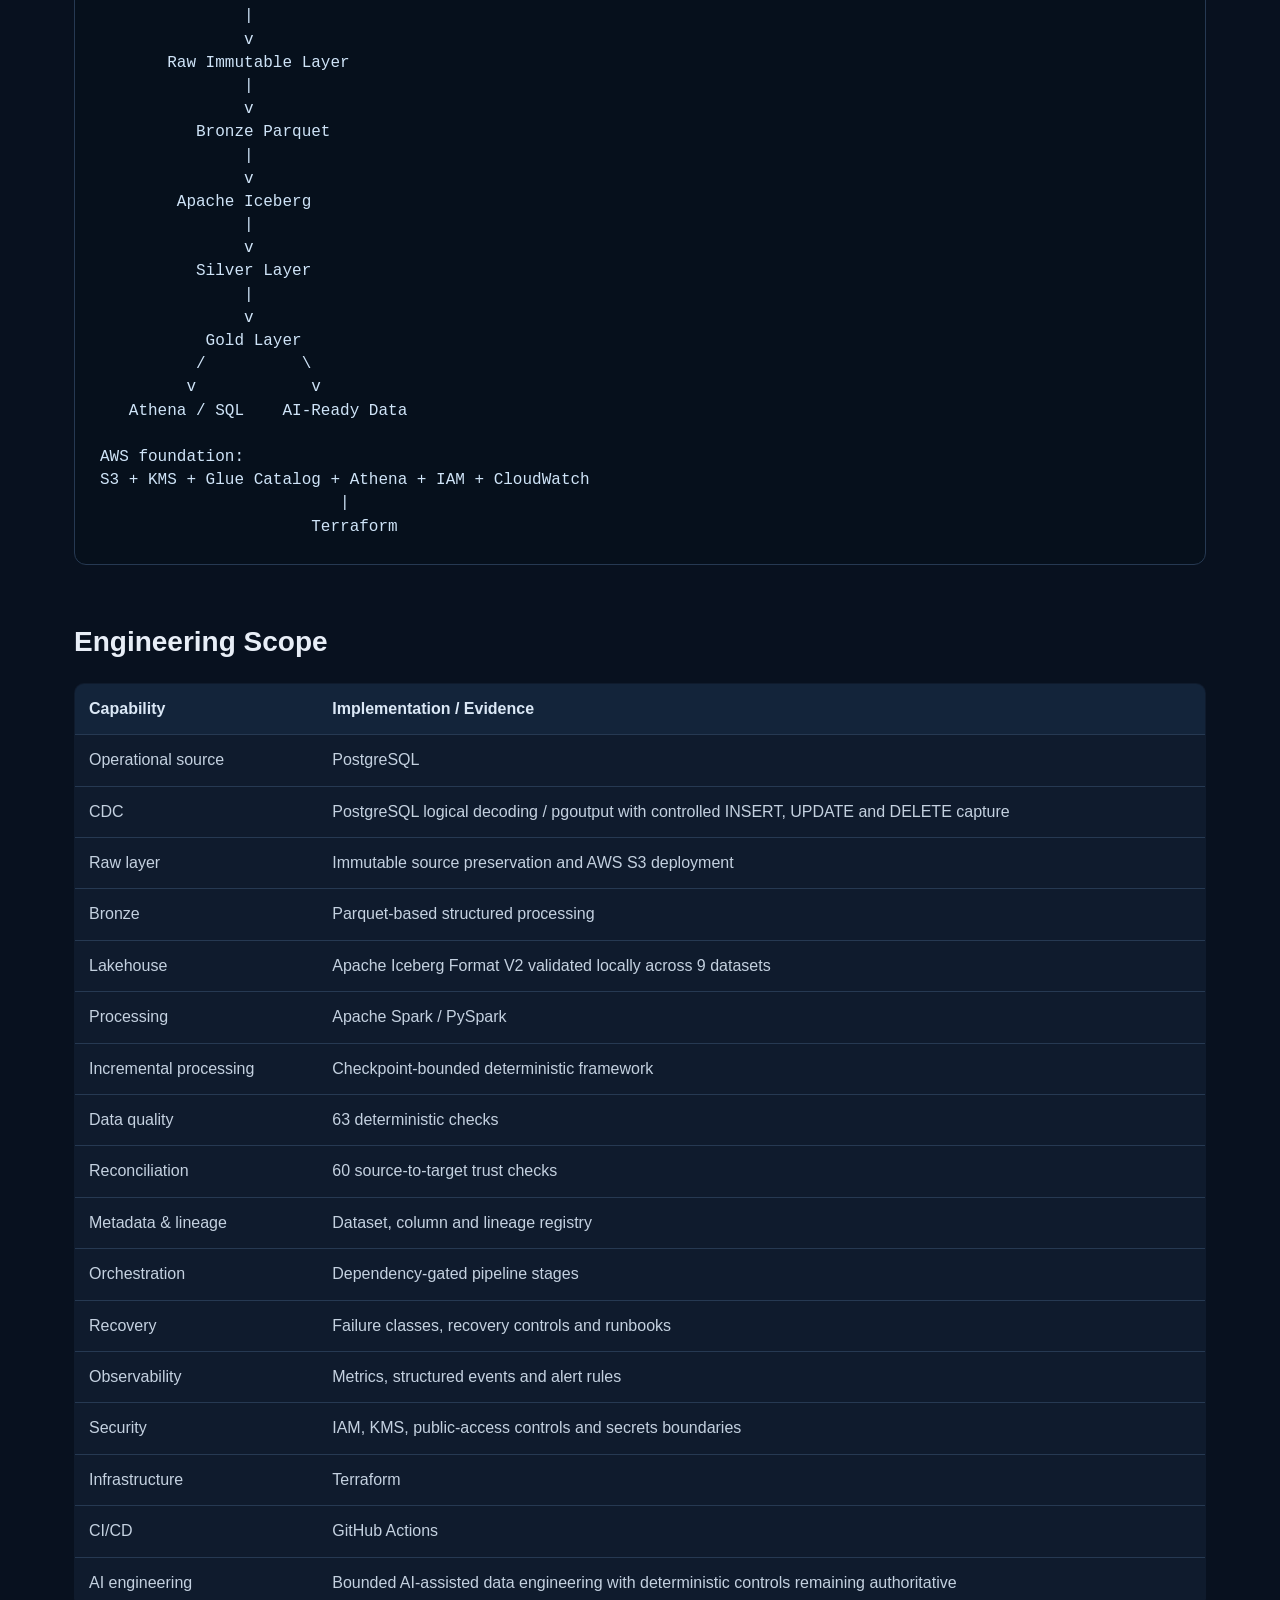
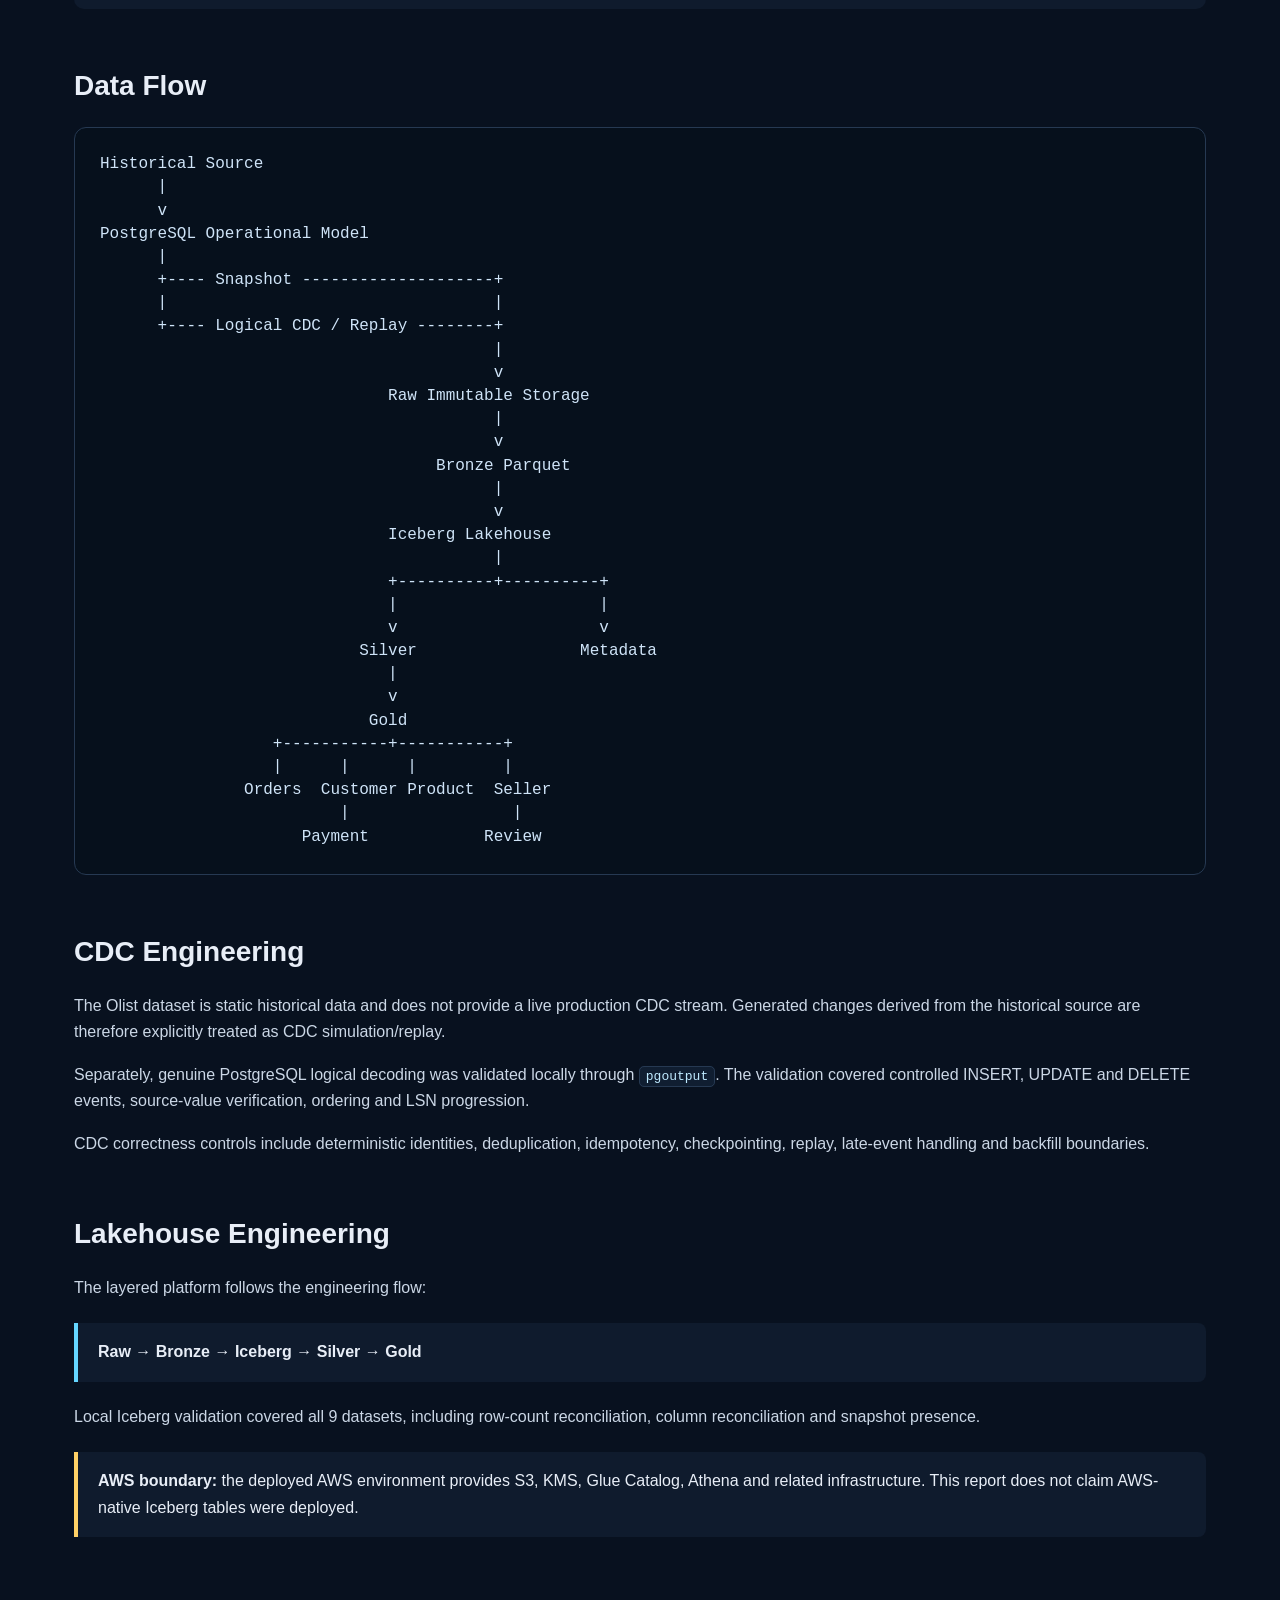
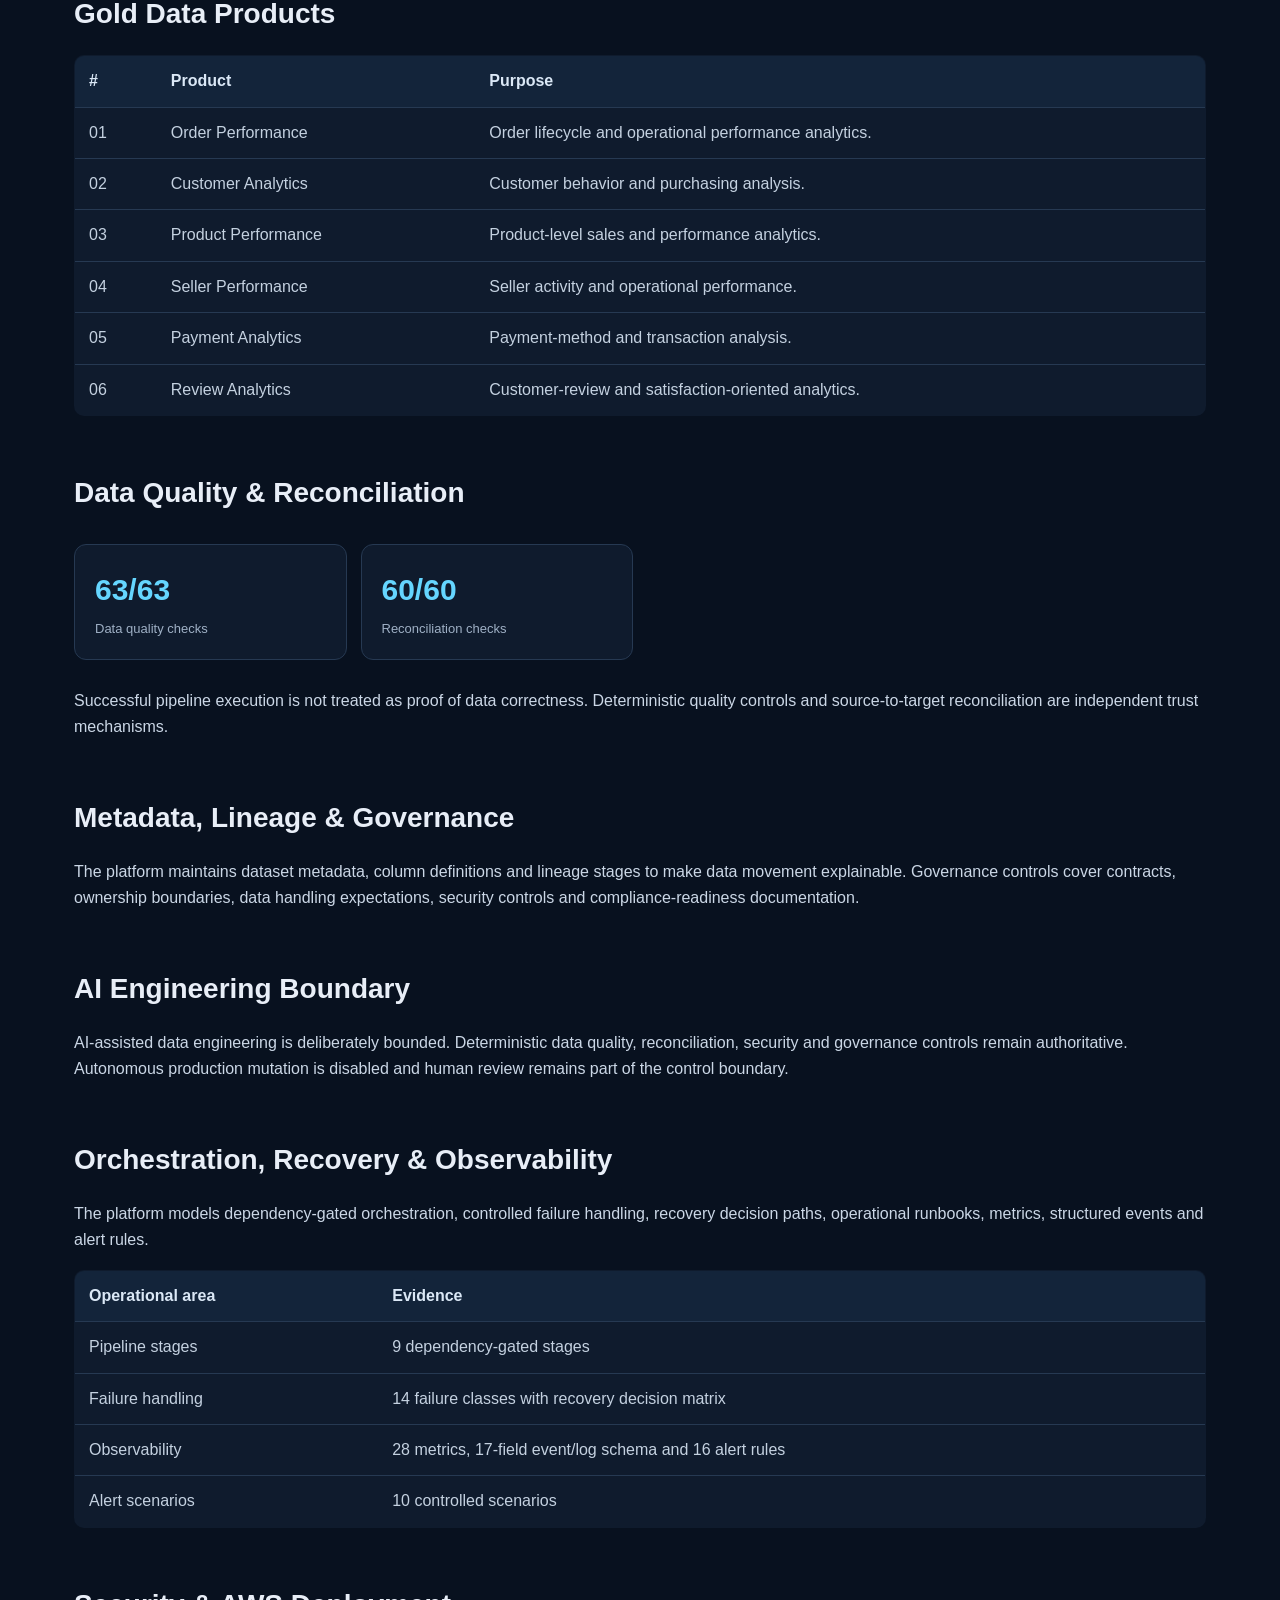
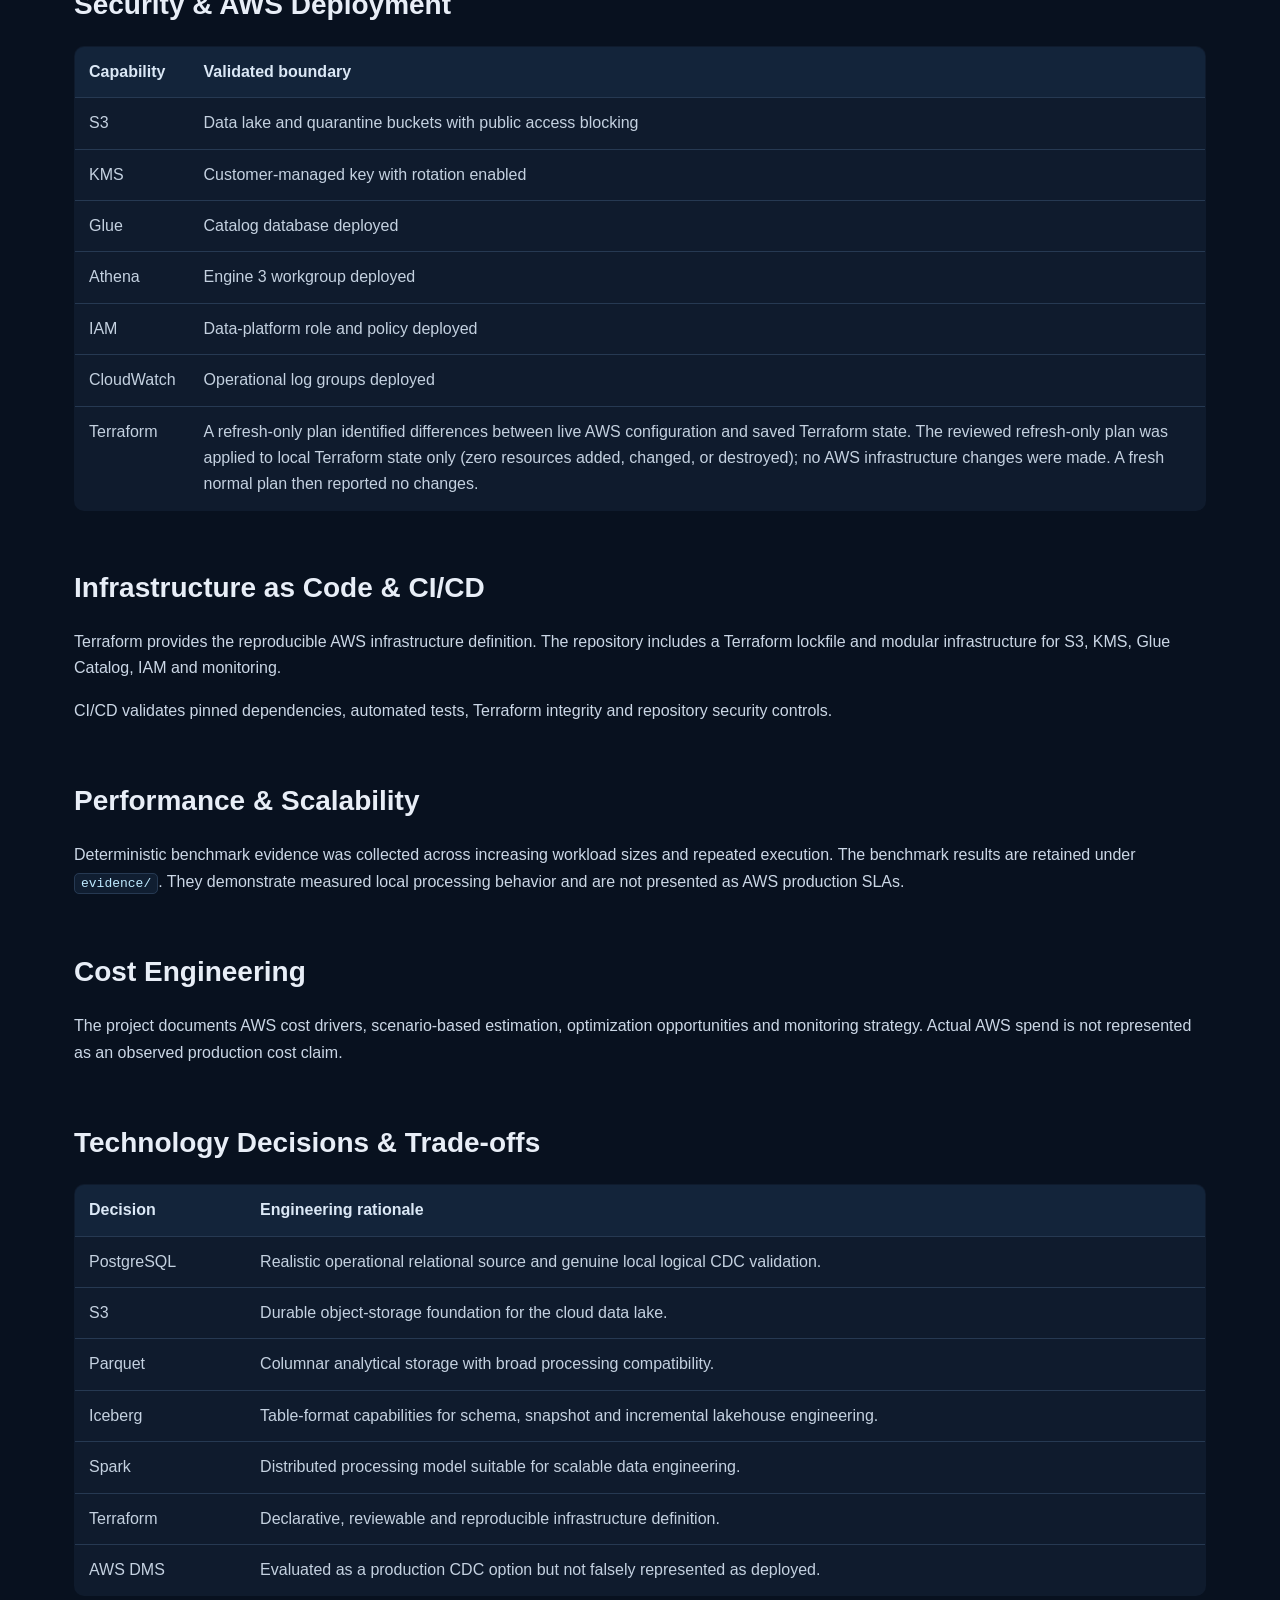
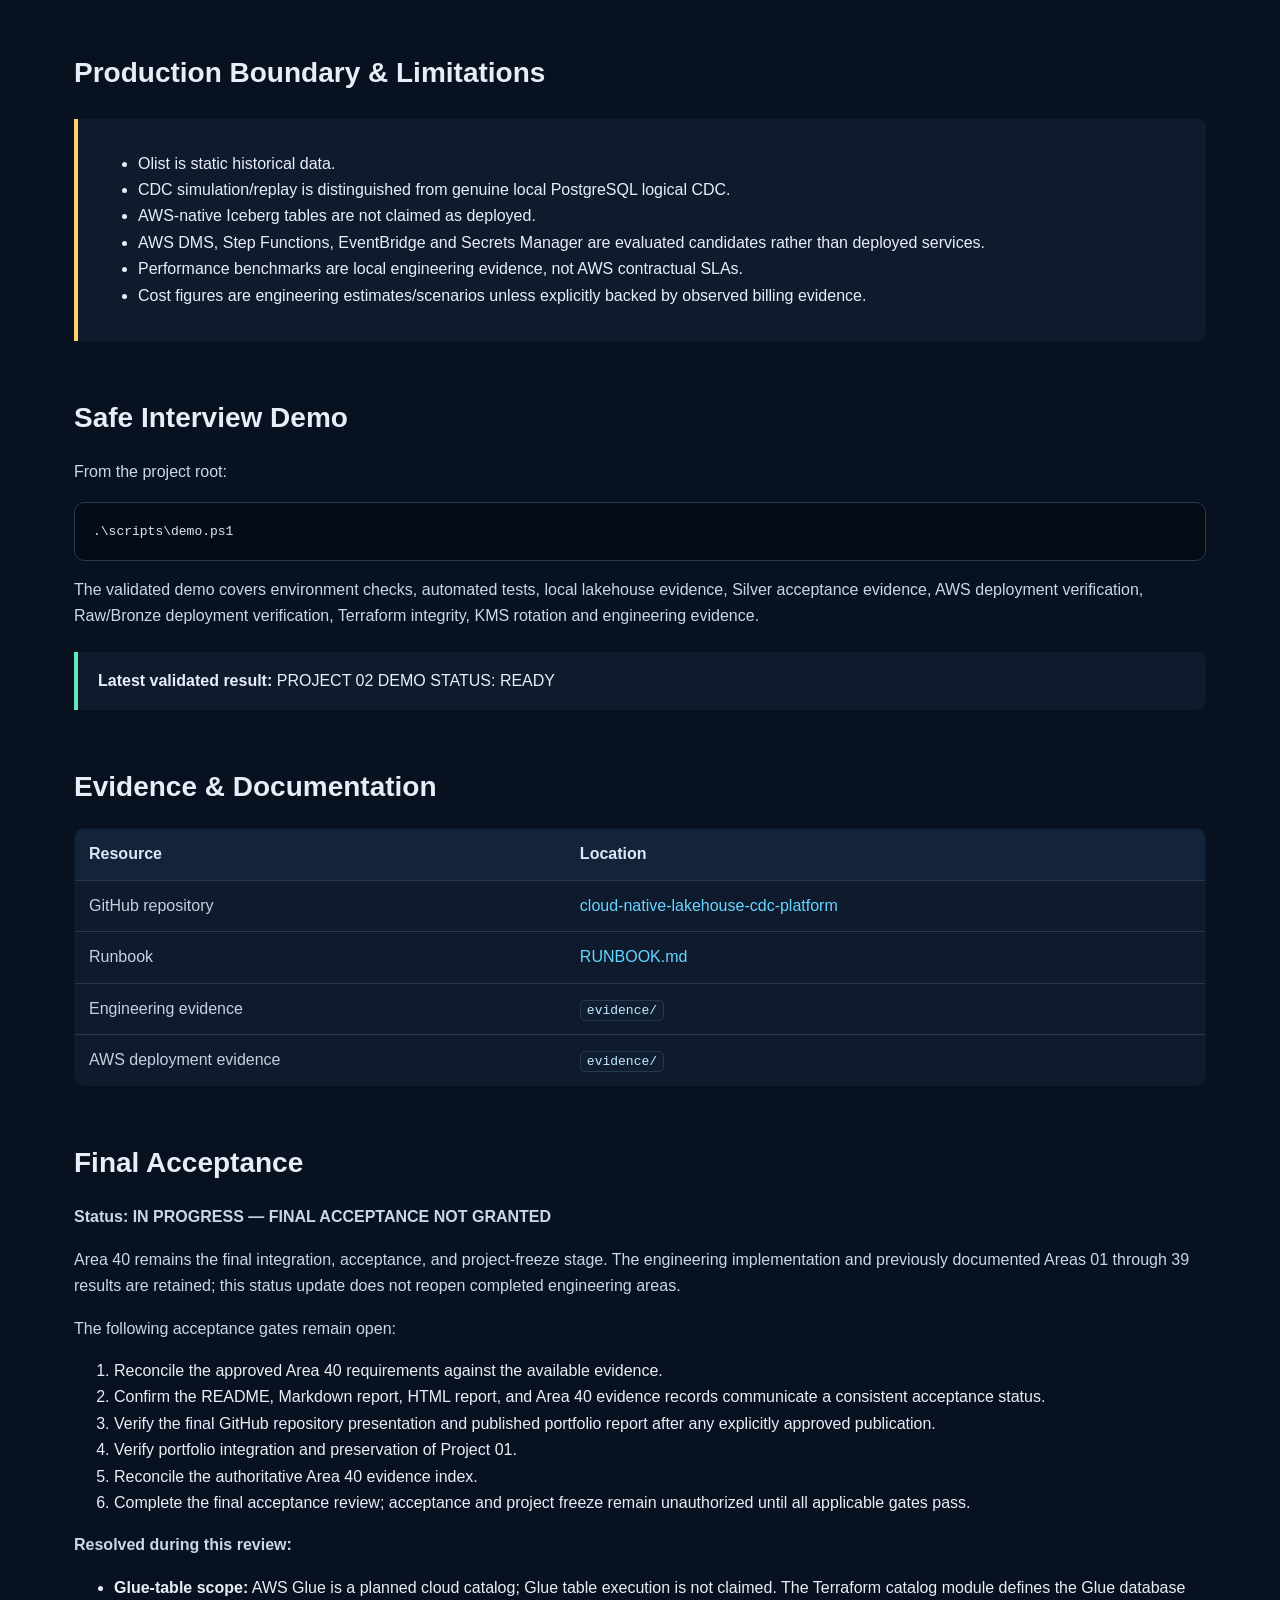
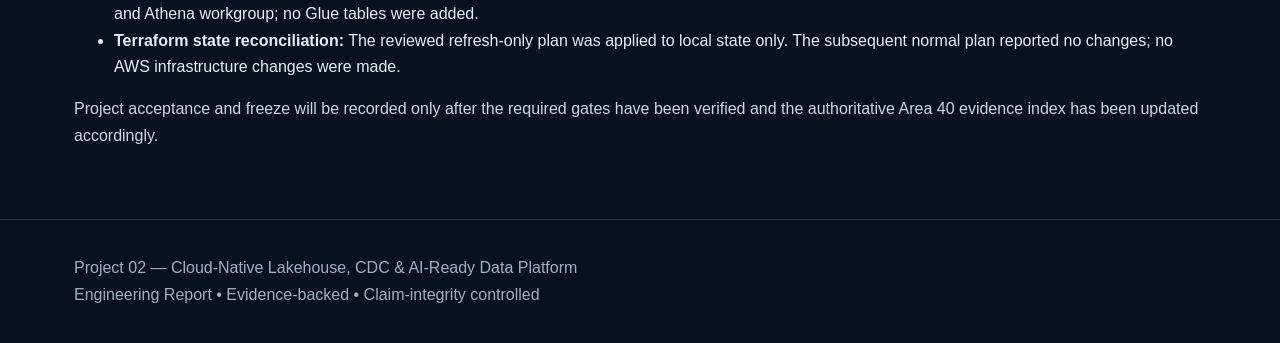
<file: project02-engineering-report.html>
<!doctype html>
<html lang="en">
<head>
<meta charset="utf-8">
<meta name="viewport" content="width=device-width,initial-scale=1">
<title>Project 02 — Cloud-Native Lakehouse, CDC & AI-Ready Data Platform</title>
<style>
:root{--bg:#08111f;--panel:#0f1b2d;--panel2:#13243a;--text:#e8eef7;--muted:#9fb0c5;--line:#263952;--accent:#65d6ff;--accent2:#8b9cff;--ok:#63e6be;--warn:#ffd166}
*{box-sizing:border-box}
html{scroll-behavior:smooth}
body{margin:0;background:var(--bg);color:var(--text);font-family:Inter,Segoe UI,Arial,sans-serif;line-height:1.65}
a{color:var(--accent);text-decoration:none}
a:hover{text-decoration:underline}
.container{max-width:1180px;margin:auto;padding:0 24px}
.hero{padding:72px 0 48px;border-bottom:1px solid var(--line);background:linear-gradient(180deg,#0c1a2d 0%,var(--bg) 100%)}
.eyebrow{font-size:13px;letter-spacing:2px;color:var(--accent);font-weight:700}
h1{font-size:48px;line-height:1.08;margin:14px 0 18px;max-width:950px}
h2{font-size:28px;margin:54px 0 18px}
h3{font-size:20px;margin:28px 0 10px}
p{color:#cbd7e6}
.lead{font-size:19px;max-width:900px;color:#c6d5e6}
.badges{display:flex;flex-wrap:wrap;gap:10px;margin:25px 0}
.badge{padding:7px 12px;border:1px solid var(--line);border-radius:999px;background:#102036;color:#cfe0f4;font-size:13px}
.actions{display:flex;flex-wrap:wrap;gap:12px;margin-top:28px}
.button{display:inline-block;padding:11px 16px;border-radius:8px;background:#17304e;border:1px solid #315274;color:white;font-weight:700}
.button.primary{background:#155f78;border-color:#258cae}
.grid{display:grid;grid-template-columns:repeat(4,1fr);gap:14px;margin:28px 0}
.card{background:var(--panel);border:1px solid var(--line);border-radius:12px;padding:20px}
.metric{font-size:30px;font-weight:800;color:var(--accent)}
.label{font-size:13px;color:var(--muted);margin-top:3px}
.notice{border-left:4px solid var(--accent);background:var(--panel);padding:16px 20px;margin:22px 0;border-radius:0 8px 8px 0}
.notice.ok{border-left-color:var(--ok)}
.notice.warn{border-left-color:var(--warn)}
.arch{background:#06101c;border:1px solid var(--line);border-radius:12px;padding:25px;overflow:auto}
.arch pre{margin:0;color:#cfe4f8;font-family:Consolas,monospace;line-height:1.45}
table{width:100%;border-collapse:collapse;background:var(--panel);border:1px solid var(--line);border-radius:10px;overflow:hidden}
th,td{text-align:left;padding:12px 14px;border-bottom:1px solid var(--line);vertical-align:top}
th{background:var(--panel2);color:#dbe8f6}
td{color:#c4d1e0}
code{background:#101e31;border:1px solid #263952;padding:2px 6px;border-radius:5px;color:#bfeaff}
pre.command{background:#050c15;border:1px solid var(--line);padding:18px;border-radius:10px;overflow:auto;color:#d8e7f7}
.footer{margin-top:70px;padding:35px 0;border-top:1px solid var(--line);color:var(--muted)}
@media(max-width:850px){h1{font-size:36px}.grid{grid-template-columns:repeat(2,1fr)}}
@media(max-width:520px){.grid{grid-template-columns:1fr}.container{padding:0 16px}}
</style>
</head>
<body>
<header class="hero">
<div class="container">
<div class="eyebrow">PROJECT 02 • DATA ENGINEERING • AWS • LAKEHOUSE • CDC</div>
<h1>Cloud-Native Lakehouse, CDC & AI-Ready Data Platform</h1>
<p class="lead">Production-oriented cloud data engineering platform demonstrating operational PostgreSQL, CDC engineering, lakehouse architecture, incremental processing, data quality, governance, security, observability, infrastructure as code, CI/CD and bounded AI-assisted data engineering.</p>
<div class="badges">
<span class="badge">IMPLEMENTATION DOCUMENTED / ACCEPTANCE PENDING</span>
<span class="badge">AWS</span>
<span class="badge">Apache Iceberg</span>
<span class="badge">PostgreSQL CDC</span>
<span class="badge">Terraform</span>
<span class="badge">PySpark</span>
</div>
<div class="actions">
<a class="button primary" href="https://github.com/cvsandeep0105-netizen/cloud-native-lakehouse-cdc-platform" target="_blank">GitHub Repository →</a>
<a class="button" href="../../README.md">Project README →</a>
<a class="button" href="../runbook/RUNBOOK.md">Engineering Runbook →</a>
</div>
</div>
</header>

<main class="container">
<section>
<h2>Executive Summary</h2>
<p>This project demonstrates how realistic historical business data can be transformed into a reliable, replayable and governed analytical data platform. The implementation separates operational PostgreSQL, genuine local logical CDC validation, immutable raw data, Bronze processing, local Apache Iceberg lakehouse validation, Silver processing, Gold data products and AWS infrastructure deployment.</p>
<div class="notice ok"><strong>Claim integrity:</strong> local execution, AWS infrastructure validation and architecture candidates are explicitly separated. AWS-native Iceberg table deployment is not claimed.</div>
</section>

<section>
<h2>Engineering Evidence</h2>
<div class="grid">
<div class="card"><div class="metric">15/15</div><div class="label">Automated tests passed</div></div>
<div class="card"><div class="metric">63/63</div><div class="label">Data quality checks passed</div></div>
<div class="card"><div class="metric">60/60</div><div class="label">Reconciliation checks passed</div></div>
<div class="card"><div class="metric">6</div><div class="label">Gold data products</div></div>
</div>
<div class="grid">
<div class="card"><div class="metric">9/9</div><div class="label">Local Iceberg datasets</div></div>
<div class="card"><div class="metric">9/9</div><div class="label">AWS Raw datasets</div></div>
<div class="card"><div class="metric">9/9</div><div class="label">AWS Bronze datasets</div></div>
<div class="card"><div class="metric">8/8</div><div class="label">Demo stages passed</div></div>
</div>
</section>

<section>
<h2>Platform Architecture</h2>
<div class="arch"><pre>Olist Historical Dataset
        |
        v
Operational PostgreSQL
        |
   +----+-------------------+
   |                        |
   v                        v
Initial Snapshot       Genuine Local CDC
   |                    PostgreSQL pgoutput
   +-----------+------------+
               |
               v
       Raw Immutable Layer
               |
               v
          Bronze Parquet
               |
               v
        Apache Iceberg
               |
               v
          Silver Layer
               |
               v
           Gold Layer
          /          \
         v            v
   Athena / SQL    AI-Ready Data

AWS foundation:
S3 + KMS + Glue Catalog + Athena + IAM + CloudWatch
                         |
                      Terraform</pre></div>
</section>

<section>
<h2>Engineering Scope</h2>
<table>
<tr><th>Capability</th><th>Implementation / Evidence</th></tr>
<tr><td>Operational source</td><td>PostgreSQL</td></tr>
<tr><td>CDC</td><td>PostgreSQL logical decoding / pgoutput with controlled INSERT, UPDATE and DELETE capture</td></tr>
<tr><td>Raw layer</td><td>Immutable source preservation and AWS S3 deployment</td></tr>
<tr><td>Bronze</td><td>Parquet-based structured processing</td></tr>
<tr><td>Lakehouse</td><td>Apache Iceberg Format V2 validated locally across 9 datasets</td></tr>
<tr><td>Processing</td><td>Apache Spark / PySpark</td></tr>
<tr><td>Incremental processing</td><td>Checkpoint-bounded deterministic framework</td></tr>
<tr><td>Data quality</td><td>63 deterministic checks</td></tr>
<tr><td>Reconciliation</td><td>60 source-to-target trust checks</td></tr>
<tr><td>Metadata & lineage</td><td>Dataset, column and lineage registry</td></tr>
<tr><td>Orchestration</td><td>Dependency-gated pipeline stages</td></tr>
<tr><td>Recovery</td><td>Failure classes, recovery controls and runbooks</td></tr>
<tr><td>Observability</td><td>Metrics, structured events and alert rules</td></tr>
<tr><td>Security</td><td>IAM, KMS, public-access controls and secrets boundaries</td></tr>
<tr><td>Infrastructure</td><td>Terraform</td></tr>
<tr><td>CI/CD</td><td>GitHub Actions</td></tr>
<tr><td>AI engineering</td><td>Bounded AI-assisted data engineering with deterministic controls remaining authoritative</td></tr>
</table>
</section>

<section>
<h2>Data Flow</h2>
<div class="arch"><pre>Historical Source
      |
      v
PostgreSQL Operational Model
      |
      +---- Snapshot --------------------+
      |                                  |
      +---- Logical CDC / Replay --------+
                                         |
                                         v
                              Raw Immutable Storage
                                         |
                                         v
                                   Bronze Parquet
                                         |
                                         v
                              Iceberg Lakehouse
                                         |
                              +----------+----------+
                              |                     |
                              v                     v
                           Silver                 Metadata
                              |
                              v
                            Gold
                  +-----------+-----------+
                  |      |      |         |
               Orders  Customer Product  Seller
                         |                 |
                     Payment            Review</pre></div>
</section>

<section>
<h2>CDC Engineering</h2>
<p>The Olist dataset is static historical data and does not provide a live production CDC stream. Generated changes derived from the historical source are therefore explicitly treated as CDC simulation/replay.</p>
<p>Separately, genuine PostgreSQL logical decoding was validated locally through <code>pgoutput</code>. The validation covered controlled INSERT, UPDATE and DELETE events, source-value verification, ordering and LSN progression.</p>
<p>CDC correctness controls include deterministic identities, deduplication, idempotency, checkpointing, replay, late-event handling and backfill boundaries.</p>
</section>

<section>
<h2>Lakehouse Engineering</h2>
<p>The layered platform follows the engineering flow:</p>
<div class="notice"><strong>Raw → Bronze → Iceberg → Silver → Gold</strong></div>
<p>Local Iceberg validation covered all 9 datasets, including row-count reconciliation, column reconciliation and snapshot presence.</p>
<div class="notice warn"><strong>AWS boundary:</strong> the deployed AWS environment provides S3, KMS, Glue Catalog, Athena and related infrastructure. This report does not claim AWS-native Iceberg tables were deployed.</div>
</section>

<section>
<h2>Gold Data Products</h2>
<table>
<tr><th>#</th><th>Product</th><th>Purpose</th></tr>
<tr><td>01</td><td>Order Performance</td><td>Order lifecycle and operational performance analytics.</td></tr>
<tr><td>02</td><td>Customer Analytics</td><td>Customer behavior and purchasing analysis.</td></tr>
<tr><td>03</td><td>Product Performance</td><td>Product-level sales and performance analytics.</td></tr>
<tr><td>04</td><td>Seller Performance</td><td>Seller activity and operational performance.</td></tr>
<tr><td>05</td><td>Payment Analytics</td><td>Payment-method and transaction analysis.</td></tr>
<tr><td>06</td><td>Review Analytics</td><td>Customer-review and satisfaction-oriented analytics.</td></tr>
</table>
</section>

<section>
<h2>Data Quality & Reconciliation</h2>
<div class="grid">
<div class="card"><div class="metric">63/63</div><div class="label">Data quality checks</div></div>
<div class="card"><div class="metric">60/60</div><div class="label">Reconciliation checks</div></div>
</div>
<p>Successful pipeline execution is not treated as proof of data correctness. Deterministic quality controls and source-to-target reconciliation are independent trust mechanisms.</p>
</section>

<section>
<h2>Metadata, Lineage & Governance</h2>
<p>The platform maintains dataset metadata, column definitions and lineage stages to make data movement explainable. Governance controls cover contracts, ownership boundaries, data handling expectations, security controls and compliance-readiness documentation.</p>
</section>

<section>
<h2>AI Engineering Boundary</h2>
<p>AI-assisted data engineering is deliberately bounded. Deterministic data quality, reconciliation, security and governance controls remain authoritative. Autonomous production mutation is disabled and human review remains part of the control boundary.</p>
</section>

<section>
<h2>Orchestration, Recovery & Observability</h2>
<p>The platform models dependency-gated orchestration, controlled failure handling, recovery decision paths, operational runbooks, metrics, structured events and alert rules.</p>
<table>
<tr><th>Operational area</th><th>Evidence</th></tr>
<tr><td>Pipeline stages</td><td>9 dependency-gated stages</td></tr>
<tr><td>Failure handling</td><td>14 failure classes with recovery decision matrix</td></tr>
<tr><td>Observability</td><td>28 metrics, 17-field event/log schema and 16 alert rules</td></tr>
<tr><td>Alert scenarios</td><td>10 controlled scenarios</td></tr>
</table>
</section>

<section>
<h2>Security & AWS Deployment</h2>
<table>
<tr><th>Capability</th><th>Validated boundary</th></tr>
<tr><td>S3</td><td>Data lake and quarantine buckets with public access blocking</td></tr>
<tr><td>KMS</td><td>Customer-managed key with rotation enabled</td></tr>
<tr><td>Glue</td><td>Catalog database deployed</td></tr>
<tr><td>Athena</td><td>Engine 3 workgroup deployed</td></tr>
<tr><td>IAM</td><td>Data-platform role and policy deployed</td></tr>
<tr><td>CloudWatch</td><td>Operational log groups deployed</td></tr>
<tr><td>Terraform</td><td>A refresh-only plan identified differences between live AWS configuration and saved Terraform state. The reviewed refresh-only plan was applied to local Terraform state only (zero resources added, changed, or destroyed); no AWS infrastructure changes were made. A fresh normal plan then reported no changes.</td></tr>
</table>
</section>

<section>
<h2>Infrastructure as Code & CI/CD</h2>
<p>Terraform provides the reproducible AWS infrastructure definition. The repository includes a Terraform lockfile and modular infrastructure for S3, KMS, Glue Catalog, IAM and monitoring.</p>
<p>CI/CD validates pinned dependencies, automated tests, Terraform integrity and repository security controls.</p>
</section>

<section>
<h2>Performance & Scalability</h2>
<p>Deterministic benchmark evidence was collected across increasing workload sizes and repeated execution. The benchmark results are retained under <code>evidence/</code>. They demonstrate measured local processing behavior and are not presented as AWS production SLAs.</p>
</section>

<section>
<h2>Cost Engineering</h2>
<p>The project documents AWS cost drivers, scenario-based estimation, optimization opportunities and monitoring strategy. Actual AWS spend is not represented as an observed production cost claim.</p>
</section>

<section>
<h2>Technology Decisions & Trade-offs</h2>
<table>
<tr><th>Decision</th><th>Engineering rationale</th></tr>
<tr><td>PostgreSQL</td><td>Realistic operational relational source and genuine local logical CDC validation.</td></tr>
<tr><td>S3</td><td>Durable object-storage foundation for the cloud data lake.</td></tr>
<tr><td>Parquet</td><td>Columnar analytical storage with broad processing compatibility.</td></tr>
<tr><td>Iceberg</td><td>Table-format capabilities for schema, snapshot and incremental lakehouse engineering.</td></tr>
<tr><td>Spark</td><td>Distributed processing model suitable for scalable data engineering.</td></tr>
<tr><td>Terraform</td><td>Declarative, reviewable and reproducible infrastructure definition.</td></tr>
<tr><td>AWS DMS</td><td>Evaluated as a production CDC option but not falsely represented as deployed.</td></tr>
</table>
</section>

<section>
<h2>Production Boundary & Limitations</h2>
<div class="notice warn">
<ul>
<li>Olist is static historical data.</li>
<li>CDC simulation/replay is distinguished from genuine local PostgreSQL logical CDC.</li>
<li>AWS-native Iceberg tables are not claimed as deployed.</li>
<li>AWS DMS, Step Functions, EventBridge and Secrets Manager are evaluated candidates rather than deployed services.</li>
<li>Performance benchmarks are local engineering evidence, not AWS contractual SLAs.</li>
<li>Cost figures are engineering estimates/scenarios unless explicitly backed by observed billing evidence.</li>
</ul>
</div>
</section>

<section>
<h2>Safe Interview Demo</h2>
<p>From the project root:</p>
<pre class="command">.\scripts\demo.ps1</pre>
<p>The validated demo covers environment checks, automated tests, local lakehouse evidence, Silver acceptance evidence, AWS deployment verification, Raw/Bronze deployment verification, Terraform integrity, KMS rotation and engineering evidence.</p>
<div class="notice ok"><strong>Latest validated result:</strong> PROJECT 02 DEMO STATUS: READY</div>
</section>

<section>
<h2>Evidence & Documentation</h2>
<table>
<tr><th>Resource</th><th>Location</th></tr>
<tr><td>GitHub repository</td><td><a href="https://github.com/cvsandeep0105-netizen/cloud-native-lakehouse-cdc-platform" target="_blank">cloud-native-lakehouse-cdc-platform</a></td></tr>
<tr><td>Runbook</td><td><a href="../runbook/RUNBOOK.md">RUNBOOK.md</a></td></tr>
<tr><td>Engineering evidence</td><td><code>evidence/</code></td></tr>
<tr><td>AWS deployment evidence</td><td><code>evidence/</code></td></tr>
</table>
</section>

<section>
<h2>Final Acceptance</h2>
<p><strong>Status: IN PROGRESS — FINAL ACCEPTANCE NOT GRANTED</strong></p>
<p>Area 40 remains the final integration, acceptance, and project-freeze stage. The engineering implementation and previously documented Areas 01 through 39 results are retained; this status update does not reopen completed engineering areas.</p>
<p>The following acceptance gates remain open:</p>
<ol>
<li>Reconcile the approved Area 40 requirements against the available evidence.</li>
<li>Confirm the README, Markdown report, HTML report, and Area 40 evidence records communicate a consistent acceptance status.</li>
<li>Verify the final GitHub repository presentation and published portfolio report after any explicitly approved publication.</li>
<li>Verify portfolio integration and preservation of Project 01.</li>
<li>Reconcile the authoritative Area 40 evidence index.</li>
<li>Complete the final acceptance review; acceptance and project freeze remain unauthorized until all applicable gates pass.</li>
</ol>
<p><strong>Resolved during this review:</strong></p>
<ul>
<li><strong>Glue-table scope:</strong> AWS Glue is a planned cloud catalog; Glue table execution is not claimed. The Terraform catalog module defines the Glue database and Athena workgroup; no Glue tables were added.</li>
<li><strong>Terraform state reconciliation:</strong> The reviewed refresh-only plan was applied to local state only. The subsequent normal plan reported no changes; no AWS infrastructure changes were made.</li>
</ul>
<p>Project acceptance and freeze will be recorded only after the required gates have been verified and the authoritative Area 40 evidence index has been updated accordingly.</p>
</section>
</main>

<footer class="footer">
<div class="container">
Project 02 — Cloud-Native Lakehouse, CDC & AI-Ready Data Platform<br>
Engineering Report • Evidence-backed • Claim-integrity controlled
</div>
</footer>
</body>
</html>
</file>
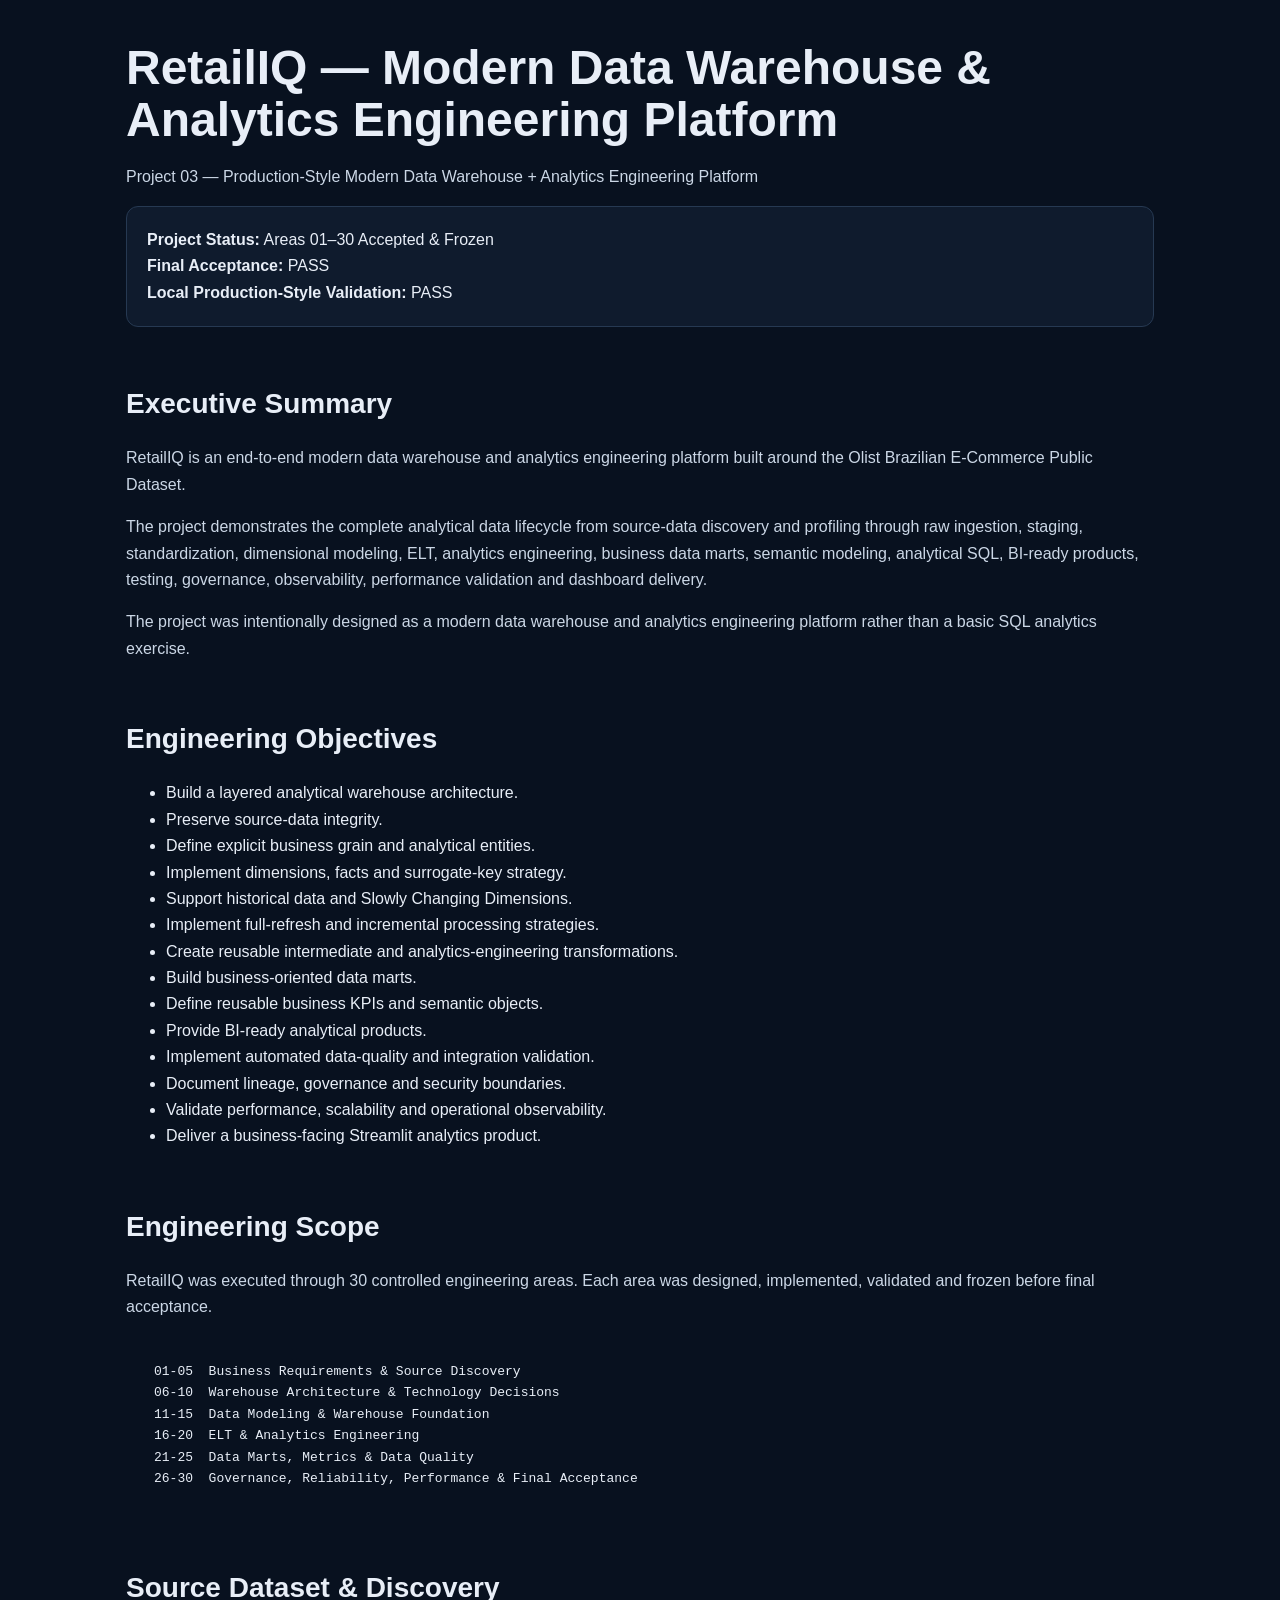
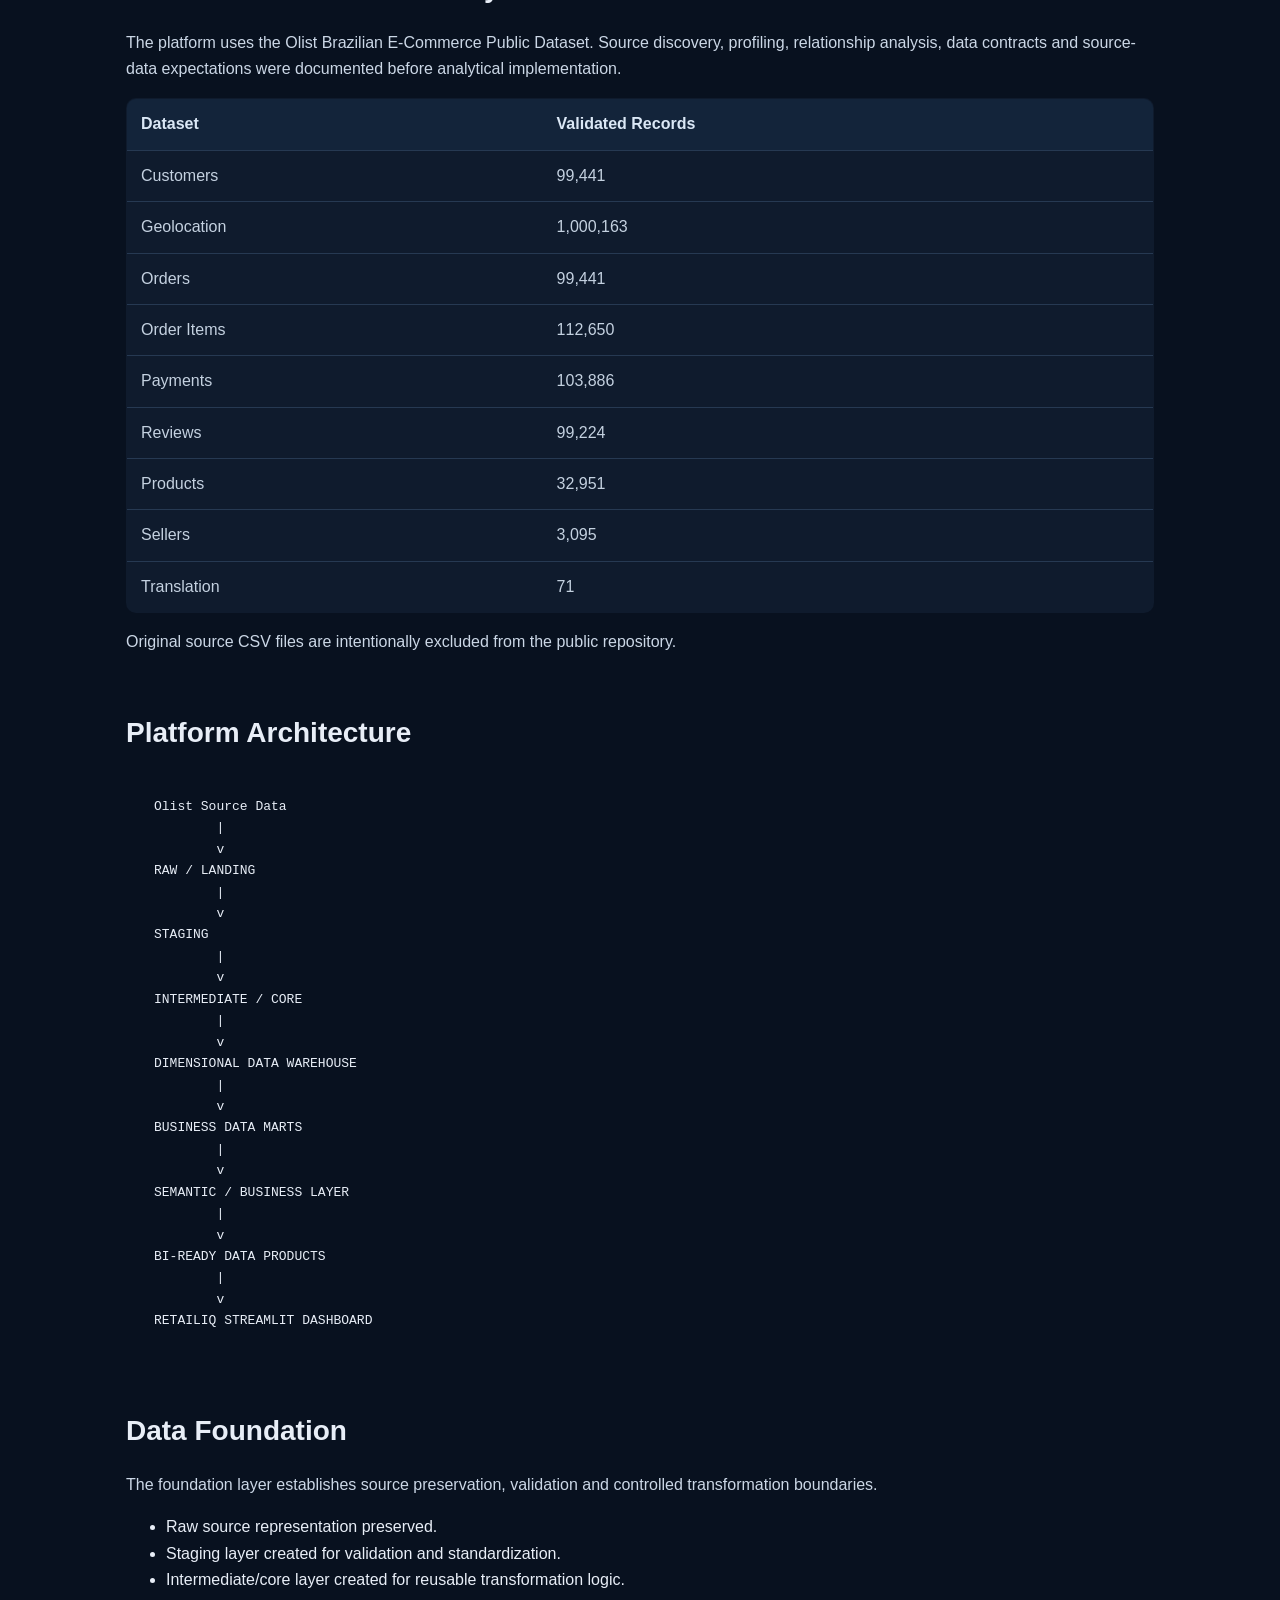
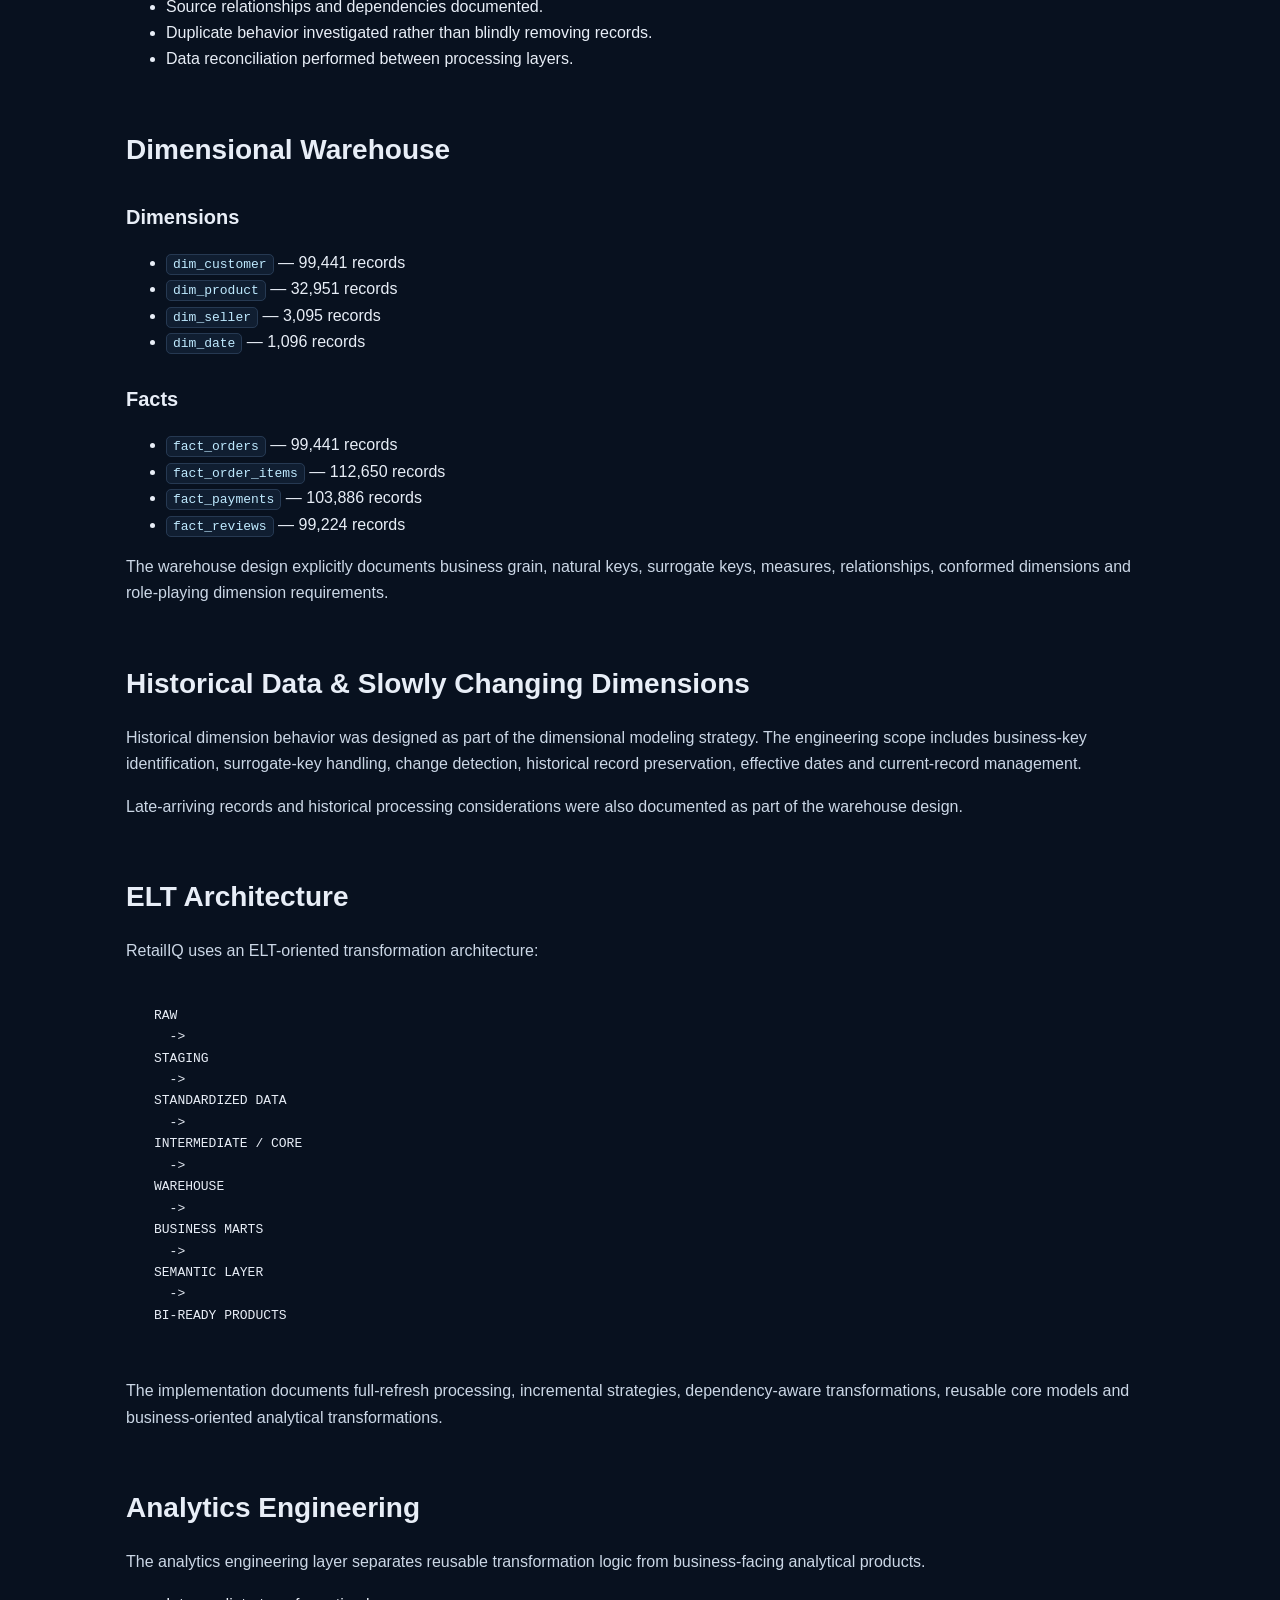
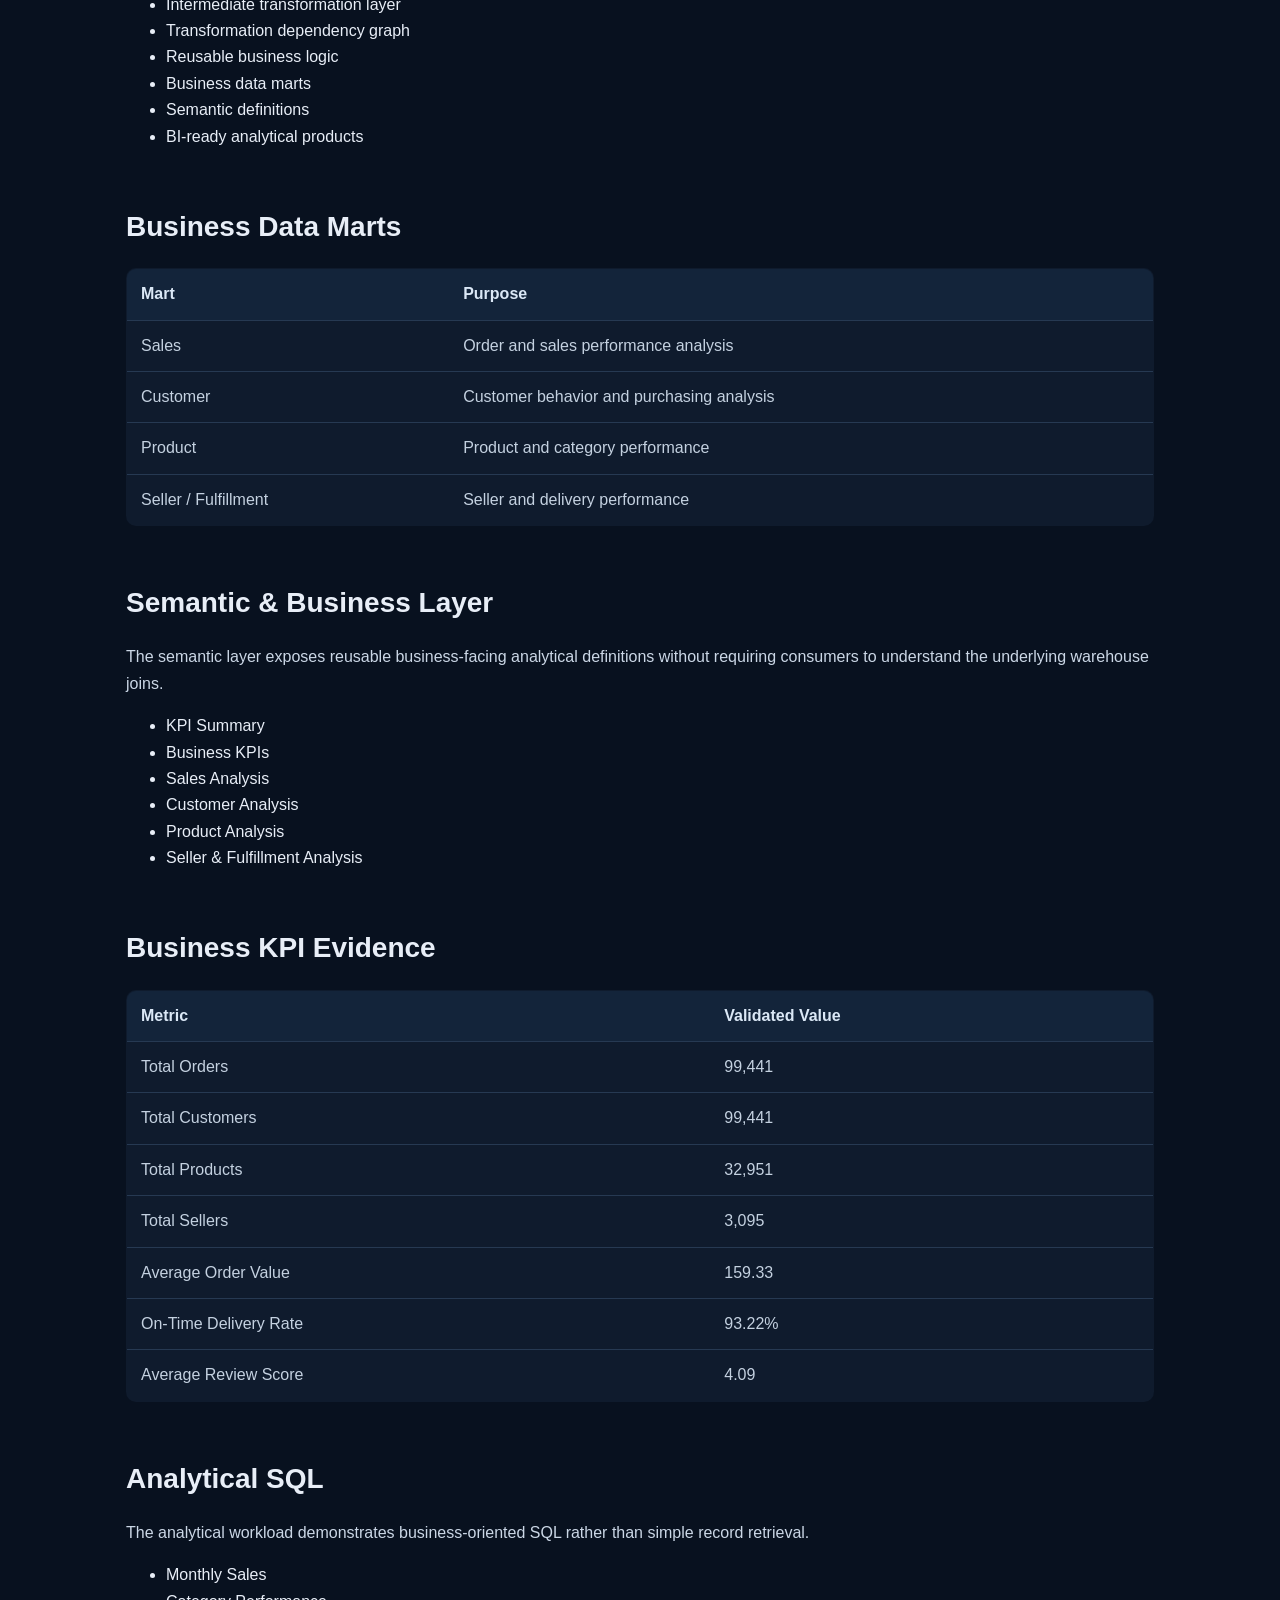
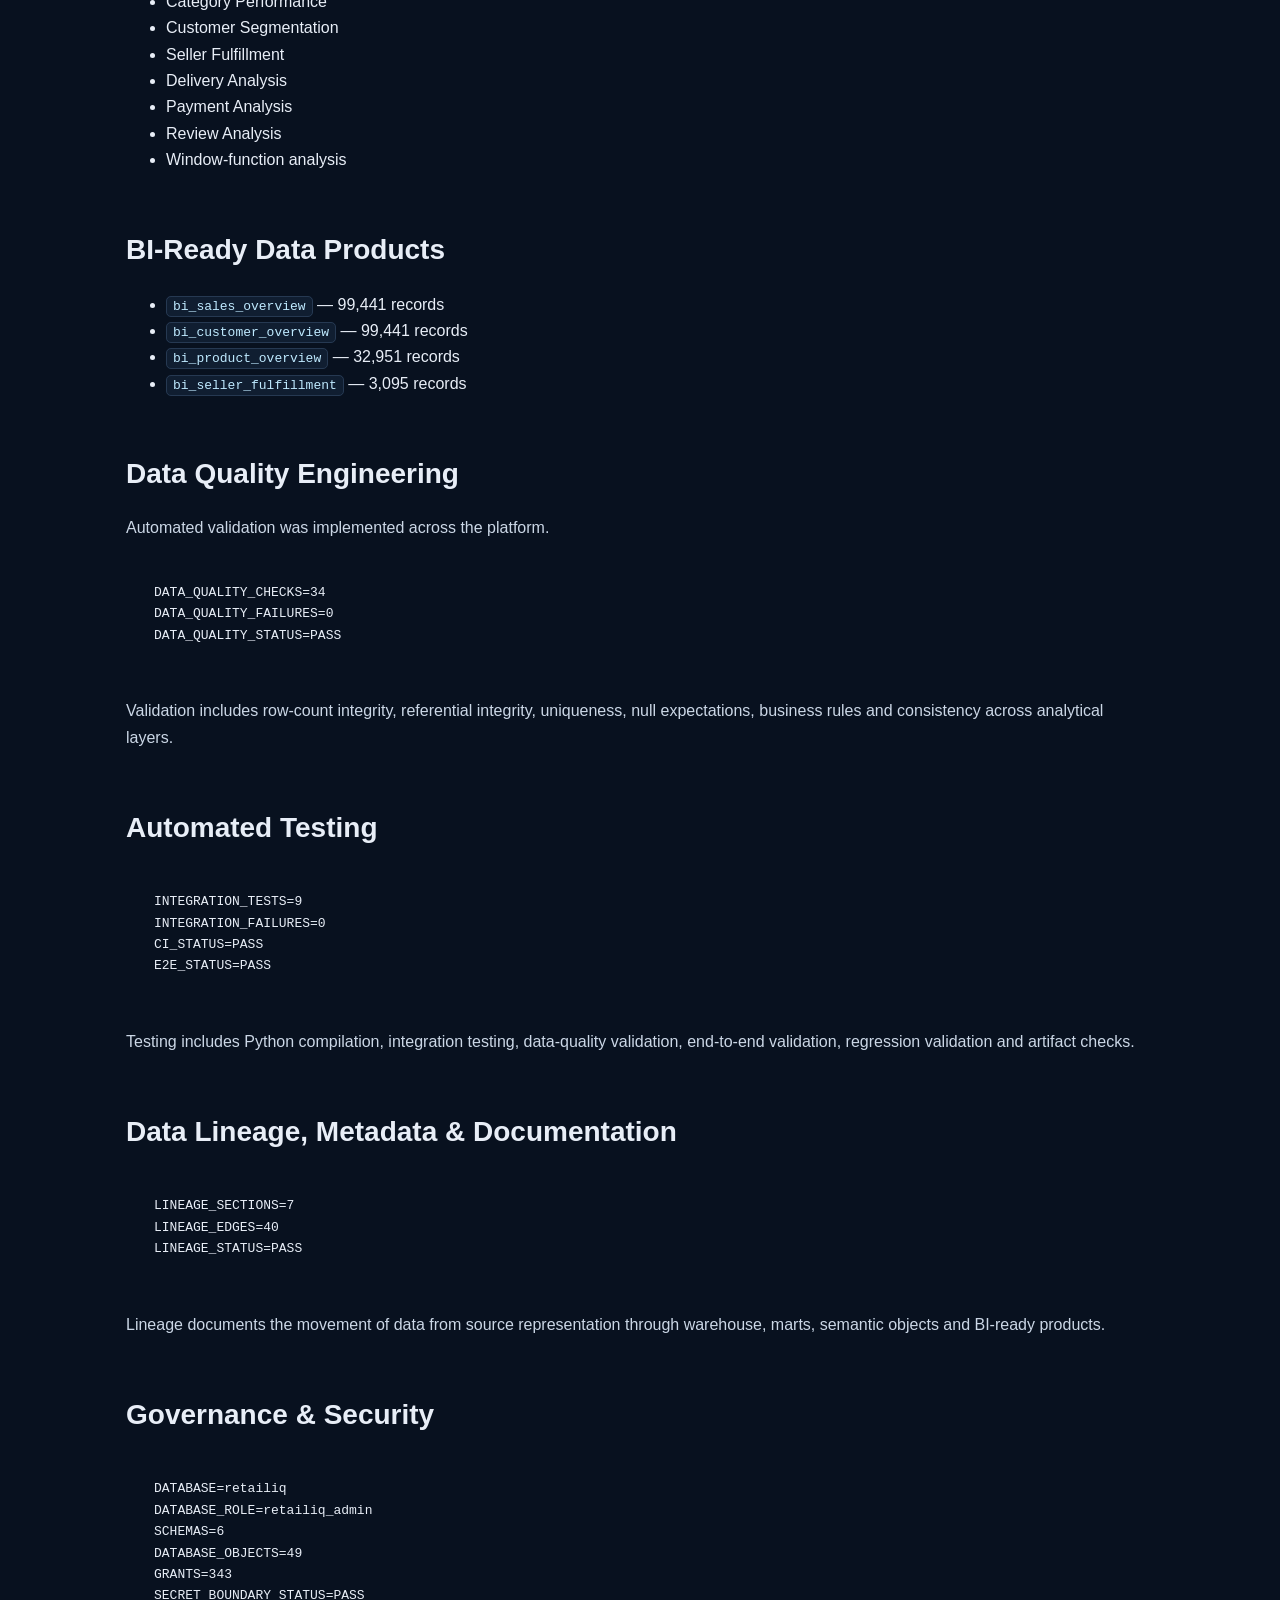
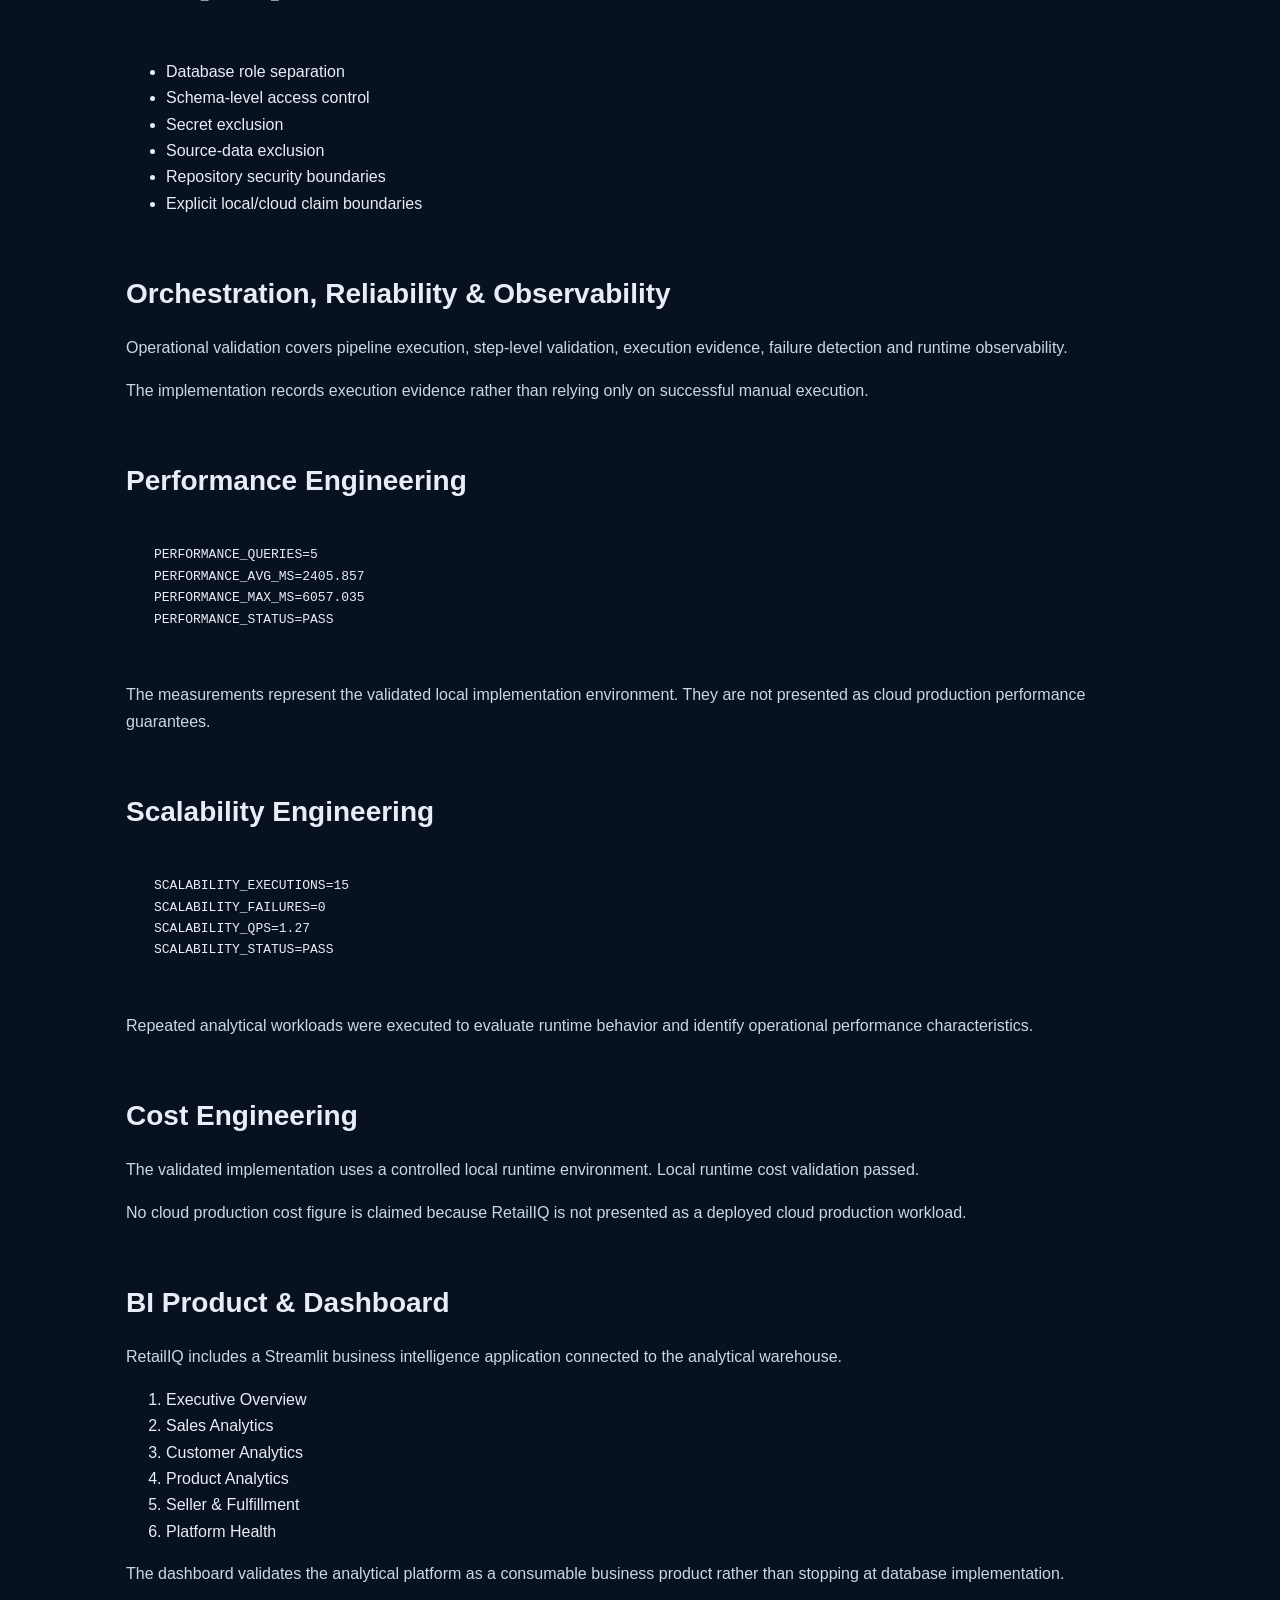
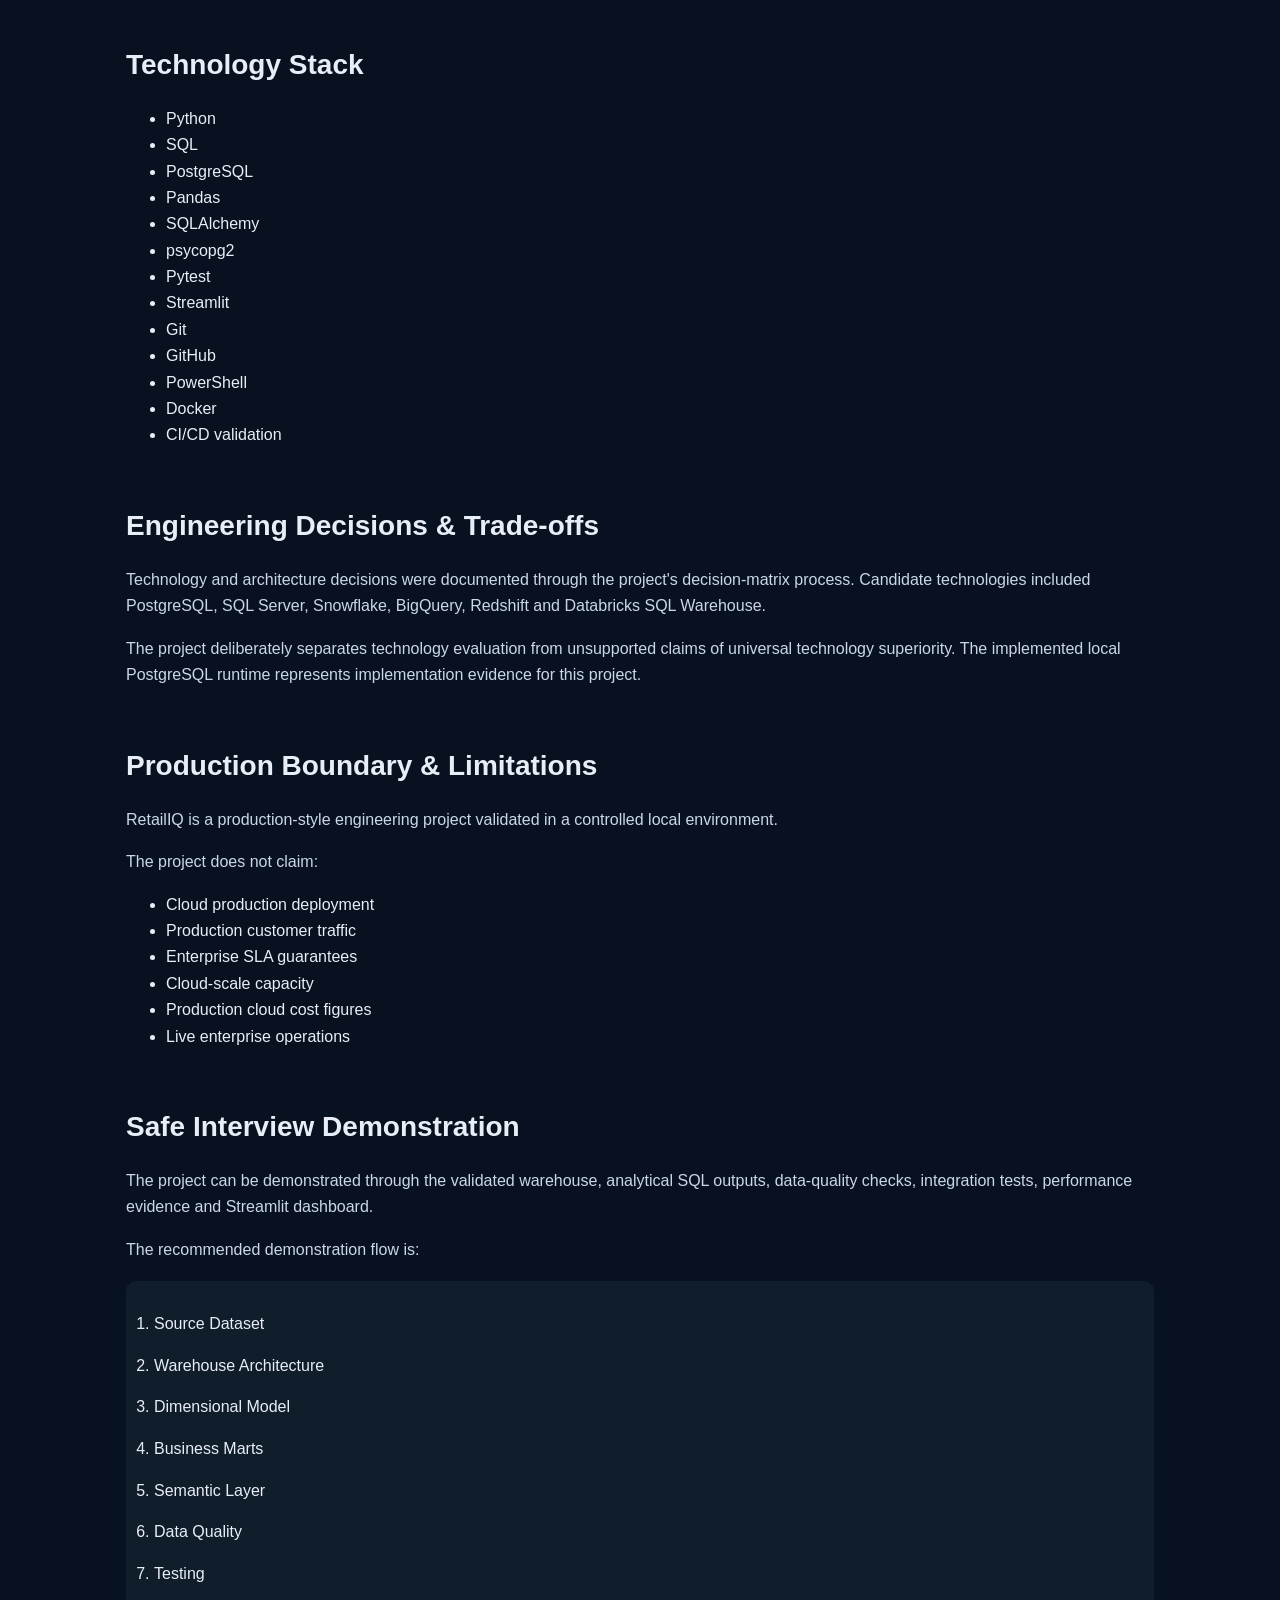
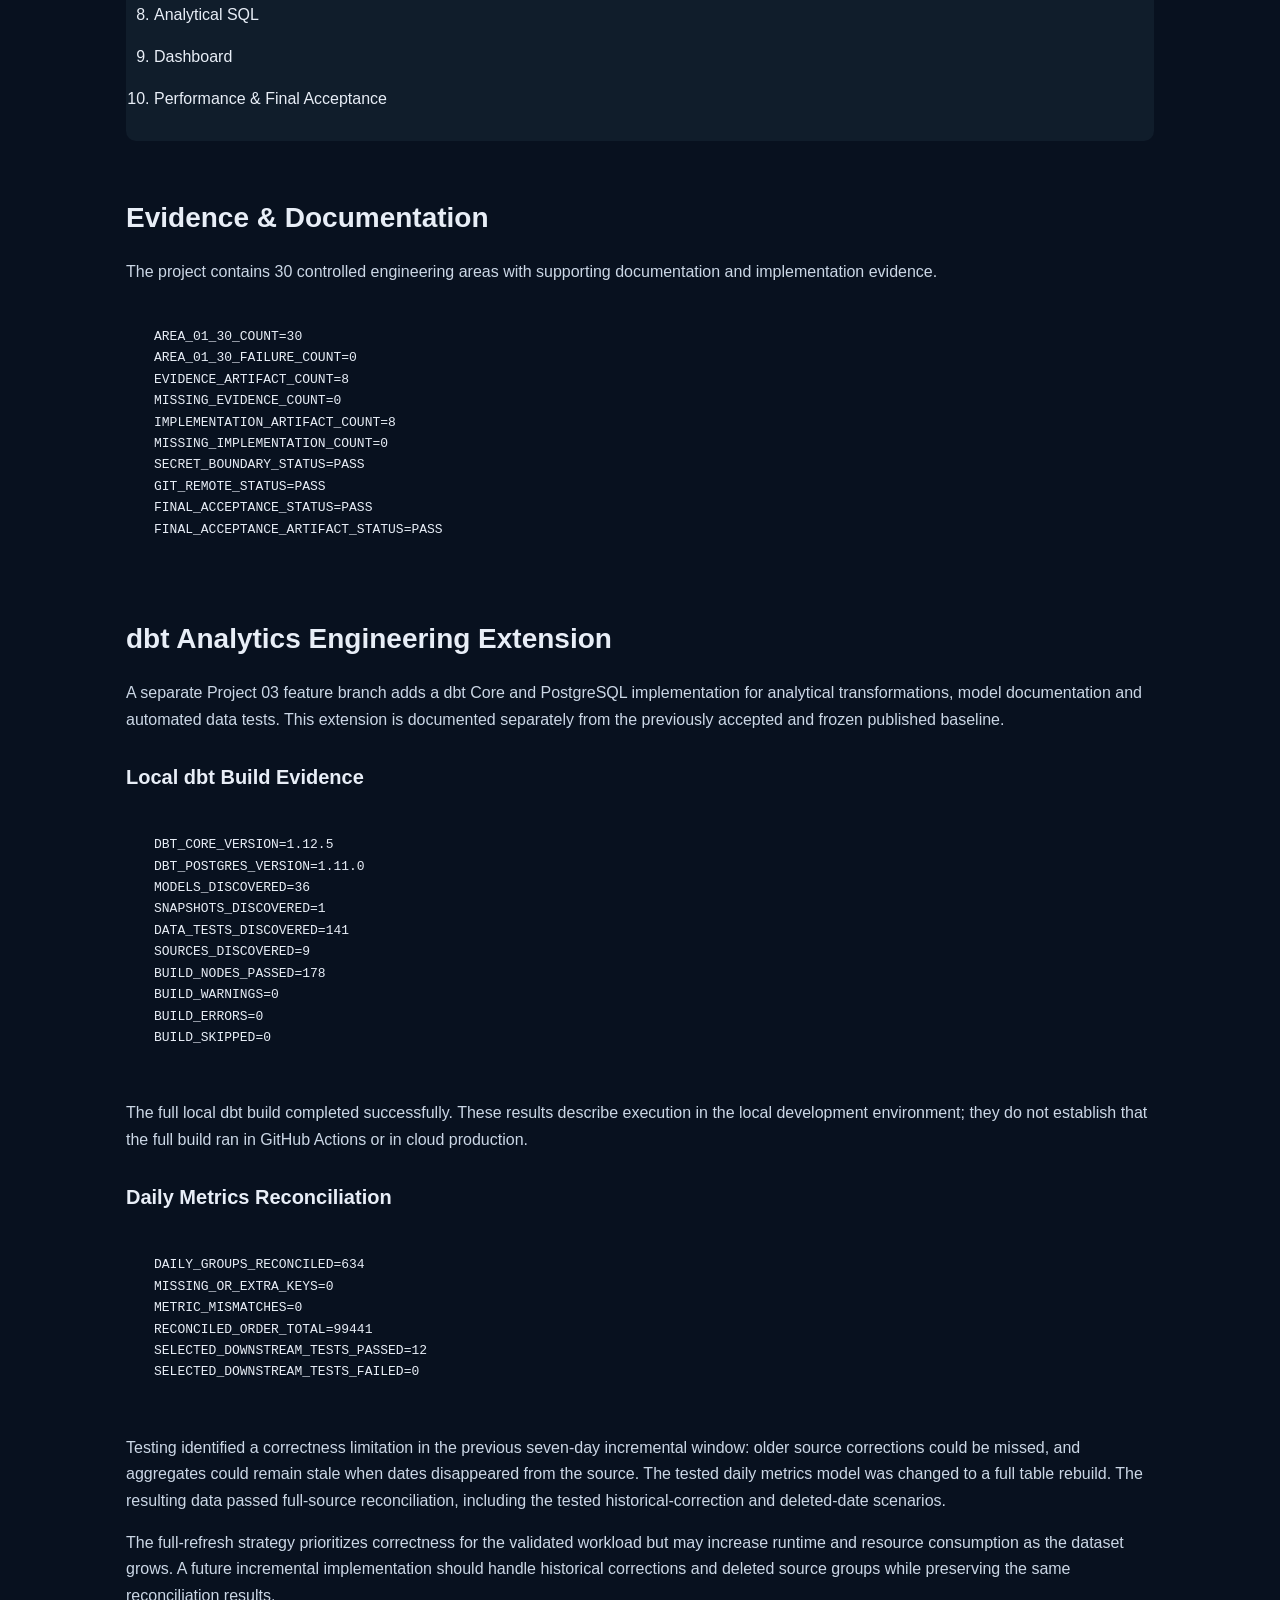
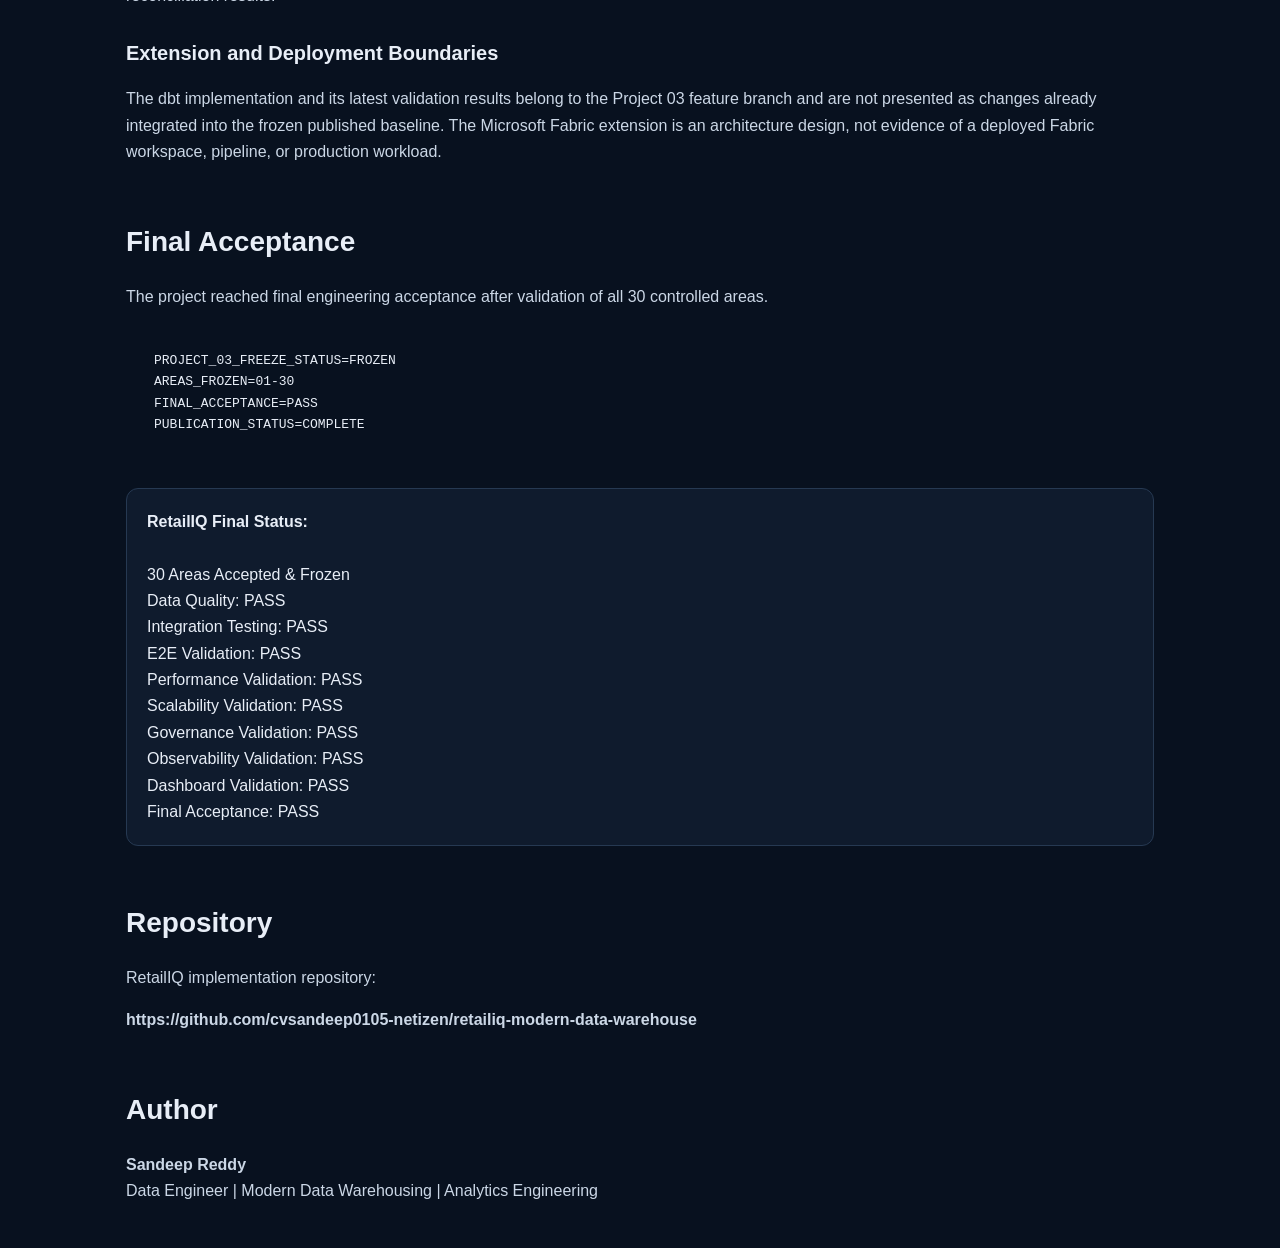
<file: project03-engineering-report.html>
<!DOCTYPE html>
<html lang="en">
<head>
<meta charset="UTF-8">
<meta name="viewport" content="width=device-width, initial-scale=1.0">
<title>RetailIQ &#8212; Modern Data Warehouse &amp; Analytics Engineering Platform</title>
<style>

:root{--bg:#08111f;--panel:#0f1b2d;--panel2:#13243a;--text:#e8eef7;--muted:#9fb0c5;--line:#263952;--accent:#65d6ff;--accent2:#8b9cff;--ok:#63e6be;--warn:#ffd166}
*{box-sizing:border-box}
html{scroll-behavior:smooth}
body{margin:0;background:var(--bg);color:var(--text);font-family:Inter,Segoe UI,Arial,sans-serif;line-height:1.65}
a{color:var(--accent);text-decoration:none}
a:hover{text-decoration:underline}
.container{max-width:1180px;margin:auto;padding:0 24px}
.hero{padding:72px 0 48px;border-bottom:1px solid var(--line);background:linear-gradient(180deg,#0c1a2d 0%,var(--bg) 100%)}
.eyebrow{font-size:13px;letter-spacing:2px;color:var(--accent);font-weight:700}
h1{font-size:48px;line-height:1.08;margin:14px 0 18px;max-width:950px}
h2{font-size:28px;margin:54px 0 18px}
h3{font-size:20px;margin:28px 0 10px}
p{color:#cbd7e6}
.lead{font-size:19px;max-width:900px;color:#c6d5e6}
.badges{display:flex;flex-wrap:wrap;gap:10px;margin:25px 0}
.badge{padding:7px 12px;border:1px solid var(--line);border-radius:999px;background:#102036;color:#cfe0f4;font-size:13px}
.actions{display:flex;flex-wrap:wrap;gap:12px;margin-top:28px}
.button{display:inline-block;padding:11px 16px;border-radius:8px;background:#17304e;border:1px solid #315274;color:white;font-weight:700}
.button.primary{background:#155f78;border-color:#258cae}
.grid{display:grid;grid-template-columns:repeat(4,1fr);gap:14px;margin:28px 0}
.card{background:var(--panel);border:1px solid var(--line);border-radius:12px;padding:20px}
.metric{font-size:30px;font-weight:800;color:var(--accent)}
.label{font-size:13px;color:var(--muted);margin-top:3px}
.notice{border-left:4px solid var(--accent);background:var(--panel);padding:16px 20px;margin:22px 0;border-radius:0 8px 8px 0}
.notice.ok{border-left-color:var(--ok)}
.notice.warn{border-left-color:var(--warn)}
.arch{background:#06101c;border:1px solid var(--line);border-radius:12px;padding:25px;overflow:auto}
.arch pre{margin:0;color:#cfe4f8;font-family:Consolas,monospace;line-height:1.45}
table{width:100%;border-collapse:collapse;background:var(--panel);border:1px solid var(--line);border-radius:10px;overflow:hidden}
th,td{text-align:left;padding:12px 14px;border-bottom:1px solid var(--line);vertical-align:top}
th{background:var(--panel2);color:#dbe8f6}
td{color:#c4d1e0}
code{background:#101e31;border:1px solid #263952;padding:2px 6px;border-radius:5px;color:#bfeaff}
pre.command{background:#050c15;border:1px solid var(--line);padding:18px;border-radius:10px;overflow:auto;color:#d8e7f7}
.footer{margin-top:70px;padding:35px 0;border-top:1px solid var(--line);color:var(--muted)}
@media(max-width:850px){h1{font-size:36px}.grid{grid-template-columns:repeat(2,1fr)}}
@media(max-width:520px){.grid{grid-template-columns:1fr}.container{padding:0 16px}}


body { max-width: 1100px; margin: 0 auto !important; padding: 28px 36px !important; box-sizing: border-box; }
.report-diagram{white-space:pre-wrap;overflow-wrap:anywhere;max-width:100%;box-sizing:border-box;padding:22px 28px;margin:18px 0 30px;border-radius:10px;line-height:1.65;overflow-x:auto}
.demo-flow{margin:18px 0 30px;padding:22px 28px;border-radius:10px;background:#101d2b}
.demo-flow ol{margin:0;padding-left:28px}
.demo-flow li{padding:8px 0;line-height:1.6}
</style>
</head>

<body>

<h1>RetailIQ &#8212; Modern Data Warehouse &amp; Analytics Engineering Platform</h1>

<p class="subtitle">
Project 03 &#8212; Production-Style Modern Data Warehouse + Analytics Engineering Platform
</p>

<div class="card">
<strong>Project Status:</strong> Areas 01&#8211;30 Accepted &amp; Frozen<br>
<strong>Final Acceptance:</strong> PASS<br>
<strong>Local Production-Style Validation:</strong> PASS
</div>

<h2>Executive Summary</h2>

<p>
RetailIQ is an end-to-end modern data warehouse and analytics engineering platform
built around the Olist Brazilian E-Commerce Public Dataset.
</p>

<p>
The project demonstrates the complete analytical data lifecycle from source-data
discovery and profiling through raw ingestion, staging, standardization,
dimensional modeling, ELT, analytics engineering, business data marts,
semantic modeling, analytical SQL, BI-ready products, testing, governance,
observability, performance validation and dashboard delivery.
</p>

<p>
The project was intentionally designed as a modern data warehouse and analytics
engineering platform rather than a basic SQL analytics exercise.
</p>

<h2>Engineering Objectives</h2>

<ul>
<li>Build a layered analytical warehouse architecture.</li>
<li>Preserve source-data integrity.</li>
<li>Define explicit business grain and analytical entities.</li>
<li>Implement dimensions, facts and surrogate-key strategy.</li>
<li>Support historical data and Slowly Changing Dimensions.</li>
<li>Implement full-refresh and incremental processing strategies.</li>
<li>Create reusable intermediate and analytics-engineering transformations.</li>
<li>Build business-oriented data marts.</li>
<li>Define reusable business KPIs and semantic objects.</li>
<li>Provide BI-ready analytical products.</li>
<li>Implement automated data-quality and integration validation.</li>
<li>Document lineage, governance and security boundaries.</li>
<li>Validate performance, scalability and operational observability.</li>
<li>Deliver a business-facing Streamlit analytics product.</li>
</ul>

<h2>Engineering Scope</h2>

<p>
RetailIQ was executed through 30 controlled engineering areas.
Each area was designed, implemented, validated and frozen before final acceptance.
</p>

<pre class="report-diagram">
01-05  Business Requirements &amp; Source Discovery
06-10  Warehouse Architecture &amp; Technology Decisions
11-15  Data Modeling &amp; Warehouse Foundation
16-20  ELT &amp; Analytics Engineering
21-25  Data Marts, Metrics &amp; Data Quality
26-30  Governance, Reliability, Performance &amp; Final Acceptance
</pre>

<h2>Source Dataset &amp; Discovery</h2>

<p>
The platform uses the Olist Brazilian E-Commerce Public Dataset. Source discovery,
profiling, relationship analysis, data contracts and source-data expectations
were documented before analytical implementation.
</p>

<table>
<tr><th>Dataset</th><th>Validated Records</th></tr>
<tr><td>Customers</td><td>99,441</td></tr>
<tr><td>Geolocation</td><td>1,000,163</td></tr>
<tr><td>Orders</td><td>99,441</td></tr>
<tr><td>Order Items</td><td>112,650</td></tr>
<tr><td>Payments</td><td>103,886</td></tr>
<tr><td>Reviews</td><td>99,224</td></tr>
<tr><td>Products</td><td>32,951</td></tr>
<tr><td>Sellers</td><td>3,095</td></tr>
<tr><td>Translation</td><td>71</td></tr>
</table>

<p>
Original source CSV files are intentionally excluded from the public repository.
</p>

<h2>Platform Architecture</h2>

<pre class="report-diagram">
Olist Source Data
        |
        v
RAW / LANDING
        |
        v
STAGING
        |
        v
INTERMEDIATE / CORE
        |
        v
DIMENSIONAL DATA WAREHOUSE
        |
        v
BUSINESS DATA MARTS
        |
        v
SEMANTIC / BUSINESS LAYER
        |
        v
BI-READY DATA PRODUCTS
        |
        v
RETAILIQ STREAMLIT DASHBOARD
</pre>

<h2>Data Foundation</h2>

<p>
The foundation layer establishes source preservation, validation and controlled
transformation boundaries.
</p>

<ul>
<li>Raw source representation preserved.</li>
<li>Staging layer created for validation and standardization.</li>
<li>Intermediate/core layer created for reusable transformation logic.</li>
<li>Source relationships and dependencies documented.</li>
<li>Duplicate behavior investigated rather than blindly removing records.</li>
<li>Data reconciliation performed between processing layers.</li>
</ul>

<h2>Dimensional Warehouse</h2>

<h3>Dimensions</h3>

<ul>
<li><code>dim_customer</code> &#8212; 99,441 records</li>
<li><code>dim_product</code> &#8212; 32,951 records</li>
<li><code>dim_seller</code> &#8212; 3,095 records</li>
<li><code>dim_date</code> &#8212; 1,096 records</li>
</ul>

<h3>Facts</h3>

<ul>
<li><code>fact_orders</code> &#8212; 99,441 records</li>
<li><code>fact_order_items</code> &#8212; 112,650 records</li>
<li><code>fact_payments</code> &#8212; 103,886 records</li>
<li><code>fact_reviews</code> &#8212; 99,224 records</li>
</ul>

<p>
The warehouse design explicitly documents business grain, natural keys,
surrogate keys, measures, relationships, conformed dimensions and role-playing
dimension requirements.
</p>

<h2>Historical Data &amp; Slowly Changing Dimensions</h2>

<p>
Historical dimension behavior was designed as part of the dimensional modeling
strategy. The engineering scope includes business-key identification,
surrogate-key handling, change detection, historical record preservation,
effective dates and current-record management.
</p>

<p>
Late-arriving records and historical processing considerations were also
documented as part of the warehouse design.
</p>

<h2>ELT Architecture</h2>

<p>
RetailIQ uses an ELT-oriented transformation architecture:
</p>

<pre class="report-diagram">
RAW
  ->
STAGING
  ->
STANDARDIZED DATA
  ->
INTERMEDIATE / CORE
  ->
WAREHOUSE
  ->
BUSINESS MARTS
  ->
SEMANTIC LAYER
  ->
BI-READY PRODUCTS
</pre>

<p>
The implementation documents full-refresh processing, incremental strategies,
dependency-aware transformations, reusable core models and business-oriented
analytical transformations.
</p>

<h2>Analytics Engineering</h2>

<p>
The analytics engineering layer separates reusable transformation logic from
business-facing analytical products.
</p>

<ul>
<li>Intermediate transformation layer</li>
<li>Transformation dependency graph</li>
<li>Reusable business logic</li>
<li>Business data marts</li>
<li>Semantic definitions</li>
<li>BI-ready analytical products</li>
</ul>

<h2>Business Data Marts</h2>

<table>
<tr><th>Mart</th><th>Purpose</th></tr>
<tr><td>Sales</td><td>Order and sales performance analysis</td></tr>
<tr><td>Customer</td><td>Customer behavior and purchasing analysis</td></tr>
<tr><td>Product</td><td>Product and category performance</td></tr>
<tr><td>Seller / Fulfillment</td><td>Seller and delivery performance</td></tr>
</table>

<h2>Semantic &amp; Business Layer</h2>

<p>
The semantic layer exposes reusable business-facing analytical definitions
without requiring consumers to understand the underlying warehouse joins.
</p>

<ul>
<li>KPI Summary</li>
<li>Business KPIs</li>
<li>Sales Analysis</li>
<li>Customer Analysis</li>
<li>Product Analysis</li>
<li>Seller &amp; Fulfillment Analysis</li>
</ul>

<h2>Business KPI Evidence</h2>

<table>
<tr><th>Metric</th><th>Validated Value</th></tr>
<tr><td>Total Orders</td><td>99,441</td></tr>
<tr><td>Total Customers</td><td>99,441</td></tr>
<tr><td>Total Products</td><td>32,951</td></tr>
<tr><td>Total Sellers</td><td>3,095</td></tr>
<tr><td>Average Order Value</td><td>159.33</td></tr>
<tr><td>On-Time Delivery Rate</td><td>93.22%</td></tr>
<tr><td>Average Review Score</td><td>4.09</td></tr>
</table>

<h2>Analytical SQL</h2>

<p>
The analytical workload demonstrates business-oriented SQL rather than simple
record retrieval.
</p>

<ul>
<li>Monthly Sales</li>
<li>Category Performance</li>
<li>Customer Segmentation</li>
<li>Seller Fulfillment</li>
<li>Delivery Analysis</li>
<li>Payment Analysis</li>
<li>Review Analysis</li>
<li>Window-function analysis</li>
</ul>

<h2>BI-Ready Data Products</h2>

<ul>
<li><code>bi_sales_overview</code> &#8212; 99,441 records</li>
<li><code>bi_customer_overview</code> &#8212; 99,441 records</li>
<li><code>bi_product_overview</code> &#8212; 32,951 records</li>
<li><code>bi_seller_fulfillment</code> &#8212; 3,095 records</li>
</ul>

<h2>Data Quality Engineering</h2>

<p>
Automated validation was implemented across the platform.
</p>

<pre class="report-diagram">
DATA_QUALITY_CHECKS=34
DATA_QUALITY_FAILURES=0
DATA_QUALITY_STATUS=PASS
</pre>

<p>
Validation includes row-count integrity, referential integrity, uniqueness,
null expectations, business rules and consistency across analytical layers.
</p>

<h2>Automated Testing</h2>

<pre class="report-diagram">
INTEGRATION_TESTS=9
INTEGRATION_FAILURES=0
CI_STATUS=PASS
E2E_STATUS=PASS
</pre>

<p>
Testing includes Python compilation, integration testing, data-quality
validation, end-to-end validation, regression validation and artifact checks.
</p>

<h2>Data Lineage, Metadata &amp; Documentation</h2>

<pre class="report-diagram">
LINEAGE_SECTIONS=7
LINEAGE_EDGES=40
LINEAGE_STATUS=PASS
</pre>

<p>
Lineage documents the movement of data from source representation through
warehouse, marts, semantic objects and BI-ready products.
</p>

<h2>Governance &amp; Security</h2>

<pre class="report-diagram">
DATABASE=retailiq
DATABASE_ROLE=retailiq_admin
SCHEMAS=6
DATABASE_OBJECTS=49
GRANTS=343
SECRET_BOUNDARY_STATUS=PASS
</pre>

<ul>
<li>Database role separation</li>
<li>Schema-level access control</li>
<li>Secret exclusion</li>
<li>Source-data exclusion</li>
<li>Repository security boundaries</li>
<li>Explicit local/cloud claim boundaries</li>
</ul>

<h2>Orchestration, Reliability &amp; Observability</h2>

<p>
Operational validation covers pipeline execution, step-level validation,
execution evidence, failure detection and runtime observability.
</p>

<p>
The implementation records execution evidence rather than relying only on
successful manual execution.
</p>

<h2>Performance Engineering</h2>

<pre class="report-diagram">
PERFORMANCE_QUERIES=5
PERFORMANCE_AVG_MS=2405.857
PERFORMANCE_MAX_MS=6057.035
PERFORMANCE_STATUS=PASS
</pre>

<p>
The measurements represent the validated local implementation environment.
They are not presented as cloud production performance guarantees.
</p>

<h2>Scalability Engineering</h2>

<pre class="report-diagram">
SCALABILITY_EXECUTIONS=15
SCALABILITY_FAILURES=0
SCALABILITY_QPS=1.27
SCALABILITY_STATUS=PASS
</pre>

<p>
Repeated analytical workloads were executed to evaluate runtime behavior and
identify operational performance characteristics.
</p>

<h2>Cost Engineering</h2>

<p>
The validated implementation uses a controlled local runtime environment.
Local runtime cost validation passed.
</p>

<p>
No cloud production cost figure is claimed because RetailIQ is not presented
as a deployed cloud production workload.
</p>

<h2>BI Product &amp; Dashboard</h2>

<p>
RetailIQ includes a Streamlit business intelligence application connected to
the analytical warehouse.
</p>

<ol>
<li>Executive Overview</li>
<li>Sales Analytics</li>
<li>Customer Analytics</li>
<li>Product Analytics</li>
<li>Seller &amp; Fulfillment</li>
<li>Platform Health</li>
</ol>

<p>
The dashboard validates the analytical platform as a consumable business
product rather than stopping at database implementation.
</p>

<h2>Technology Stack</h2>

<ul>
<li>Python</li>
<li>SQL</li>
<li>PostgreSQL</li>
<li>Pandas</li>
<li>SQLAlchemy</li>
<li>psycopg2</li>
<li>Pytest</li>
<li>Streamlit</li>
<li>Git</li>
<li>GitHub</li>
<li>PowerShell</li>
<li>Docker</li>
<li>CI/CD validation</li>
</ul>

<h2>Engineering Decisions &amp; Trade-offs</h2>

<p>
Technology and architecture decisions were documented through the project's
decision-matrix process. Candidate technologies included PostgreSQL, SQL Server,
Snowflake, BigQuery, Redshift and Databricks SQL Warehouse.
</p>

<p>
The project deliberately separates technology evaluation from unsupported
claims of universal technology superiority. The implemented local PostgreSQL
runtime represents implementation evidence for this project.
</p>

<h2>Production Boundary &amp; Limitations</h2>

<p>
RetailIQ is a production-style engineering project validated in a controlled
local environment.
</p>

<p>The project does not claim:</p>

<ul>
<li>Cloud production deployment</li>
<li>Production customer traffic</li>
<li>Enterprise SLA guarantees</li>
<li>Cloud-scale capacity</li>
<li>Production cloud cost figures</li>
<li>Live enterprise operations</li>
</ul>

<h2>Safe Interview Demonstration</h2>

<p>
The project can be demonstrated through the validated warehouse, analytical
SQL outputs, data-quality checks, integration tests, performance evidence and
Streamlit dashboard.
</p>

<p>
The recommended demonstration flow is:
</p>

<ol class="demo-flow"><li>Source Dataset</li><li>Warehouse Architecture</li><li>Dimensional Model</li><li>Business Marts</li><li>Semantic Layer</li><li>Data Quality</li><li>Testing</li><li>Analytical SQL</li><li>Dashboard</li><li>Performance &amp; Final Acceptance</li></ol>

<h2>Evidence &amp; Documentation</h2>

<p>
The project contains 30 controlled engineering areas with supporting
documentation and implementation evidence.
</p>

<pre class="report-diagram">
AREA_01_30_COUNT=30
AREA_01_30_FAILURE_COUNT=0
EVIDENCE_ARTIFACT_COUNT=8
MISSING_EVIDENCE_COUNT=0
IMPLEMENTATION_ARTIFACT_COUNT=8
MISSING_IMPLEMENTATION_COUNT=0
SECRET_BOUNDARY_STATUS=PASS
GIT_REMOTE_STATUS=PASS
FINAL_ACCEPTANCE_STATUS=PASS
FINAL_ACCEPTANCE_ARTIFACT_STATUS=PASS
</pre>

<h2>dbt Analytics Engineering Extension</h2>

<p>
A separate Project 03 feature branch adds a dbt Core and PostgreSQL
implementation for analytical transformations, model documentation and
automated data tests. This extension is documented separately from the
previously accepted and frozen published baseline.
</p>

<h3>Local dbt Build Evidence</h3>

<pre class="report-diagram">
DBT_CORE_VERSION=1.12.5
DBT_POSTGRES_VERSION=1.11.0
MODELS_DISCOVERED=36
SNAPSHOTS_DISCOVERED=1
DATA_TESTS_DISCOVERED=141
SOURCES_DISCOVERED=9
BUILD_NODES_PASSED=178
BUILD_WARNINGS=0
BUILD_ERRORS=0
BUILD_SKIPPED=0
</pre>

<p>
The full local dbt build completed successfully. These results describe
execution in the local development environment; they do not establish that
the full build ran in GitHub Actions or in cloud production.
</p>

<h3>Daily Metrics Reconciliation</h3>

<pre class="report-diagram">
DAILY_GROUPS_RECONCILED=634
MISSING_OR_EXTRA_KEYS=0
METRIC_MISMATCHES=0
RECONCILED_ORDER_TOTAL=99441
SELECTED_DOWNSTREAM_TESTS_PASSED=12
SELECTED_DOWNSTREAM_TESTS_FAILED=0
</pre>

<p>
Testing identified a correctness limitation in the previous seven-day
incremental window: older source corrections could be missed, and aggregates
could remain stale when dates disappeared from the source. The tested daily
metrics model was changed to a full table rebuild. The resulting data passed
full-source reconciliation, including the tested historical-correction and
deleted-date scenarios.
</p>

<p>
The full-refresh strategy prioritizes correctness for the validated workload
but may increase runtime and resource consumption as the dataset grows.
A future incremental implementation should handle historical corrections
and deleted source groups while preserving the same reconciliation results.
</p>

<h3>Extension and Deployment Boundaries</h3>

<p>
The dbt implementation and its latest validation results belong to the
Project 03 feature branch and are not presented as changes already integrated
into the frozen published baseline. The Microsoft Fabric extension is an
architecture design, not evidence of a deployed Fabric workspace, pipeline,
or production workload.
</p>
<h2>Final Acceptance</h2>

<p>
The project reached final engineering acceptance after validation of all
30 controlled areas.
</p>

<pre class="report-diagram">
PROJECT_03_FREEZE_STATUS=FROZEN
AREAS_FROZEN=01-30
FINAL_ACCEPTANCE=PASS
PUBLICATION_STATUS=COMPLETE
</pre>

<div class="card">
<strong>RetailIQ Final Status:</strong><br><br>
30 Areas Accepted &amp; Frozen<br>
Data Quality: PASS<br>
Integration Testing: PASS<br>
E2E Validation: PASS<br>
Performance Validation: PASS<br>
Scalability Validation: PASS<br>
Governance Validation: PASS<br>
Observability Validation: PASS<br>
Dashboard Validation: PASS<br>
Final Acceptance: PASS
</div>

<h2>Repository</h2>

<p>
RetailIQ implementation repository:
</p>

<p>
<strong>https://github.com/cvsandeep0105-netizen/retailiq-modern-data-warehouse</strong>
</p>

<h2>Author</h2>

<p>
<strong>Sandeep Reddy</strong><br>
Data Engineer | Modern Data Warehousing | Analytics Engineering
</p>

</body>
</html>
</file>
<file: styles.css>
:root {
  --bg: #07101d;
  --bg-soft: #0b1626;
  --surface: #101d2e;
  --surface-2: #142337;
  --text: #edf4fb;
  --muted: #9cafc3;
  --line: rgba(255,255,255,.10);
  --accent: #62d5ff;
  --accent-2: #9b8cff;
  --max: 1180px;
  --radius: 18px;
}

* {
  box-sizing: border-box;
}

html {
  scroll-behavior: smooth;
}

body {
  margin: 0;
  background: var(--bg);
  color: var(--text);
  font-family: Inter, ui-sans-serif, system-ui, -apple-system, BlinkMacSystemFont, "Segoe UI", sans-serif;
  line-height: 1.65;
}

a {
  color: inherit;
}

.container {
  width: min(calc(100% - 40px), var(--max));
  margin-inline: auto;
}

.site-header {
  position: sticky;
  top: 0;
  z-index: 20;
  background: rgba(7,16,29,.86);
  backdrop-filter: blur(14px);
  border-bottom: 1px solid var(--line);
}

.nav {
  min-height: 72px;
  display: flex;
  align-items: center;
  justify-content: space-between;
  gap: 30px;
}

.brand {
  text-decoration: none;
  font-size: 1.2rem;
  font-weight: 850;
  letter-spacing: -.04em;
}

.brand span {
  color: var(--accent);
}

nav {
  display: flex;
  gap: 25px;
}

nav a,
.footer-links a {
  color: var(--muted);
  text-decoration: none;
  font-size: .92rem;
  transition: color .2s ease;
}

nav a:hover,
.footer-links a:hover {
  color: var(--text);
}

.hero {
  padding: 110px 0 90px;
  background:
    radial-gradient(circle at 80% 15%, rgba(98,213,255,.10), transparent 28%),
    radial-gradient(circle at 20% 30%, rgba(155,140,255,.08), transparent 25%);
}

.hero-grid {
  display: grid;
  grid-template-columns: 1.45fr .8fr;
  gap: 70px;
  align-items: center;
}

.eyebrow {
  margin: 0 0 18px;
  color: var(--accent);
  font-size: .76rem;
  font-weight: 800;
  letter-spacing: .15em;
}

h1,
h2,
h3,
p {
  margin-top: 0;
}

h1 {
  max-width: 850px;
  margin-bottom: 25px;
  font-size: clamp(3rem, 7vw, 5.8rem);
  line-height: .98;
  letter-spacing: -.065em;
}

h1 span {
  display: block;
  color: var(--muted);
}

.hero-copy {
  max-width: 720px;
  color: var(--muted);
  font-size: 1.15rem;
}

.hero-actions {
  display: flex;
  flex-wrap: wrap;
  gap: 12px;
  margin: 32px 0 42px;
}

.button {
  display: inline-flex;
  align-items: center;
  justify-content: center;
  min-height: 46px;
  padding: 0 19px;
  border-radius: 10px;
  text-decoration: none;
  font-weight: 750;
  font-size: .9rem;
  border: 1px solid var(--line);
  transition: transform .2s ease, border-color .2s ease;
}

a:focus-visible, .button:focus-visible { outline: 2px solid var(--accent); outline-offset: 3px; }

.button:hover {
  transform: translateY(-2px);
  border-color: rgba(255,255,255,.28);
}

.button.primary {
  background: var(--text);
  color: var(--bg);
}

.button.secondary {
  background: rgba(255,255,255,.03);
}

.hero-proof {
  display: grid;
  grid-template-columns: repeat(3, 1fr);
  gap: 22px;
}

.hero-proof div {
  border-left: 1px solid var(--line);
  padding-left: 15px;
}

.hero-proof strong {
  display: block;
  font-size: 1.25rem;
}

.hero-proof span,
.proof-grid span {
  display: block;
  color: var(--muted);
  font-size: .8rem;
}

.hero-card {
  padding: 30px;
  background: linear-gradient(145deg, rgba(255,255,255,.08), rgba(255,255,255,.025));
  border: 1px solid var(--line);
  border-radius: var(--radius);
  box-shadow: 0 25px 80px rgba(0,0,0,.22);
}

.card-label {
  color: var(--accent);
  font-size: .72rem;
  font-weight: 800;
  letter-spacing: .12em;
}

.hero-card h2 {
  font-size: 1.8rem;
  letter-spacing: -.04em;
}

.hero-card p {
  color: var(--muted);
  font-size: .92rem;
}

.stack,
.tag-row {
  display: flex;
  flex-wrap: wrap;
  gap: 8px;
}

.stack span,
.tag-row span {
  padding: 6px 10px;
  border: 1px solid var(--line);
  border-radius: 999px;
  color: var(--muted);
  font-size: .76rem;
}

.card-divider {
  height: 1px;
  background: var(--line);
  margin: 26px 0;
}

.proof-strip {
  border-top: 1px solid var(--line);
  border-bottom: 1px solid var(--line);
  background: var(--bg-soft);
}

.proof-grid {
  display: grid;
  grid-template-columns: repeat(4, 1fr);
}

.proof-grid > div {
  padding: 27px 20px;
  border-right: 1px solid var(--line);
}

.proof-grid > div:first-child {
  padding-left: 0;
}

.proof-grid > div:last-child {
  border-right: 0;
}

.proof-grid strong {
  display: block;
  font-size: 1.55rem;
  letter-spacing: -.03em;
}

.section {
  padding: 110px 0;
}

.section-alt {
  background: var(--bg-soft);
  border-block: 1px solid var(--line);
}

.section-dark {
  background: #050b13;
}

.section-heading {
  max-width: 820px;
  margin-bottom: 55px;
}

.section-heading h2 {
  margin-bottom: 15px;
  font-size: clamp(2.1rem, 4vw, 3.5rem);
  line-height: 1.05;
  letter-spacing: -.055em;
}

.section-heading > p:last-child {
  color: var(--muted);
  font-size: 1.05rem;
}

.project-layout {
  display: grid;
  grid-template-columns: .9fr 1.1fr;
  gap: 55px;
  align-items: start;
}

.architecture {
  padding: 30px;
  border: 1px solid var(--line);
  border-radius: var(--radius);
  background: rgba(255,255,255,.025);
}

.architecture-node {
  padding: 16px;
  text-align: center;
  border: 1px solid var(--line);
  border-radius: 11px;
  background: var(--surface);
  font-weight: 750;
}

.architecture-node.highlight {
  border-color: rgba(98,213,255,.45);
  box-shadow: 0 0 35px rgba(98,213,255,.08);
}

.arrow {
  text-align: center;
  color: var(--accent);
  padding: 7px;
  font-weight: 800;
}

.architecture-branches {
  display: grid;
  grid-template-columns: repeat(3, 1fr);
  gap: 9px;
  margin: 5px 0;
}

.architecture-branches div {
  padding: 13px 8px;
  text-align: center;
  background: var(--surface-2);
  border-radius: 10px;
}

.architecture-branches span,
.architecture-branches strong {
  display: block;
}

.architecture-branches span {
  color: var(--muted);
  font-size: .68rem;
  text-transform: uppercase;
  letter-spacing: .08em;
}

.architecture-branches strong {
  margin-top: 4px;
  font-size: .78rem;
}

.project-content h3 {
  margin: 28px 0 17px;
  font-size: 1.35rem;
}

.evidence {
  margin: 0;
  padding-left: 21px;
}

.evidence li {
  margin-bottom: 13px;
  color: var(--muted);
}

.evidence strong {
  color: var(--text);
}

.project-links {
  margin-top: 30px;
}

.engineering-grid {
  display: grid;
  grid-template-columns: repeat(3, 1fr);
  gap: 1px;
  background: var(--line);
  border: 1px solid var(--line);
}

.engineering-grid article {
  padding: 30px;
  background: var(--bg);
}

.number {
  color: var(--accent);
  font-size: .72rem;
  font-weight: 850;
}

.engineering-grid h3 {
  margin: 22px 0 9px;
  font-size: 1.2rem;
}

.engineering-grid p,
.capability-card p,
.roadmap-card p {
  margin-bottom: 0;
  color: var(--muted);
}

.capability-grid {
  display: grid;
  grid-template-columns: repeat(3, 1fr);
  gap: 14px;
}

.capability-card {
  padding: 25px;
  border: 1px solid var(--line);
  border-radius: 14px;
  background: rgba(255,255,255,.025);
}

.capability-card h3 {
  margin-bottom: 8px;
}

.principles {
  display: grid;
  grid-template-columns: repeat(3, 1fr);
  gap: 15px;
}

.principles div {
  padding: 28px;
  border: 1px solid var(--line);
  border-radius: 14px;
}

.principles strong,
.principles span {
  display: block;
}

.principles strong {
  margin-bottom: 8px;
  font-size: 1.25rem;
}

.principles span {
  color: var(--muted);
  font-size: .9rem;
}

.roadmap {
  background: var(--bg-soft);
}

.roadmap-grid {
  display: grid;
  grid-template-columns: repeat(3, 1fr);
  gap: 16px;
}

.roadmap-card {
  min-height: 245px;
  padding: 28px;
  border: 1px solid var(--line);
  border-radius: var(--radius);
  background: var(--surface);
}

.roadmap-card.active {
  border-color: rgba(98,213,255,.38);
}

.project-focus {
  margin: -8px 0 16px;
  color: var(--muted);
  font-size: .78rem;
  font-weight: 700;
  letter-spacing: .04em;
  text-transform: uppercase;
}

.project-tech {
  display: flex;
  flex-wrap: wrap;
  gap: 6px;
  margin: 18px 0;
}

.project-tech span {
  padding: 5px 8px;
  border: 1px solid var(--line);
  border-radius: 999px;
  color: var(--muted);
  font-size: .68rem;
}

.project-business { margin: .9rem 0 0; padding: .75rem .85rem; border-left: 2px solid var(--accent); background: rgba(255,255,255,.025); color: var(--muted); font-size: .82rem; line-height: 1.55; }

.project-evidence {
  margin-top: 18px;
  padding-top: 15px;
  border-top: 1px solid var(--line);
  color: var(--muted);
  font-size: .82rem;
}

.roadmap-card {
  min-height: 100%;
  display: flex;
  flex-direction: column;
}

.project-evidence {
  margin-top: auto;
}

.roadmap-card .project-links {
  display: flex;
  flex-wrap: wrap;
  gap: 12px;
  margin-top: 18px;
}

.roadmap-card .project-links a {
  margin-top: 0;
}

.status {
  display: inline-block;
  margin-bottom: 20px;
  color: var(--accent);
  font-size: .7rem;
  font-weight: 850;
  letter-spacing: .12em;
}

.roadmap-card h3 {
  font-size: 1.15rem;
}

.roadmap-card a {
  display: inline-block;
  margin-top: 20px;
  color: var(--text);
  font-weight: 750;
  text-decoration: none;
}

.closing {
  padding: 125px 0;
}

.closing-inner {
  max-width: 850px;
}

.closing h2 {
  font-size: clamp(2.4rem, 5vw, 4.5rem);
  line-height: 1;
  letter-spacing: -.06em;
}

.closing p:last-child {
  color: var(--muted);
  font-size: 1.1rem;
}

.footer {
  border-top: 1px solid var(--line);
  padding: 45px 0 25px;
  background: #040911;
}

.footer-grid {
  display: flex;
  justify-content: space-between;
  gap: 30px;
}

.footer-grid p {
  margin: 5px 0 0;
  color: var(--muted);
  font-size: .85rem;
}

.footer-links {
  display: flex;
  gap: 22px;
}

.copyright {
  display: flex;
  justify-content: space-between;
  gap: 20px;
  margin-top: 50px;
  padding-top: 20px;
  border-top: 1px solid var(--line);
  color: #6f8297;
  font-size: .75rem;
}

@media (max-width: 900px) {
  nav {
    display: flex;
    flex-wrap: wrap;
    justify-content: flex-end;
    gap: 10px 14px;
  }

  .hero-grid,
  .project-layout {
    grid-template-columns: 1fr;
  }

  .engineering-grid,
  .capability-grid,
  .principles,
  .roadmap-grid {
    grid-template-columns: repeat(2, 1fr);
  }

  .hero {
    padding-top: 75px;
  }
}

@media (max-width: 620px) {
  .container {
    width: min(calc(100% - 28px), var(--max));
  }

  .hero-proof,
  .proof-grid,
  .engineering-grid,
  .capability-grid,
  .principles,
  .roadmap-grid {
    grid-template-columns: 1fr;
  }

  .proof-grid > div {
    border-right: 0;
    border-bottom: 1px solid var(--line);
    padding-left: 0;
  }

  .proof-grid > div:last-child {
    border-bottom: 0;
  }

  .architecture-branches {
    grid-template-columns: 1fr;
  }

  .footer-grid,
  .copyright {
    flex-direction: column;
  }

  h1 {
    font-size: 3.25rem;
  }
}

/* Professional Profile */
.about-grid {
  display: grid;
  grid-template-columns: repeat(3, 1fr);
  gap: 1.25rem;
  margin-top: 2rem;
}

.about-grid article {
  background: var(--panel);
  border: 1px solid var(--line);
  border-radius: 16px;
  padding: 1.5rem;
}

.about-grid .number {
  display: inline-block;
  margin-bottom: 1rem;
}

.about-grid h3 {
  margin: 0 0 0.75rem;
}

.about-grid p {
  color: var(--muted);
  margin: 0.35rem 0;
  line-height: 1.7;
}

.about-grid strong {
  color: var(--text);
}

@media (max-width: 900px) {
  .about-grid {
    grid-template-columns: 1fr;
  }
}

/* Recruiter Contact Access */
.contact-details {
  display: flex;
  flex-wrap: wrap;
  gap: 0.75rem 1.25rem;
  margin-bottom: 1rem;
}

.contact-details a {
  color: var(--text);
  text-decoration: none;
  transition: color 0.2s ease;
}

.contact-details a:hover {
  color: var(--accent);
}

@media (max-width: 620px) {
  .contact-details {
    flex-direction: column;
    gap: 0.5rem;
  }
}

/* Engineering Capability Matrix */
.capability-table-wrap {
  width: 100%;
  overflow-x: auto;
  margin-top: 2rem;
  border: 1px solid var(--line);
  border-radius: 16px;
  background: var(--panel);
}

.capability-table {
  width: 100%;
  min-width: 720px;
  border-collapse: collapse;
}

.capability-table th,
.capability-table td {
  padding: 1rem 1.1rem;
  border-bottom: 1px solid var(--line);
  text-align: center;
}

.capability-table th:first-child,
.capability-table td:first-child {
  text-align: left;
}

.capability-table th {
  color: var(--text);
  font-size: 0.85rem;
  text-transform: uppercase;
  letter-spacing: 0.05em;
  background: var(--panel2);
}

.capability-table td {
  color: var(--muted);
}

.capability-table tbody tr:last-child td {
  border-bottom: 0;
}

.capability-table tbody td:not(:first-child) {
  color: var(--accent);
  font-weight: 700;
}

.capability-table tbody tr:hover {
  background: var(--panel2);
}

@media (max-width: 720px) {
  .capability-table-wrap {
    overflow-x: auto;
  }
}


.architecture-visual {
  margin-top: 1.25rem;
  padding: 1rem;
  border: 1px solid var(--line);
  border-radius: 14px;
  background: rgba(255,255,255,.018);
}

.architecture-visual .flow-label {
  margin-bottom: .7rem;
  color: var(--muted);
  font-size: .68rem;
  font-weight: 750;
  letter-spacing: .1em;
  text-transform: uppercase;
}

.architecture-visual .flow-track {
  display: flex;
  flex-wrap: wrap;
  align-items: center;
  gap: .45rem;
}

.architecture-visual .flow-node {
  flex: 1 1 110px;
  min-width: 90px;
  padding: .65rem .55rem;
  border: 1px solid var(--line);
  border-radius: 9px;
  background: var(--surface);
  color: var(--text);
  font-size: .72rem;
  font-weight: 700;
  text-align: center;
}

.architecture-visual .flow-arrow {
  color: var(--accent);
  font-weight: 800;
  line-height: 1;
}

.architecture-visual .flow-node.highlight {
  border-color: rgba(98,213,255,.4);
  box-shadow: 0 0 24px rgba(98,213,255,.06);
}

@media (max-width: 720px) {
  .architecture-visual .flow-track {
    display: grid;
    grid-template-columns: 1fr;
  }

  .architecture-visual .flow-arrow {
    text-align: center;
    transform: rotate(90deg);
  }
}

/* Architecture & Engineering Decisions */
.architecture-decisions .section-heading {
  max-width: 820px;
}

.decision-grid {
  display: grid;
  grid-template-columns: repeat(3, 1fr);
  gap: 1.25rem;
  margin-top: 2rem;
}

.decision-card {
  padding: 1.5rem;
  border: 1px solid var(--line);
  border-radius: 16px;
  background: var(--panel);
}

.decision-number {
  display: inline-flex;
  margin-bottom: 1rem;
  color: var(--accent);
  font-size: 0.8rem;
  font-weight: 700;
  letter-spacing: 0.08em;
}

.decision-card h3 {
  margin-bottom: 1rem;
}

.decision-card p {
  margin-bottom: 0.9rem;
  color: var(--muted);
  line-height: 1.7;
}

.decision-card p:last-child {
  margin-bottom: 0;
}

.decision-card strong {
  color: var(--text);
}

.decision-principles {
  display: grid;
  grid-template-columns: repeat(3, 1fr);
  gap: 1rem;
  margin-top: 1.25rem;
}

.decision-principles > div {
  padding: 1.15rem;
  border: 1px solid var(--line);
  border-radius: 14px;
  background: var(--panel2);
}

.decision-principles strong {
  display: block;
  margin-bottom: 0.45rem;
  color: var(--text);
}

.decision-principles span {
  color: var(--muted);
  line-height: 1.6;
}

@media (max-width: 900px) {
  .decision-grid,
  .decision-principles {
    grid-template-columns: 1fr;
  }
}

/* Evidence & Measurable Results */
.evidence-results .section-heading {
  max-width: 820px;
}

.evidence-grid {
  display: grid;
  grid-template-columns: repeat(3, 1fr);
  gap: 1.25rem;
  margin-top: 2rem;
}

.evidence-card {
  padding: 1.5rem;
  border: 1px solid var(--line);
  border-radius: 16px;
  background: var(--panel);
}

.evidence-card .number {
  display: inline-block;
  margin-bottom: 1rem;
  color: var(--accent);
  font-size: 0.78rem;
  font-weight: 700;
  letter-spacing: 0.06em;
}

.evidence-card h3 {
  margin-bottom: 0.9rem;
}

.evidence-card > p {
  color: var(--muted);
  line-height: 1.7;
}

.evidence-metrics {
  display: grid;
  grid-template-columns: repeat(3, 1fr);
  gap: 0.75rem;
  margin-top: 1.4rem;
}

.evidence-metrics > div {
  padding: 0.9rem;
  border: 1px solid var(--line);
  border-radius: 12px;
  background: var(--panel2);
}

.evidence-metrics strong {
  display: block;
  color: var(--text);
  font-size: 1rem;
}

.evidence-metrics span {
  display: block;
  margin-top: 0.3rem;
  color: var(--muted);
  font-size: 0.75rem;
  line-height: 1.4;
}

.evidence-note {
  display: flex;
  gap: 1rem;
  align-items: flex-start;
  margin-top: 1.25rem;
  padding: 1.25rem 1.5rem;
  border: 1px solid var(--line);
  border-radius: 14px;
  background: var(--panel2);
}

.evidence-note strong {
  flex: 0 0 auto;
  color: var(--text);
}

.evidence-note span {
  color: var(--muted);
  line-height: 1.6;
}

@media (max-width: 900px) {
  .evidence-grid {
    grid-template-columns: 1fr;
  }

  .evidence-metrics {
    grid-template-columns: repeat(3, 1fr);
  }
}

@media (max-width: 560px) {
  .evidence-metrics {
    grid-template-columns: 1fr;
  }

  .evidence-note {
    flex-direction: column;
  }
}

/* Production Boundary & Claim Integrity */
.production-boundary .section-heading {
  max-width: 820px;
}

.boundary-grid {
  display: grid;
  grid-template-columns: repeat(3, 1fr);
  gap: 1.25rem;
  margin-top: 2rem;
}

.boundary-card {
  padding: 1.5rem;
  border: 1px solid var(--line);
  border-radius: 16px;
  background: var(--panel);
}

.boundary-label {
  display: inline-block;
  margin-bottom: 0.9rem;
  color: var(--accent);
  font-size: 0.76rem;
  font-weight: 700;
  letter-spacing: 0.07em;
}

.boundary-card h3 {
  margin-bottom: 1rem;
}

.boundary-card ul {
  margin: 0;
  padding-left: 1.15rem;
  color: var(--muted);
}

.boundary-card li {
  margin-bottom: 0.65rem;
  line-height: 1.6;
}

.boundary-card li:last-child {
  margin-bottom: 0;
}

.boundary-note {
  display: flex;
  gap: 1rem;
  align-items: flex-start;
  margin-top: 1.25rem;
  padding: 1.25rem 1.5rem;
  border: 1px solid var(--line);
  border-radius: 14px;
  background: var(--panel2);
}

.boundary-note strong {
  flex: 0 0 auto;
  color: var(--text);
}

.boundary-note span {
  color: var(--muted);
  line-height: 1.6;
}

@media (max-width: 900px) {
  .boundary-grid {
    grid-template-columns: 1fr;
  }
}

@media (max-width: 560px) {
  .boundary-note {
    flex-direction: column;
  }
}
</file>
